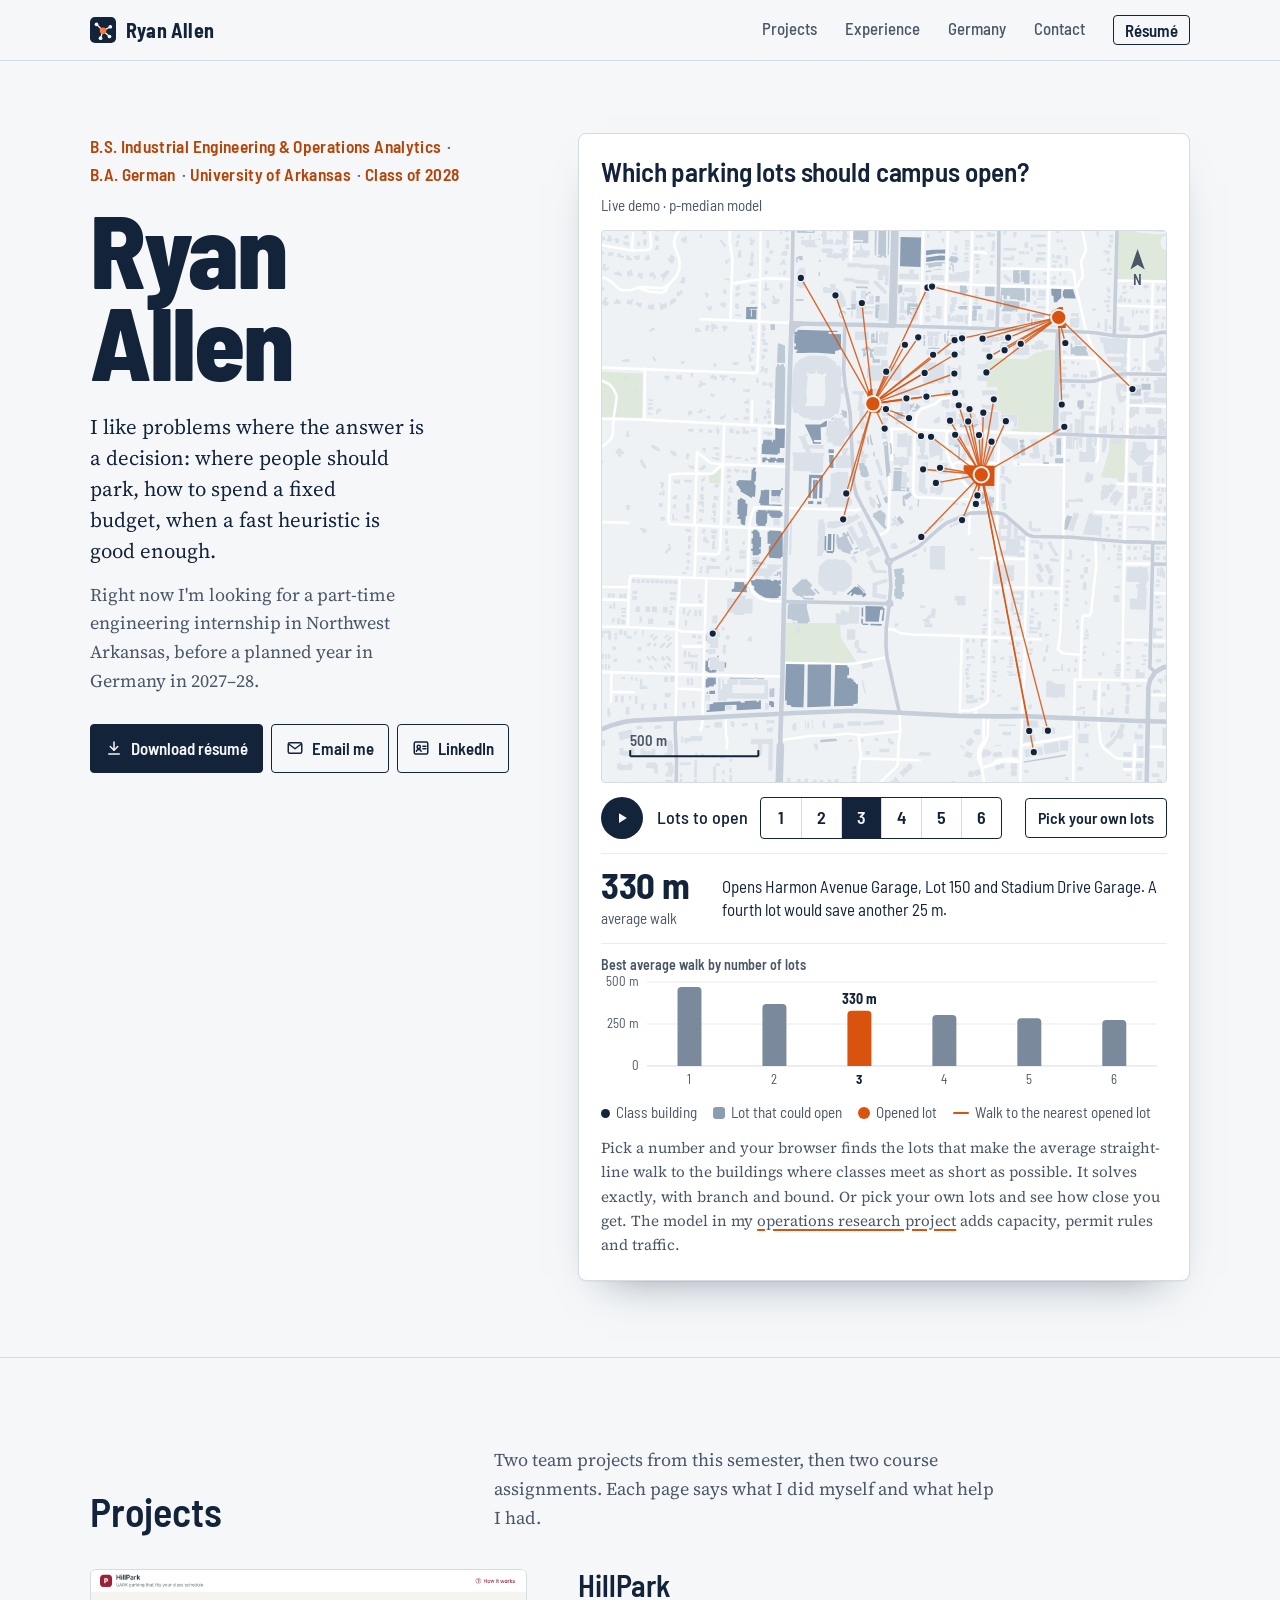
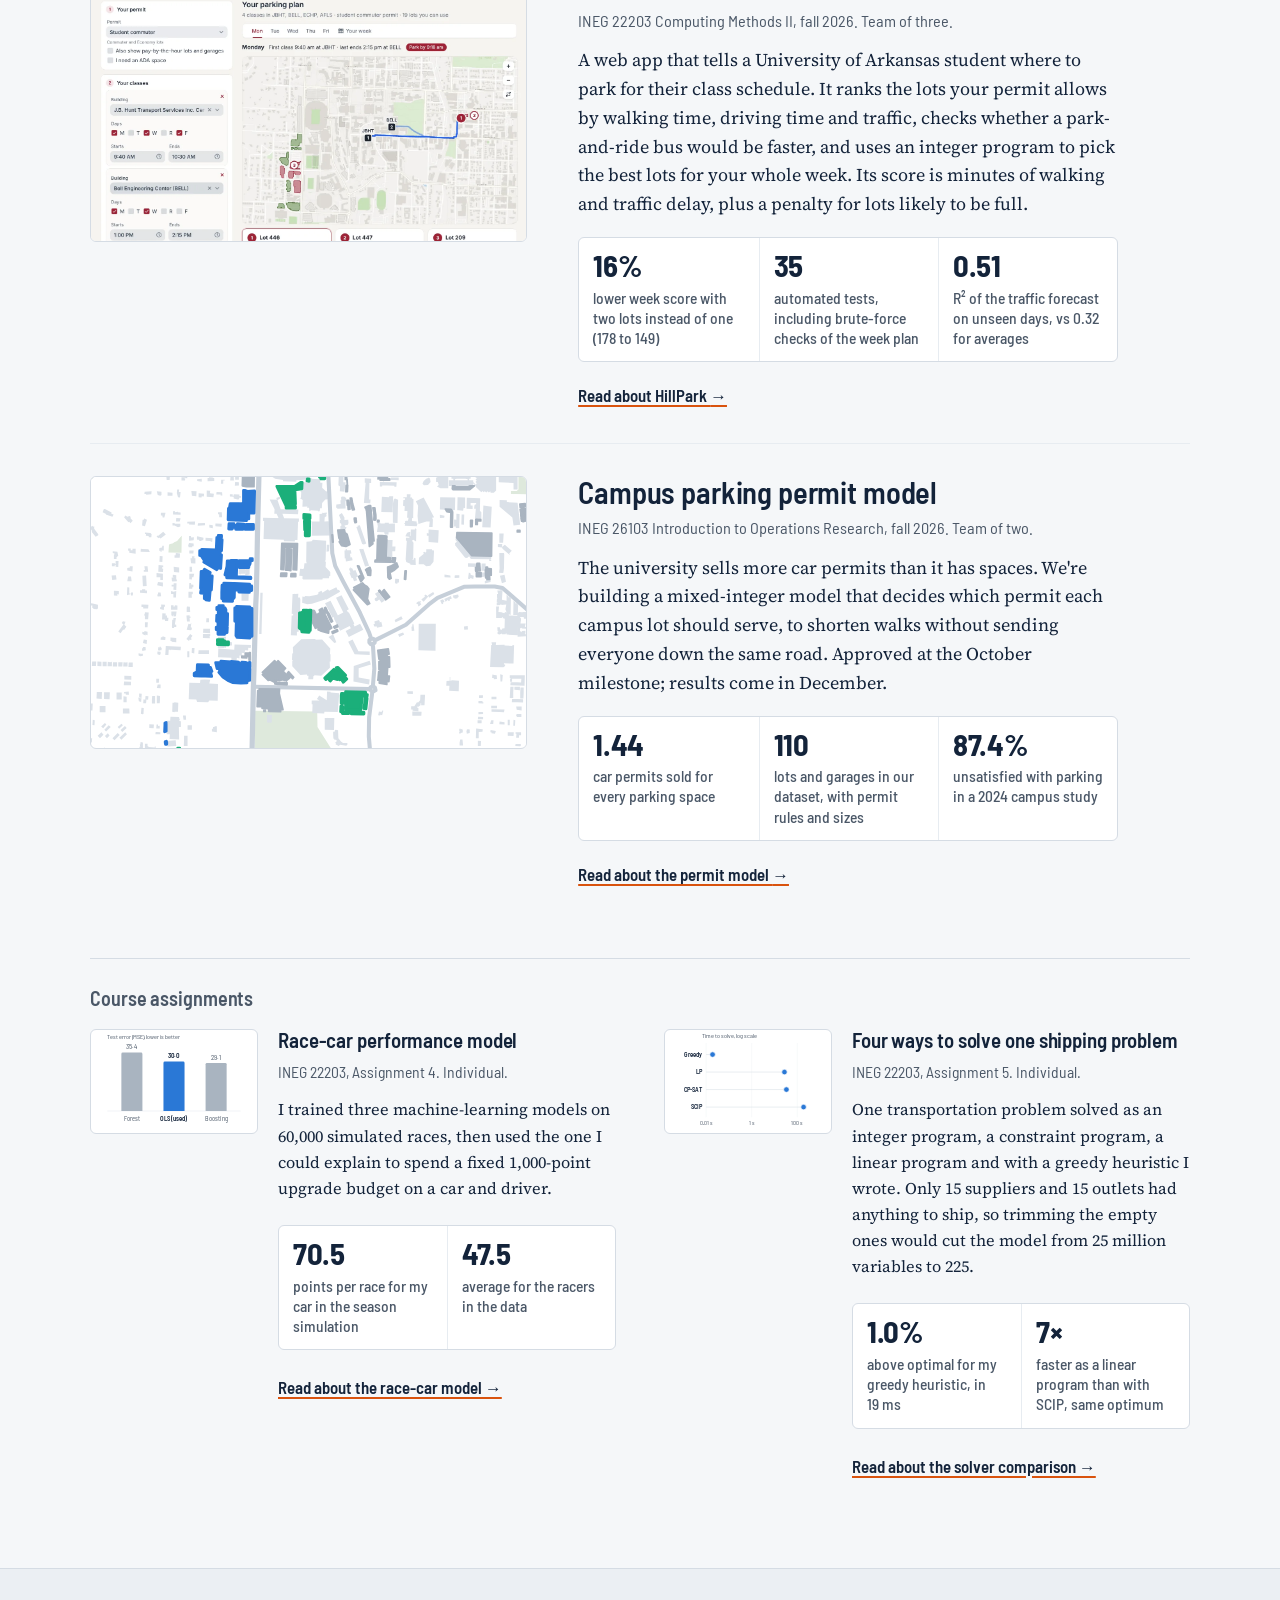
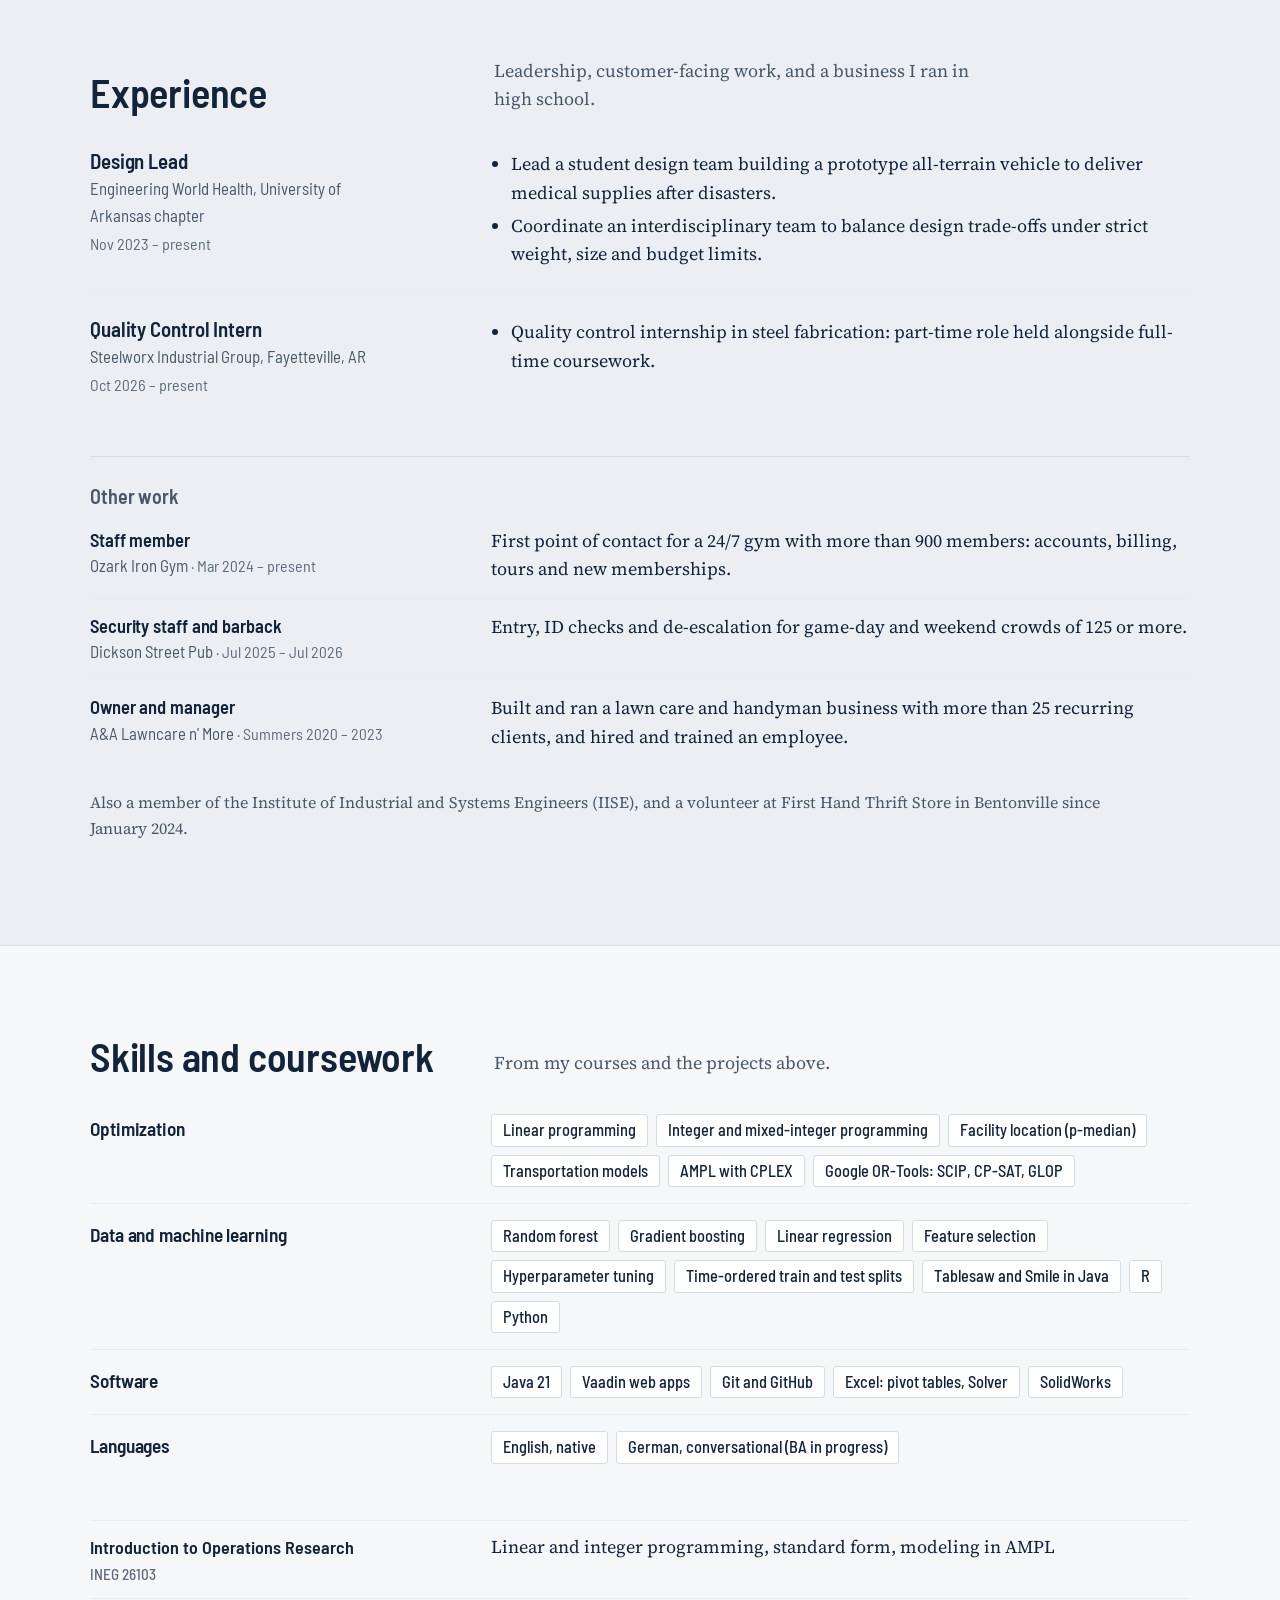
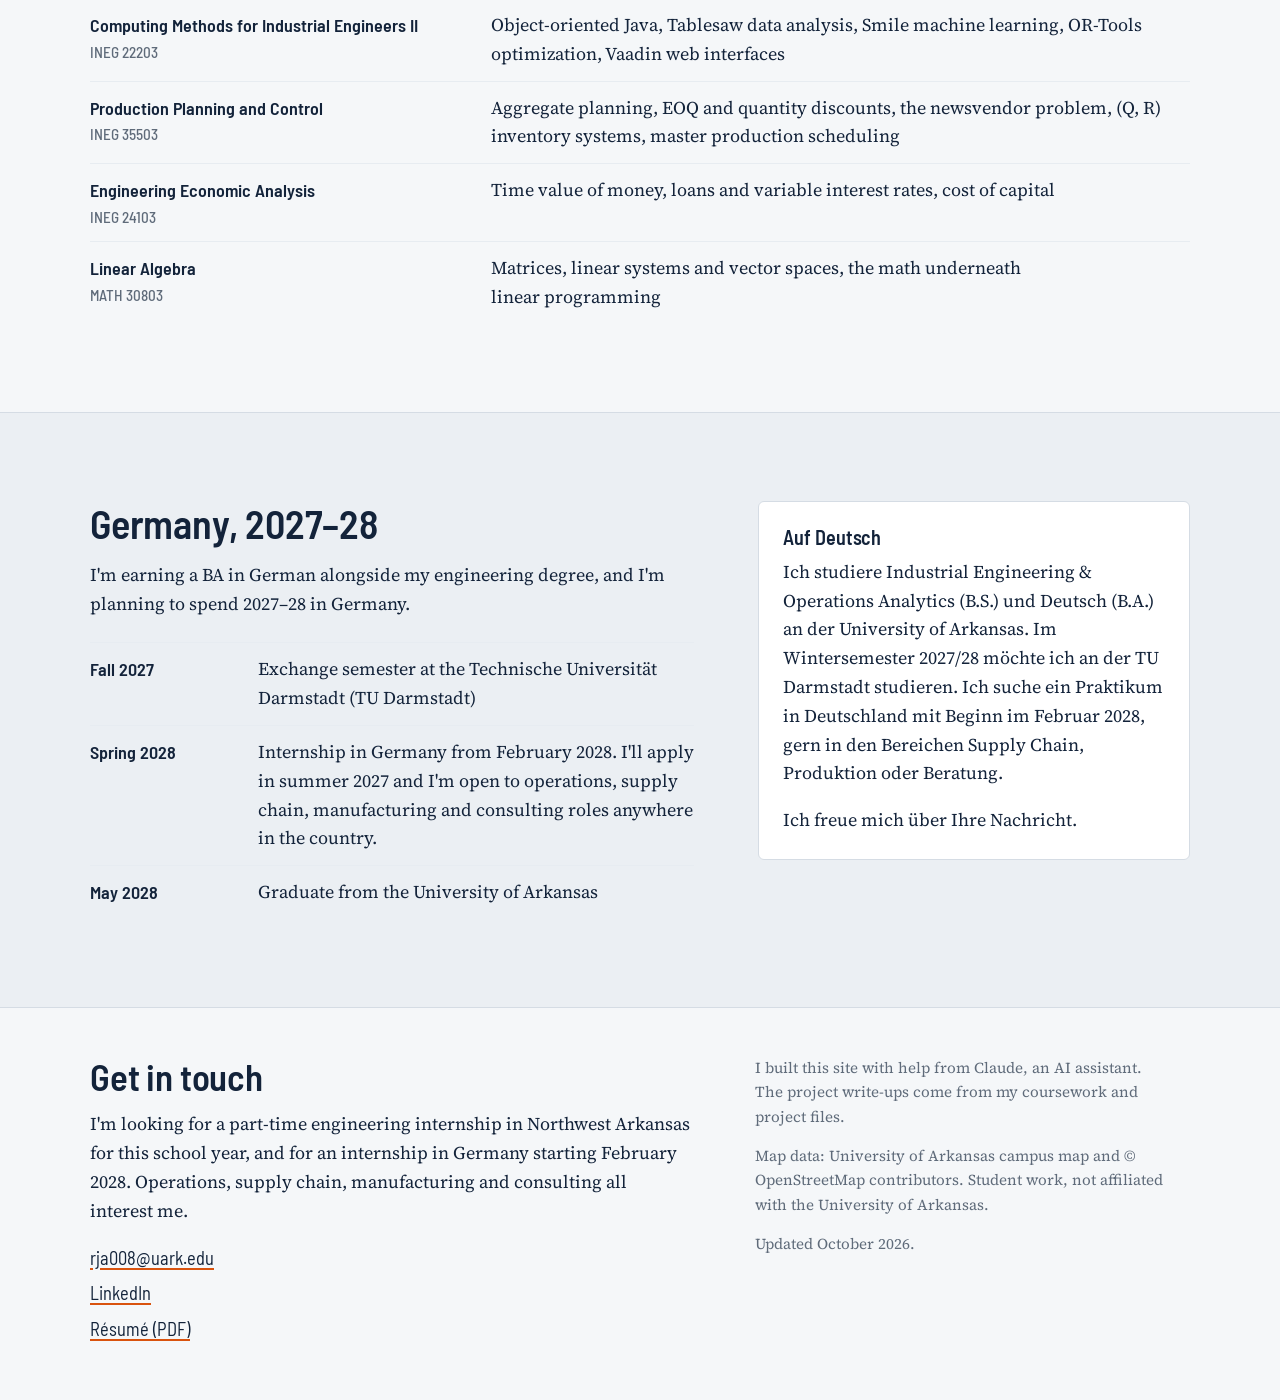
<file: index.html>
<!doctype html>
<html lang="en">
<head>
<meta charset="utf-8">
<meta name="viewport" content="width=device-width, initial-scale=1">
<title>Ryan Allen | Industrial Engineering Portfolio</title>
<meta name="description" content="Industrial engineering and operations analytics student at the University of Arkansas: optimization, machine learning and decision tools. Class of 2028, heading to Germany in 2027–28.">
<link rel="canonical" href="https://ryanallen2004.github.io/">
<meta property="og:type" content="website">
<meta property="og:title" content="Ryan Allen | Industrial Engineering Portfolio">
<meta property="og:description" content="Industrial engineering and operations analytics student at the University of Arkansas: optimization, machine learning and decision tools. Class of 2028, heading to Germany in 2027–28.">
<meta property="og:url" content="https://ryanallen2004.github.io/">
<meta property="og:image" content="https://ryanallen2004.github.io/og.png">
<meta property="og:image:width" content="1200">
<meta property="og:image:height" content="630">
<meta name="twitter:card" content="summary_large_image">
<meta name="theme-color" content="#F5F7F9">
<link rel="icon" href="favicon.svg" type="image/svg+xml">
<link rel="preconnect" href="https://fonts.googleapis.com">
<link rel="preconnect" href="https://fonts.gstatic.com" crossorigin>
<link rel="stylesheet" href="https://fonts.googleapis.com/css2?family=Barlow+Semi+Condensed:wght@500;600;700;800&family=Source+Serif+4:ital,opsz,wght@0,8..60,400;0,8..60,600;1,8..60,400&display=swap">
<link rel="stylesheet" href="assets/site.css">
</head>
<body>
<a class="skip" href="#main">Skip to content</a>
<header class="top">
  <div class="wrap">
    <a class="brand" href="./"><svg viewBox="0 0 32 32" aria-hidden="true"><rect width="32" height="32" rx="6" fill="#13233A"/><g stroke="#F5F7F9" stroke-width="1.6" stroke-linecap="round"><path d="M16 17 8 9M16 17l9-5M16 17l-3 9M16 17l8 7"/></g><g fill="#F5F7F9"><circle cx="8" cy="9" r="2.3"/><circle cx="25" cy="12" r="2.3"/><circle cx="13" cy="26" r="2.3"/><circle cx="24" cy="24" r="2.3"/></g><circle cx="16" cy="17" r="4" fill="#FF7A33"/></svg>Ryan Allen</a>
    <nav aria-label="Main"><ul><li class=""><a href="#projects">Projects</a></li><li class="opt"><a href="#experience">Experience</a></li><li class="opt"><a href="#germany">Germany</a></li><li class=""><a href="#contact">Contact</a></li><li class="cta"><a href="assets/Ryan_Allen_Resume.pdf">Résumé</a></li></ul></nav>
  </div>
</header>
<main id="main">

<section class="hero" aria-labelledby="name">
  <div class="wrap">
    <div class="intro">
      <p class="eyebrow"><span>B.S. Industrial Engineering &amp; Operations Analytics<i aria-hidden="true">·</i></span> <span>B.A. German<i aria-hidden="true">·</i></span> <span>University of Arkansas<i aria-hidden="true">·</i></span> <span>Class of 2028</span></p>
      <h1 id="name"><span>Ryan</span><span>Allen</span></h1>
      <p class="lead">I like problems where the answer is a decision: where people should park, how to spend a fixed budget, when a fast heuristic is good enough.</p>
      <p class="sub">Right now I'm looking for a part-time engineering internship in Northwest Arkansas, before a planned year in Germany in 2027–28.</p>
      <div class="actions">
        <a class="btn primary" href="assets/Ryan_Allen_Resume.pdf"><svg viewBox="0 0 24 24" fill="none" stroke="currentColor" stroke-width="2" stroke-linecap="round" stroke-linejoin="round" aria-hidden="true"><path d="M12 4v11"/><path d="m7 10 5 5 5-5"/><path d="M5 20h14"/></svg>Download résumé</a>
        <a class="btn" href="mailto:rja008@uark.edu"><svg viewBox="0 0 24 24" fill="none" stroke="currentColor" stroke-width="2" stroke-linecap="round" stroke-linejoin="round" aria-hidden="true"><rect x="3" y="5" width="18" height="14" rx="2"/><path d="m4 7 8 6 8-6"/></svg>Email me</a>
        <a class="btn" href="https://www.linkedin.com/in/ryan-allen-693738390"><svg viewBox="0 0 24 24" fill="none" stroke="currentColor" stroke-width="2" stroke-linecap="round" stroke-linejoin="round" aria-hidden="true"><rect x="3" y="4" width="18" height="16" rx="2"/><circle cx="9" cy="10.5" r="2.2"/><path d="M5.8 16.4c.6-1.7 1.7-2.5 3.2-2.5s2.6.8 3.2 2.5"/><path d="M14.5 9.5h4M14.5 13h4"/></svg>LinkedIn</a>
      </div>
    </div>
    <figure class="solver panel" id="solver" data-src="assets/hero-data.json" data-view="1000 230 2200 2150">
      <div class="solver-head"><h2 class="solver-title">Which parking lots should campus open?</h2><p class="solver-tag">Live demo · p-median model</p></div>
      <div class="solver-frame"></div>
      <div class="solver-controls">
        <button type="button" class="play" id="solver-play" aria-label="Play: open one lot at a time"><svg viewBox="0 0 24 24" aria-hidden="true"><path class="i-play" d="M8 5.5v13l10.5-6.5z" fill="currentColor"/><path class="i-pause" d="M7 5h3.6v14H7zM13.4 5H17v14h-3.6z" fill="currentColor"/></svg></button>
        <div class="kpick"><span id="k-label">Lots to open</span><div class="seg" role="radiogroup" aria-labelledby="k-label"><button type="button" role="radio" data-k="1" aria-checked="false" tabindex="-1">1</button><button type="button" role="radio" data-k="2" aria-checked="false" tabindex="-1">2</button><button type="button" role="radio" data-k="3" aria-checked="true" tabindex="0">3</button><button type="button" role="radio" data-k="4" aria-checked="false" tabindex="-1">4</button><button type="button" role="radio" data-k="5" aria-checked="false" tabindex="-1">5</button><button type="button" role="radio" data-k="6" aria-checked="false" tabindex="-1">6</button></div></div>
        <button type="button" class="btn small pick" id="solver-pick">Pick your own lots</button>
      </div>
      <div class="solver-result" aria-live="polite">
        <p class="avgwalk"><strong id="solver-walk">&nbsp;</strong><span>average walk</span></p>
        <p class="say" id="solver-say"></p>
      </div>
      <div class="curve" id="solver-curve"></div>
      <ul class="legend solver-key" aria-label="Map key">
        <li><span class="sw dot"></span>Class building</li>
        <li><span class="sw"></span>Lot that could open</li>
        <li><span class="sw open"></span>Opened lot</li>
        <li><span class="sw walk"></span>Walk to the nearest opened lot</li>
      </ul>
      <figcaption>Pick a number and your browser finds the lots that make the average straight-line walk to the buildings where classes meet as short as possible. It solves exactly, with branch and bound. Or pick your own lots and see how close you get. The model in my <a href="parking-model/">operations research project</a> adds capacity, permit rules and traffic.</figcaption>
    </figure>
  </div>
</section>

<section class="section" id="projects" aria-labelledby="projects-h">
  <div class="wrap">
    <div class="section-head">
      <h2 id="projects-h">Projects</h2>
      <p>Two team projects from this semester, then two course assignments. Each page says what I did myself and what help I had.</p>
    </div>
    <ul class="work">
      <li>
        <a class="thumb" href="hillpark/" tabindex="-1" aria-hidden="true"><img src="assets/img/hillpark-plan.webp" alt="" width="1360" height="900" loading="lazy" decoding="async"></a>
        <div>
          <h3><a href="hillpark/">HillPark</a></h3>
          <p class="meta">INEG 22203 Computing Methods II, fall 2026. Team of three.</p>
          <p>A web app that tells a University of Arkansas student where to park for their class schedule. It ranks the lots your permit allows by walking time, driving time and traffic, checks whether a park-and-ride bus would be faster, and uses an integer program to pick the best lots for your whole week. Its score is minutes of walking and traffic delay, plus a penalty for lots likely to be full.</p>
          <ul class="stats">
            <li><b>16%</b><span>lower week score with two lots instead of one (178 to 149)</span></li>
            <li><b>35</b><span>automated tests, including brute-force checks of the week plan</span></li>
            <li><b>0.51</b><span>R² of the traffic forecast on unseen days, vs 0.32 for averages</span></li>
          </ul>
          <a class="more" href="hillpark/">Read about HillPark <span aria-hidden="true">→</span></a>
        </div>
      </li>
      <li>
        <a class="thumb mapbox" href="parking-model/" tabindex="-1" aria-hidden="true" data-lotmap="assets/hero-data.json" data-view="1150 950 1500 940" data-thumb></a>
        <div>
          <h3><a href="parking-model/">Campus parking permit model</a></h3>
          <p class="meta">INEG 26103 Introduction to Operations Research, fall 2026. Team of two.</p>
          <p>The university sells more car permits than it has spaces. We're building a mixed-integer model that decides which permit each campus lot should serve, to shorten walks without sending everyone down the same road. Approved at the October milestone; results come in December.</p>
          <ul class="stats">
            <li><b>1.44</b><span>car permits sold for every parking space</span></li>
            <li><b>110</b><span>lots and garages in our dataset, with permit rules and sizes</span></li>
            <li><b>87.4%</b><span>unsatisfied with parking in a 2024 campus study</span></li>
          </ul>
          <a class="more" href="parking-model/">Read about the permit model <span aria-hidden="true">→</span></a>
        </div>
      </li>
    </ul>
    <h3 class="subhead">Course assignments</h3>
    <ul class="work-small">
      <li>
        <a class="thumb" href="race-car/" tabindex="-1" aria-hidden="true"><svg class="chart" viewBox="0 0 480 300" aria-hidden="true" focusable="false"><line class="axis" x1="46" y1="236" x2="434" y2="236"/><path class="bar muted" d="M86.7,236 V69.6 Q86.7,65.6 90.7,65.6 H144.0 Q148.0,65.6 148.0,69.6 V236 Z"/><text x="117.3" y="55.6" text-anchor="middle" style="font-size:20px">35.4</text><text x="117.3" y="266" text-anchor="middle" style="font-size:19px">Forest</text><path class="bar" d="M209.3,236 V95.8 Q209.3,91.8 213.3,91.8 H266.7 Q270.7,91.8 270.7,95.8 V236 Z"/><text class="lbl" x="240.0" y="81.8" text-anchor="middle" style="font-size:20px">30.0</text><text class="lbl" x="240.0" y="266" text-anchor="middle" style="font-size:19px">OLS (used)</text><path class="bar muted" d="M332.0,236 V100.1 Q332.0,96.1 336.0,96.1 H389.3 Q393.3,96.1 393.3,100.1 V236 Z"/><text x="362.7" y="86.1" text-anchor="middle" style="font-size:20px">29.1</text><text x="362.7" y="266" text-anchor="middle" style="font-size:19px">Boosting</text><text x="46" y="26" style="font-size:18px">Test error (MSE), lower is better</text></svg></a>
        <h4><a href="race-car/">Race-car performance model</a></h4>
        <p class="meta">INEG 22203, Assignment 4. Individual.</p>
        <p>I trained three machine-learning models on 60,000 simulated races, then used the one I could explain to spend a fixed 1,000-point upgrade budget on a car and driver.</p>
        <ul class="stats">
          <li><b>70.5</b><span>points per race for my car in the season simulation</span></li>
          <li><b>47.5</b><span>average for the racers in the data</span></li>
        </ul>
        <a class="more" href="race-car/">Read about the race-car model <span aria-hidden="true">→</span></a>
      </li>
      <li>
        <a class="thumb" href="transportation/" tabindex="-1" aria-hidden="true"><svg class="chart" viewBox="0 0 480 300" aria-hidden="true" focusable="false"><line class="grid" x1="118.0" y1="38" x2="118.0" y2="254"/><text x="118.0" y="278" text-anchor="middle" style="font-size:17px">0.01 s</text><line class="grid" x1="250.8" y1="38" x2="250.8" y2="254"/><text x="250.8" y="278" text-anchor="middle" style="font-size:17px">1 s</text><line class="grid" x1="383.6" y1="38" x2="383.6" y2="254"/><text x="383.6" y="278" text-anchor="middle" style="font-size:17px">100 s</text><line x1="118" y1="71.5" x2="136.8" y2="71.5" style="stroke:var(--rule);stroke-width:1.5"/><text class="lbl" x="106" y="77.5" text-anchor="end" style="font-size:19px">Greedy</text><circle class="dot" cx="136.8" cy="71.5" r="8"/><line x1="118" y1="122.5" x2="346.2" y2="122.5" style="stroke:var(--rule);stroke-width:1.5"/><text class="lbl" x="106" y="128.5" text-anchor="end" style="font-size:19px">LP</text><circle class="dot" cx="346.2" cy="122.5" r="8"/><line x1="118" y1="173.5" x2="351.9" y2="173.5" style="stroke:var(--rule);stroke-width:1.5"/><text class="lbl" x="106" y="179.5" text-anchor="end" style="font-size:19px">CP-SAT</text><circle class="dot" cx="351.9" cy="173.5" r="8"/><line x1="118" y1="224.5" x2="401.9" y2="224.5" style="stroke:var(--rule);stroke-width:1.5"/><text class="lbl" x="106" y="230.5" text-anchor="end" style="font-size:19px">SCIP</text><circle class="dot" cx="401.9" cy="224.5" r="8"/><text x="106" y="24" style="font-size:18px">Time to solve, log scale</text></svg></a>
        <h4><a href="transportation/">Four ways to solve one shipping problem</a></h4>
        <p class="meta">INEG 22203, Assignment 5. Individual.</p>
        <p>One transportation problem solved as an integer program, a constraint program, a linear program and with a greedy heuristic I wrote. Only 15 suppliers and 15 outlets had anything to ship, so trimming the empty ones would cut the model from 25 million variables to 225.</p>
        <ul class="stats">
          <li><b>1.0%</b><span>above optimal for my greedy heuristic, in 19 ms</span></li>
          <li><b>7×</b><span>faster as a linear program than with SCIP, same optimum</span></li>
        </ul>
        <a class="more" href="transportation/">Read about the solver comparison <span aria-hidden="true">→</span></a>
      </li>
    </ul>
  </div>
</section>

<section class="section shade" id="experience" aria-labelledby="experience-h">
  <div class="wrap">
    <div class="section-head">
      <h2 id="experience-h">Experience</h2>
      <p>Leadership, customer-facing work, and a business I ran in high school.</p>
    </div>
    <ul class="jobs">
      <li>
        <div><h3>Design Lead</h3><p class="org">Engineering World Health, University of Arkansas chapter</p><p class="when">Nov 2023 – present</p></div>
        <ul>
          <li>Lead a student design team building a prototype all-terrain vehicle to deliver medical supplies after disasters.</li>
          <li>Coordinate an interdisciplinary team to balance design trade-offs under strict weight, size and budget limits.</li>
        </ul>
      </li>
      <li>
        <div><h3>Quality Control Intern</h3><p class="org">Steelworx Industrial Group, Fayetteville, AR</p><p class="when">Oct 2026 – present</p></div>
        <ul>
          <li>Quality control internship in steel fabrication: part-time role held alongside full-time coursework.</li>
        </ul>
      </li>
    </ul>
    <h3 class="subhead">Other work</h3>
    <ul class="jobs brief">
      <li><div><h4>Staff member</h4><p class="org">Ozark Iron Gym <span class="when">· Mar 2024 – present</span></p></div><p>First point of contact for a 24/7 gym with more than 900 members: accounts, billing, tours and new memberships.</p></li>
      <li><div><h4>Security staff and barback</h4><p class="org">Dickson Street Pub <span class="when">· Jul 2025 – Jul 2026</span></p></div><p>Entry, ID checks and de-escalation for game-day and weekend crowds of 125 or more.</p></li>
      <li><div><h4>Owner and manager</h4><p class="org">A&amp;A Lawncare n' More <span class="when">· Summers 2020 – 2023</span></p></div><p>Built and ran a lawn care and handyman business with more than 25 recurring clients, and hired and trained an employee.</p></li>
    </ul>
    <p class="note" style="margin-top:24px">Also a member of the Institute of Industrial and Systems Engineers (IISE), and a volunteer at First Hand Thrift Store in Bentonville since January 2024.</p>
  </div>
</section>

<section class="section" id="skills" aria-labelledby="skills-h">
  <div class="wrap">
    <div class="section-head">
      <h2 id="skills-h">Skills and coursework</h2>
      <p>From my courses and the projects above.</p>
    </div>
    <div class="skillrows">
      <div><h3>Optimization</h3><ul class="tags">
        <li>Linear programming</li><li>Integer and mixed-integer programming</li><li>Facility location (p-median)</li><li>Transportation models</li><li>AMPL with CPLEX</li><li>Google OR-Tools: SCIP, CP-SAT, GLOP</li></ul></div>
      <div><h3>Data and machine learning</h3><ul class="tags">
        <li>Random forest</li><li>Gradient boosting</li><li>Linear regression</li><li>Feature selection</li><li>Hyperparameter tuning</li><li>Time-ordered train and test splits</li><li>Tablesaw and Smile in Java</li><li>R</li><li>Python</li></ul></div>
      <div><h3>Software</h3><ul class="tags">
        <li>Java 21</li><li>Vaadin web apps</li><li>Git and GitHub</li><li>Excel: pivot tables, Solver</li><li>SolidWorks</li></ul></div>
      <div><h3>Languages</h3><ul class="tags">
        <li>English, native</li><li>German, conversational (BA in progress)</li></ul></div>
    </div>
    <ul class="courses" aria-label="Relevant courses">
      <li><span class="c">Introduction to Operations Research<small>INEG 26103</small></span><span>Linear and integer programming, standard form, modeling in AMPL</span></li>
      <li><span class="c">Computing Methods for Industrial Engineers II<small>INEG 22203</small></span><span>Object-oriented Java, Tablesaw data analysis, Smile machine learning, OR-Tools optimization, Vaadin web interfaces</span></li>
      <li><span class="c">Production Planning and Control<small>INEG 35503</small></span><span>Aggregate planning, EOQ and quantity discounts, the newsvendor problem, (Q, R) inventory systems, master production scheduling</span></li>
      <li><span class="c">Engineering Economic Analysis<small>INEG 24103</small></span><span>Time value of money, loans and variable interest rates, cost of capital</span></li>
      <li><span class="c">Linear Algebra<small>MATH 30803</small></span><span>Matrices, linear systems and vector spaces, the math underneath linear programming</span></li>
    </ul>
  </div>
</section>

<section class="section shade" id="germany" aria-labelledby="germany-h">
  <div class="wrap de">
    <div>
      <h2 id="germany-h">Germany, 2027–28</h2>
      <p style="margin-top:16px">I'm earning a BA in German alongside my engineering degree, and I'm planning to spend 2027–28 in Germany.</p>
      <ul class="plan">
        <li><span class="when">Fall 2027</span><span>Exchange semester at the Technische Universität Darmstadt (TU Darmstadt)</span></li>
        <li><span class="when">Spring 2028</span><span>Internship in Germany from February 2028. I'll apply in summer 2027 and I'm open to operations, supply chain, manufacturing and consulting roles anywhere in the country.</span></li>
        <li><span class="when">May 2028</span><span>Graduate from the University of Arkansas</span></li>
      </ul>
    </div>
    <div class="deutsch" lang="de">
      <h3>Auf Deutsch</h3>
      <p>Ich studiere Industrial Engineering &amp; Operations Analytics (B.S.) und Deutsch (B.A.) an der University of Arkansas. Im Wintersemester 2027/28 möchte ich an der TU Darmstadt studieren. Ich suche ein Praktikum in Deutschland mit Beginn im Februar 2028, gern in den Bereichen Supply Chain, Produktion oder Beratung.</p>
      <p>Ich freue mich über Ihre Nachricht.</p>
    </div>
  </div>
</section>

</main>
<footer class="foot" id="contact">
  <div class="wrap">
    <div>
      <h2>Get in touch</h2>
      <p>I'm looking for a part-time engineering internship in Northwest Arkansas for this school year, and for an internship in Germany starting February 2028. Operations, supply chain, manufacturing and consulting all interest me.</p>
      <ul class="contact">
        <li><a href="mailto:rja008@uark.edu">rja008@uark.edu</a></li>
        <li><a href="https://www.linkedin.com/in/ryan-allen-693738390">LinkedIn</a></li>
        <li><a href="assets/Ryan_Allen_Resume.pdf">Résumé (PDF)</a></li>
      </ul>
    </div>
    <div class="fine">
      <p>I built this site with help from Claude, an AI assistant. The project write-ups come from my coursework and project files.</p>
      <p>Map data: University of Arkansas campus map and © OpenStreetMap contributors. Student work, not affiliated with the University of Arkansas.</p>
      <p>Updated October 2026.</p>
    </div>
  </div>
</footer>
<script src="assets/site.js" defer></script>
</body>
</html>
</file>
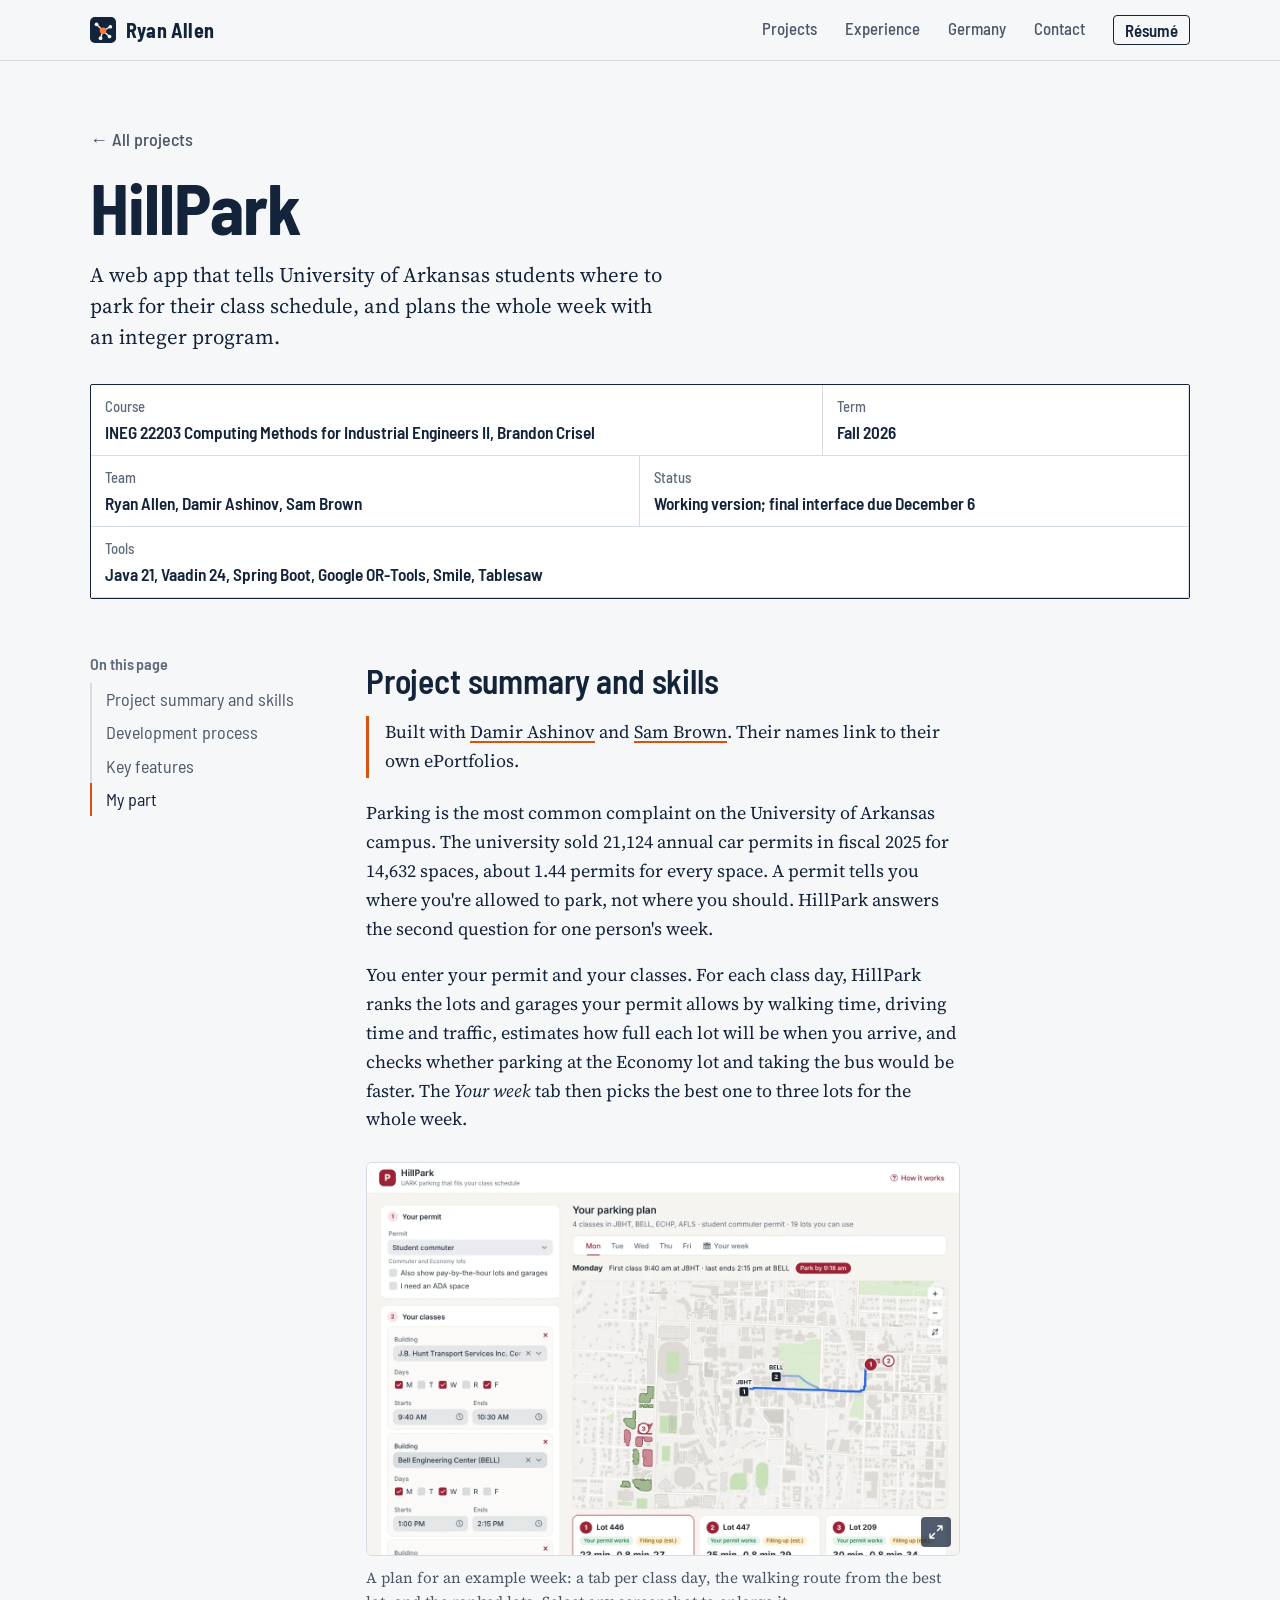
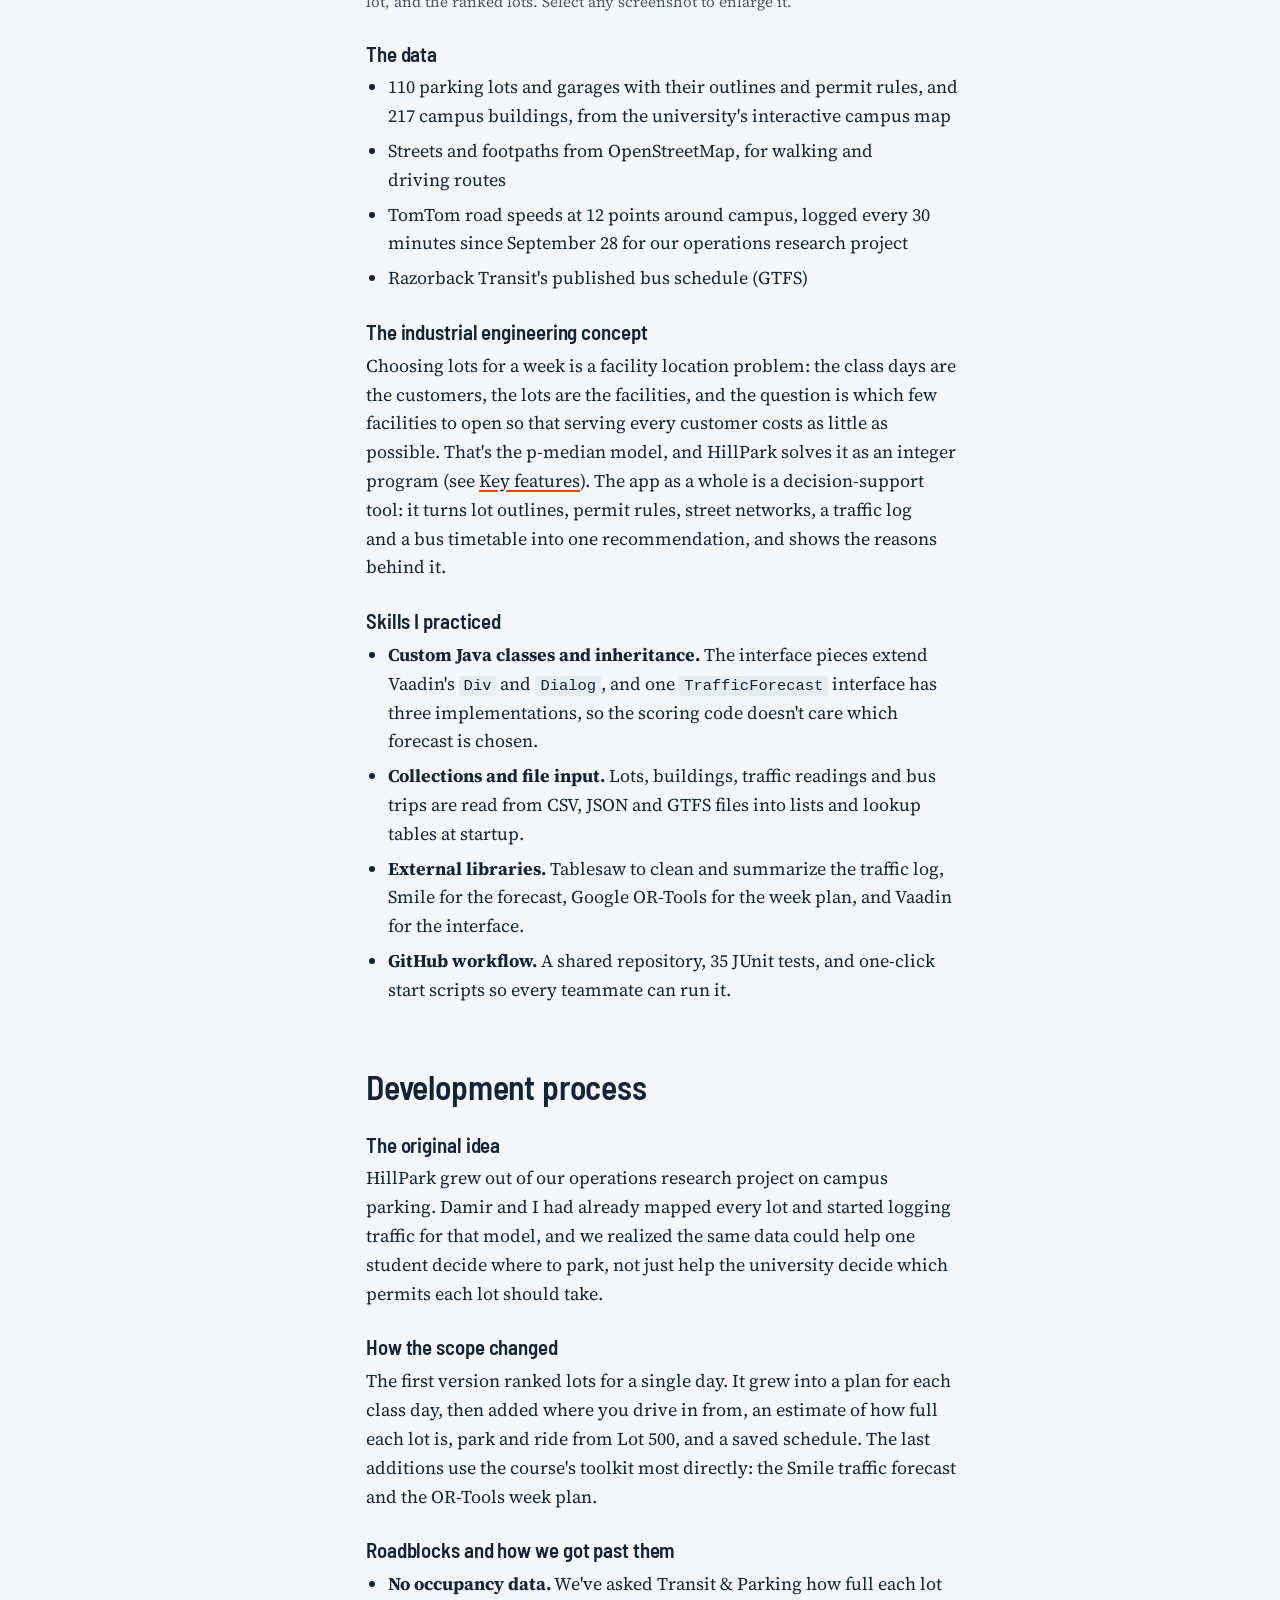
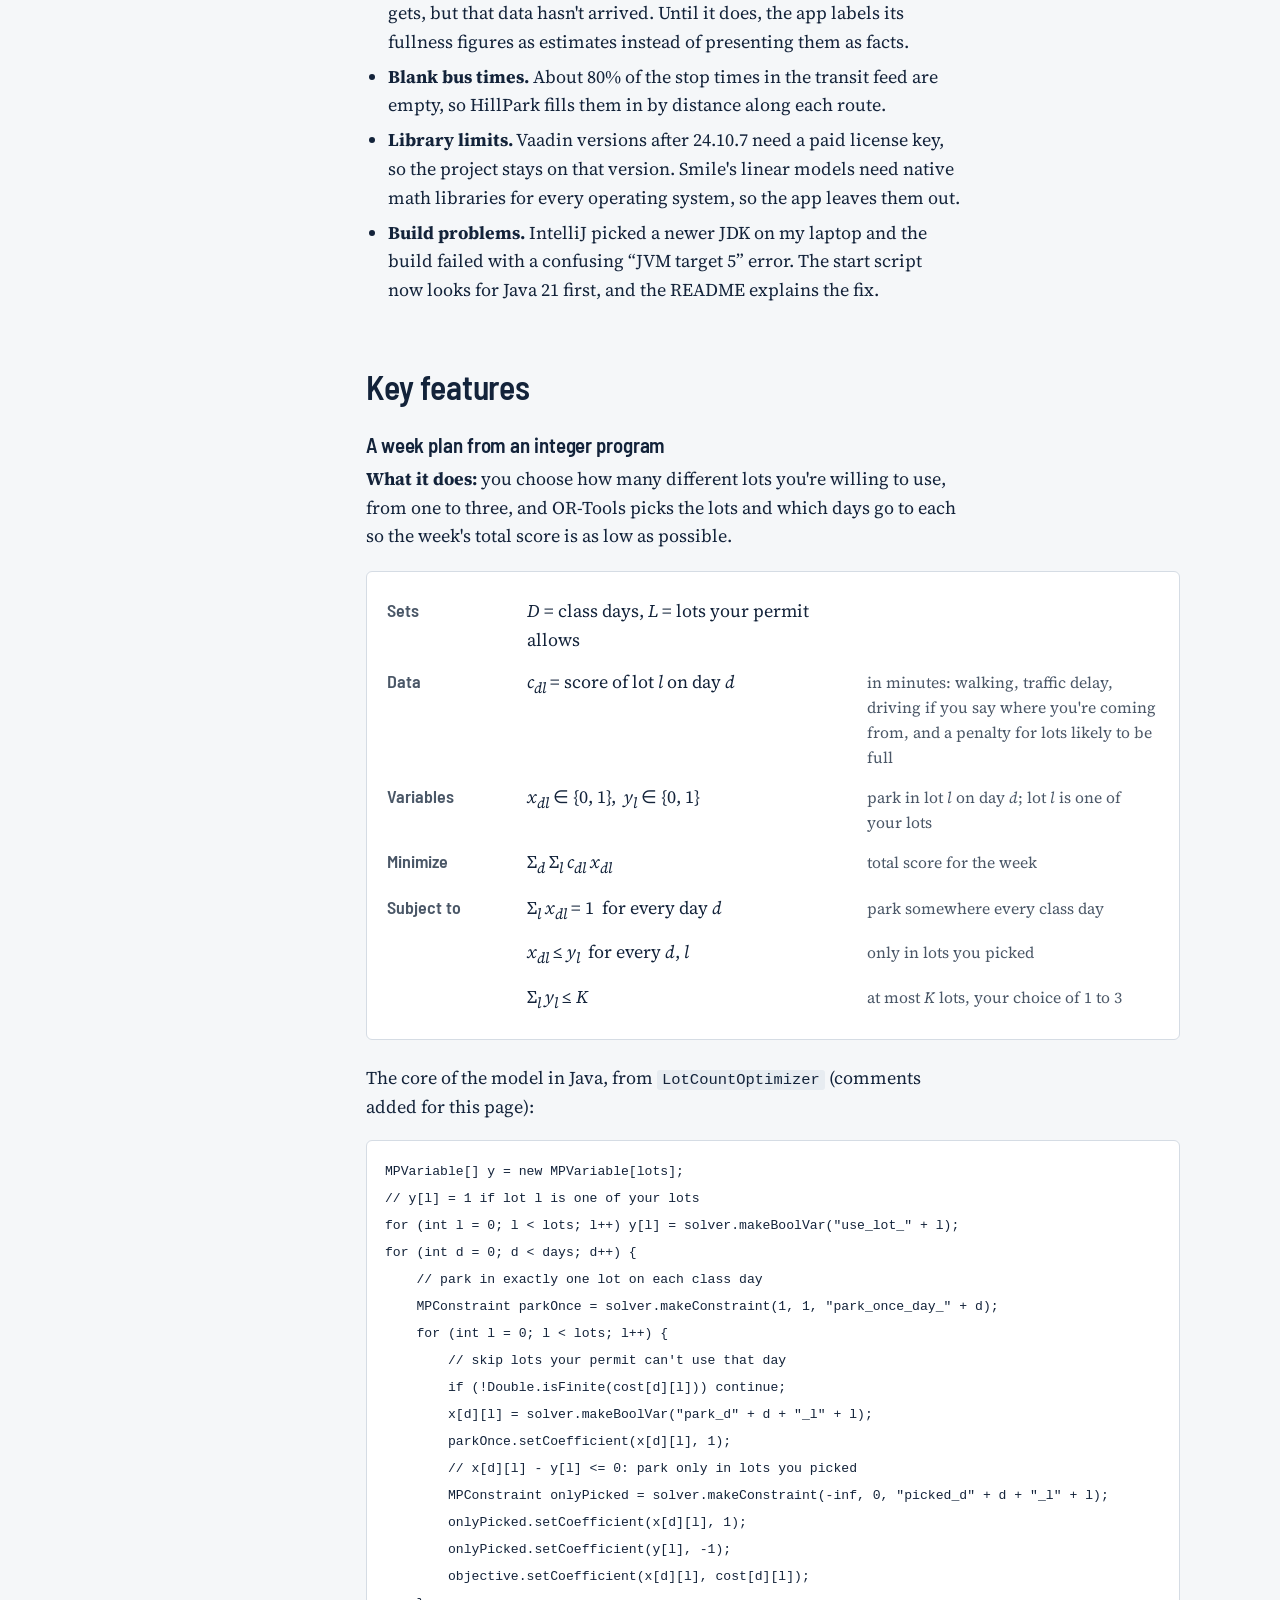
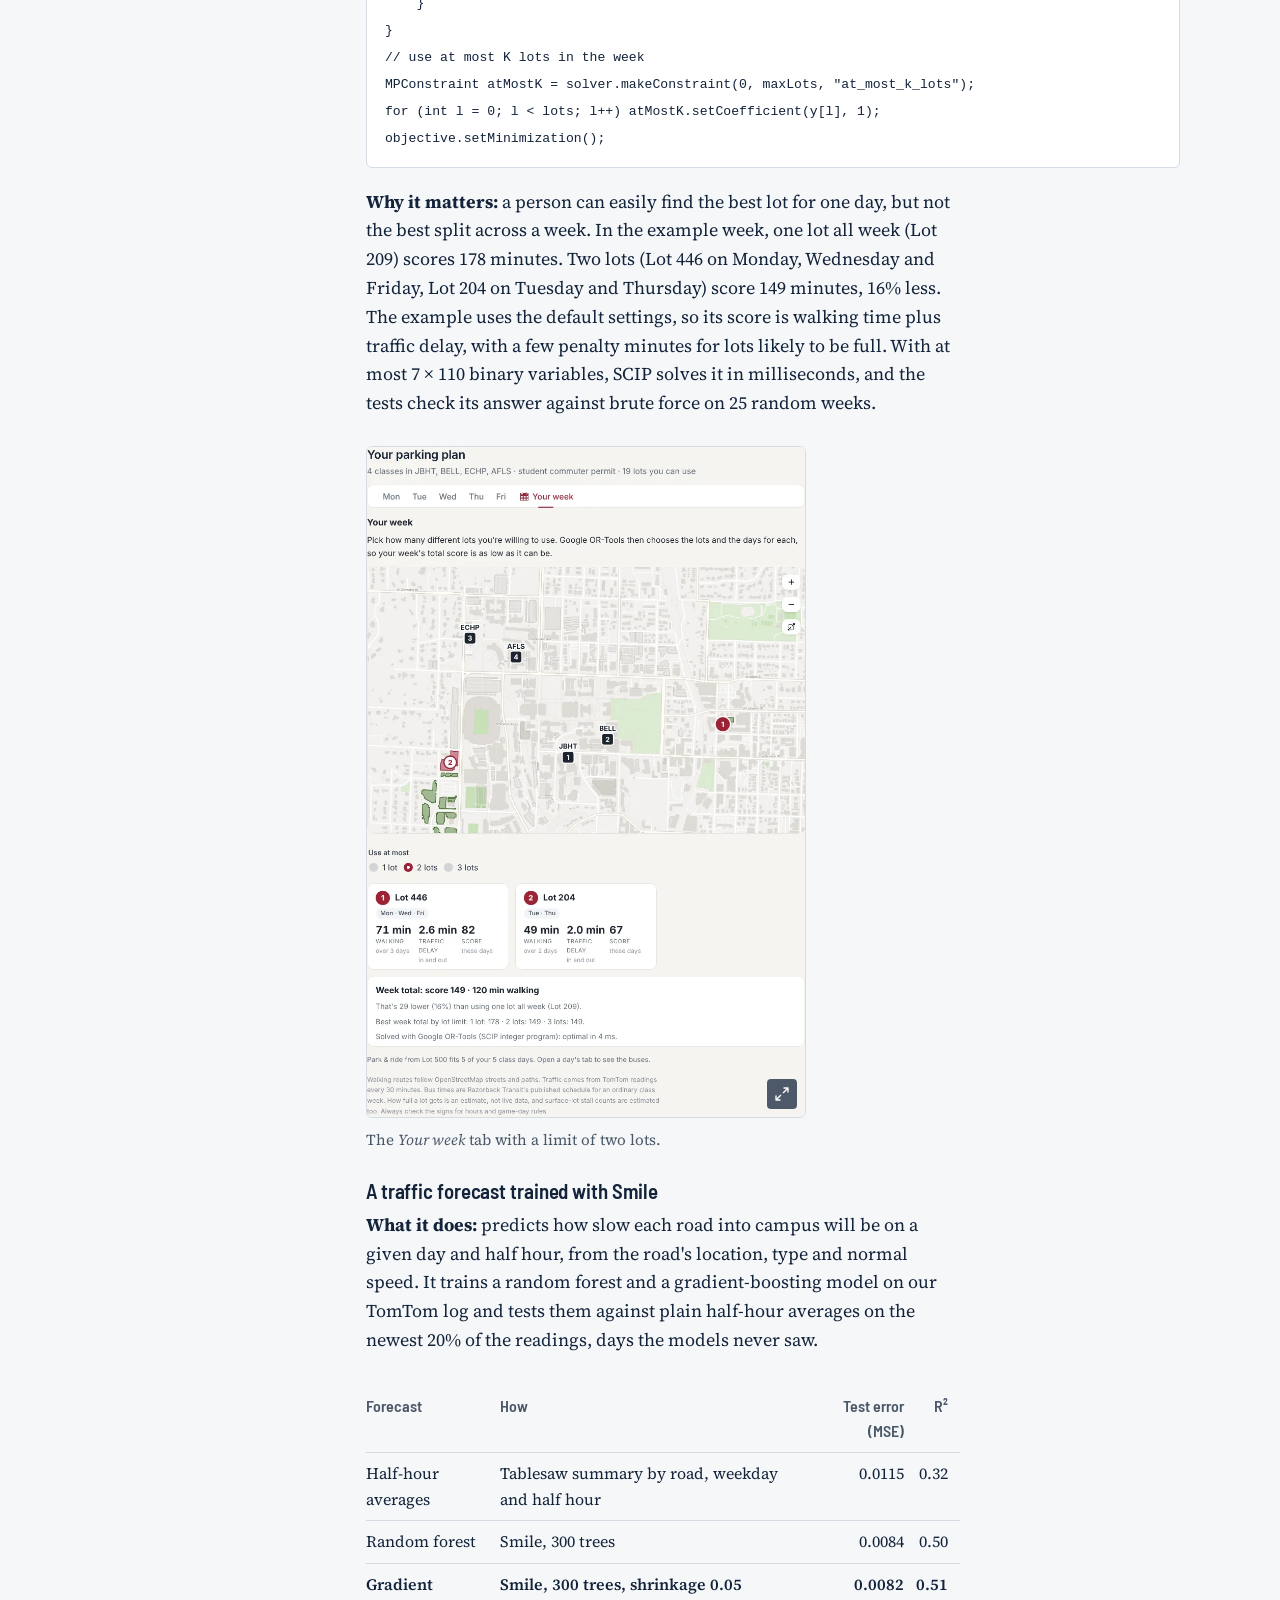
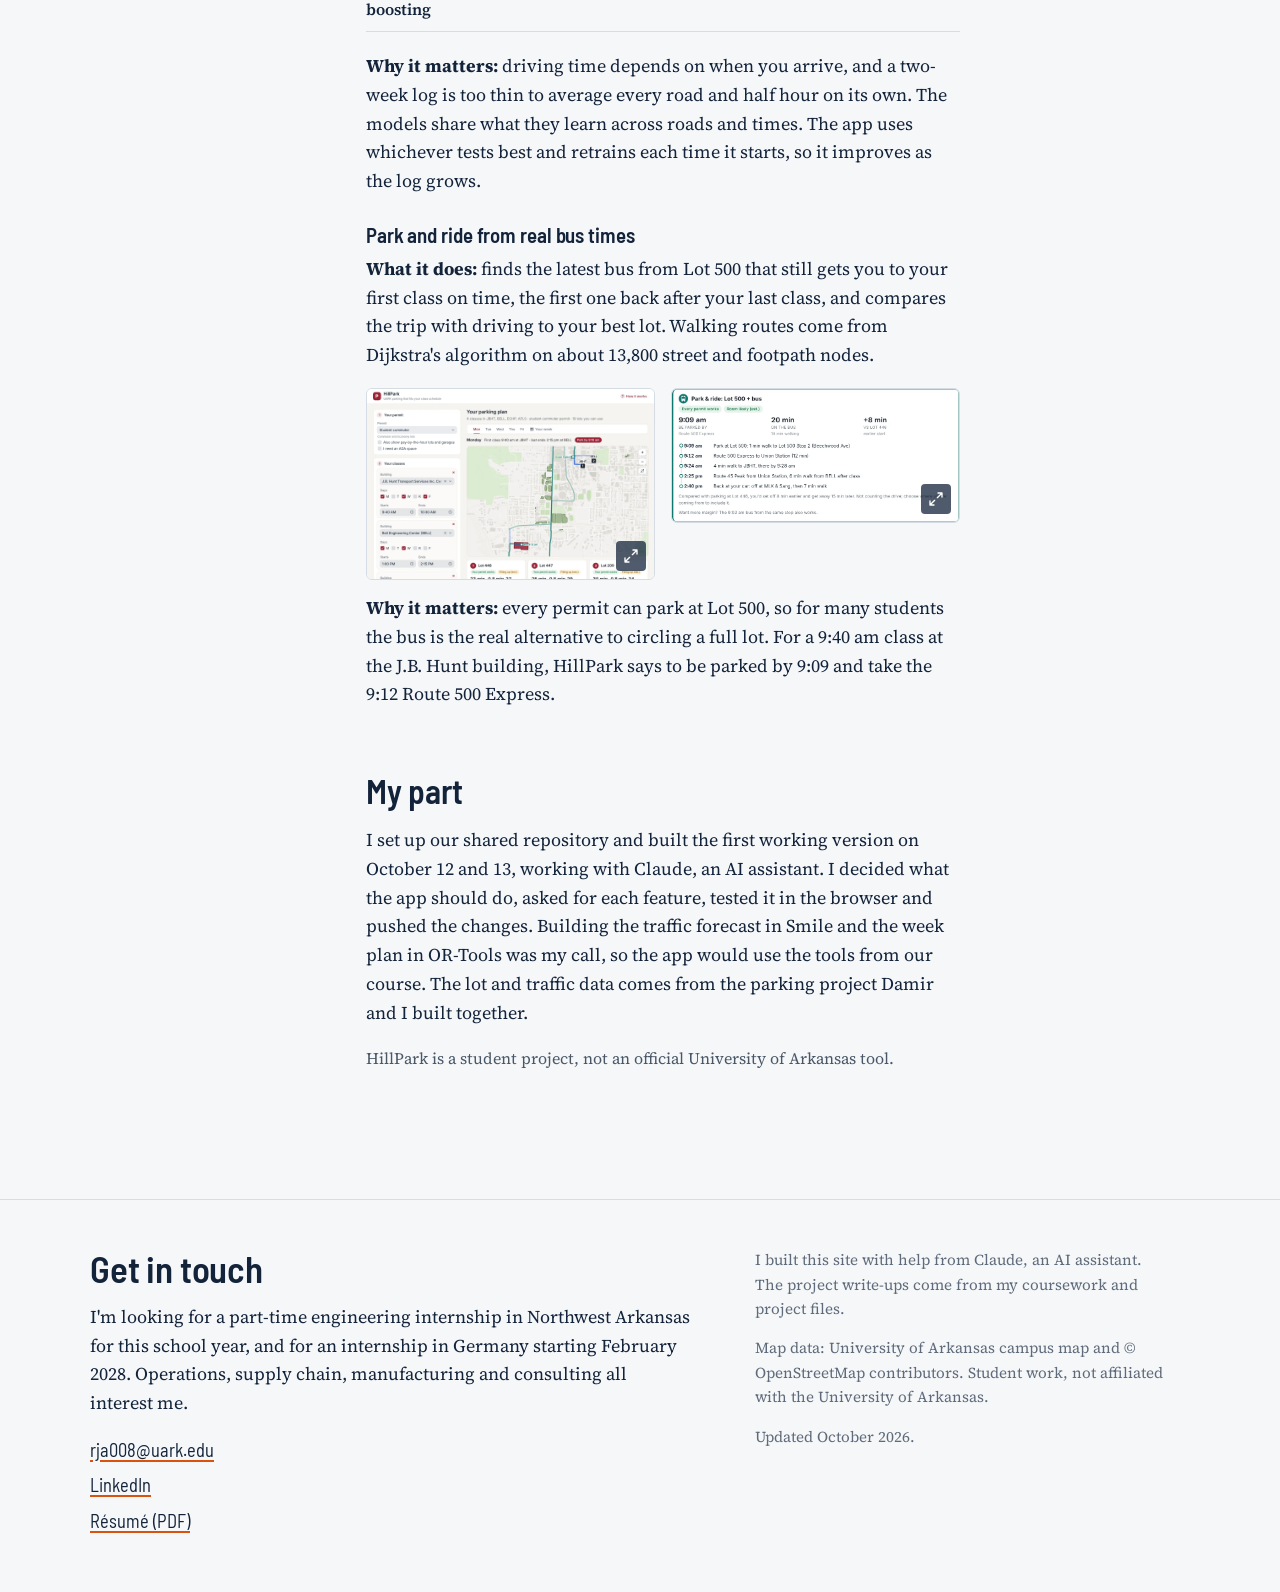
<file: hillpark/index.html>
<!doctype html>
<html lang="en">
<head>
<meta charset="utf-8">
<meta name="viewport" content="width=device-width, initial-scale=1">
<title>HillPark | Ryan Allen</title>
<meta name="description" content="A Java web app that recommends University of Arkansas parking for a class schedule, with an OR-Tools week plan and a Smile traffic forecast.">
<link rel="canonical" href="https://ryanallen2004.github.io/hillpark/">
<meta property="og:type" content="website">
<meta property="og:title" content="HillPark | Ryan Allen">
<meta property="og:description" content="A Java web app that recommends University of Arkansas parking for a class schedule, with an OR-Tools week plan and a Smile traffic forecast.">
<meta property="og:url" content="https://ryanallen2004.github.io/hillpark/">
<meta property="og:image" content="https://ryanallen2004.github.io/og.png">
<meta property="og:image:width" content="1200">
<meta property="og:image:height" content="630">
<meta name="twitter:card" content="summary_large_image">
<meta name="theme-color" content="#F5F7F9">
<link rel="icon" href="../favicon.svg" type="image/svg+xml">
<link rel="preconnect" href="https://fonts.googleapis.com">
<link rel="preconnect" href="https://fonts.gstatic.com" crossorigin>
<link rel="stylesheet" href="https://fonts.googleapis.com/css2?family=Barlow+Semi+Condensed:wght@500;600;700;800&family=Source+Serif+4:ital,opsz,wght@0,8..60,400;0,8..60,600;1,8..60,400&display=swap">
<link rel="stylesheet" href="../assets/site.css">
</head>
<body>
<a class="skip" href="#main">Skip to content</a>
<header class="top">
  <div class="wrap">
    <a class="brand" href="../"><svg viewBox="0 0 32 32" aria-hidden="true"><rect width="32" height="32" rx="6" fill="#13233A"/><g stroke="#F5F7F9" stroke-width="1.6" stroke-linecap="round"><path d="M16 17 8 9M16 17l9-5M16 17l-3 9M16 17l8 7"/></g><g fill="#F5F7F9"><circle cx="8" cy="9" r="2.3"/><circle cx="25" cy="12" r="2.3"/><circle cx="13" cy="26" r="2.3"/><circle cx="24" cy="24" r="2.3"/></g><circle cx="16" cy="17" r="4" fill="#FF7A33"/></svg>Ryan Allen</a>
    <nav aria-label="Main"><ul><li class=""><a href="../#projects">Projects</a></li><li class="opt"><a href="../#experience">Experience</a></li><li class="opt"><a href="../#germany">Germany</a></li><li class=""><a href="#contact">Contact</a></li><li class="cta"><a href="../assets/Ryan_Allen_Resume.pdf">Résumé</a></li></ul></nav>
  </div>
</header>
<main id="main">
<div class="case-head"><div class="wrap">
  <a class="back" href="../#projects"><span aria-hidden="true">←</span> All projects</a>
  <h1>HillPark</h1>
  <p class="standfirst">A web app that tells University of Arkansas students where to park for their class schedule, and plans the whole week with an integer program.</p>
  <dl class="titleblock"><div class="w4"><dt>Course</dt><dd>INEG 22203 Computing Methods for Industrial Engineers II, Brandon Crisel</dd></div><div class="w2"><dt>Term</dt><dd>Fall 2026</dd></div><div class="w3"><dt>Team</dt><dd>Ryan Allen, Damir Ashinov, Sam Brown</dd></div><div class="w3"><dt>Status</dt><dd>Working version; final interface due December 6</dd></div><div class="w6"><dt>Tools</dt><dd>Java 21, Vaadin 24, Spring Boot, Google OR-Tools, Smile, Tablesaw</dd></div></dl>
</div></div>
<div class="wrap case">
  <nav class="toc" aria-label="On this page"><h2>On this page</h2><ol><li><a href="#summary">Project summary and skills</a></li><li><a href="#process">Development process</a></li><li><a href="#features">Key features</a></li><li><a href="#part">My part</a></li></ol></nav>
  <div class="prose"><section id="summary" aria-labelledby="summary-h"><h2 id="summary-h">Project summary and skills</h2>
<p class="callout">Built with <a href="https://damir657.github.io/">Damir Ashinov</a> and <a href="https://sambrown1244.github.io/">Sam Brown</a>. Their names link to their own ePortfolios.</p>
<p>Parking is the most common complaint on the University of Arkansas campus. The university sold 21,124 annual car permits in fiscal 2025 for 14,632 spaces, about 1.44 permits for every space. A permit tells you where you're allowed to park, not where you should. HillPark answers the second question for one person's week.</p>
<p>You enter your permit and your classes. For each class day, HillPark ranks the lots and garages your permit allows by walking time, driving time and traffic, estimates how full each lot will be when you arrive, and checks whether parking at the Economy lot and taking the bus would be faster. The <em>Your week</em> tab then picks the best one to three lots for the whole week.</p>
<figure class="fig"><div class="frame"><a class="zoom" href="../assets/img/hillpark-plan.webp" data-w="1360" data-h="900" aria-label="Enlarge: HillPark showing a plan for an example week: a tab per class day, a campus map with the walking route from the best lot, and ranked lot cards."><img src="../assets/img/hillpark-plan.webp" alt="HillPark showing a plan for an example week: a tab per class day, a campus map with the walking route from the best lot, and ranked lot cards." width="1360" height="900" loading="lazy" decoding="async"></a></div>
<figcaption>A plan for an example week: a tab per class day, the walking route from the best lot, and the ranked lots. Select any screenshot to enlarge it.</figcaption></figure>
<h3>The data</h3>
<ul>
<li>110 parking lots and garages with their outlines and permit rules, and 217 campus buildings, from the university's interactive campus map</li>
<li>Streets and footpaths from OpenStreetMap, for walking and driving routes</li>
<li>TomTom road speeds at 12 points around campus, logged every 30 minutes since September 28 for our operations research project</li>
<li>Razorback Transit's published bus schedule (GTFS)</li>
</ul>
<h3>The industrial engineering concept</h3>
<p>Choosing lots for a week is a facility location problem: the class days are the customers, the lots are the facilities, and the question is which few facilities to open so that serving every customer costs as little as possible. That's the p-median model, and HillPark solves it as an integer program (see <a href="#features">Key features</a>). The app as a whole is a decision-support tool: it turns lot outlines, permit rules, street networks, a traffic log and a bus timetable into one recommendation, and shows the reasons behind it.</p>
<h3>Skills I practiced</h3>
<ul>
<li><strong>Custom Java classes and inheritance.</strong> The interface pieces extend Vaadin's <code>Div</code> and <code>Dialog</code>, and one <code>TrafficForecast</code> interface has three implementations, so the scoring code doesn't care which forecast is chosen.</li>
<li><strong>Collections and file input.</strong> Lots, buildings, traffic readings and bus trips are read from CSV, JSON and GTFS files into lists and lookup tables at startup.</li>
<li><strong>External libraries.</strong> Tablesaw to clean and summarize the traffic log, Smile for the forecast, Google OR-Tools for the week plan, and Vaadin for the interface.</li>
<li><strong>GitHub workflow.</strong> A shared repository, 35 JUnit tests, and one-click start scripts so every teammate can run it.</li>
</ul></section><section id="process" aria-labelledby="process-h"><h2 id="process-h">Development process</h2>
<h3>The original idea</h3>
<p>HillPark grew out of our operations research project on campus parking. Damir and I had already mapped every lot and started logging traffic for that model, and we realized the same data could help one student decide where to park, not just help the university decide which permits each lot should take.</p>
<h3>How the scope changed</h3>
<p>The first version ranked lots for a single day. It grew into a plan for each class day, then added where you drive in from, an estimate of how full each lot is, park and ride from Lot 500, and a saved schedule. The last additions use the course's toolkit most directly: the Smile traffic forecast and the OR-Tools week plan.</p>
<h3>Roadblocks and how we got past them</h3>
<ul>
<li><strong>No occupancy data.</strong> We've asked Transit &amp; Parking how full each lot gets, but that data hasn't arrived. Until it does, the app labels its fullness figures as estimates instead of presenting them as facts.</li>
<li><strong>Blank bus times.</strong> About 80% of the stop times in the transit feed are empty, so HillPark fills them in by distance along each route.</li>
<li><strong>Library limits.</strong> Vaadin versions after 24.10.7 need a paid license key, so the project stays on that version. Smile's linear models need native math libraries for every operating system, so the app leaves them out.</li>
<li><strong>Build problems.</strong> IntelliJ picked a newer JDK on my laptop and the build failed with a confusing “JVM target 5” error. The start script now looks for Java 21 first, and the README explains the fix.</li>
</ul></section><section id="features" aria-labelledby="features-h"><h2 id="features-h">Key features</h2>
<h3>A week plan from an integer program</h3>
<p><strong>What it does:</strong> you choose how many different lots you're willing to use, from one to three, and OR-Tools picks the lots and which days go to each so the week's total score is as low as possible.</p>
<div class="model" role="group" aria-label="The week-plan integer program">
<div class="row"><span class="k">Sets</span><span class="e"><var>D</var> = class days, <var>L</var> = lots your permit allows</span><span class="c"></span></div>
<div class="row"><span class="k">Data</span><span class="e"><var>c<sub>dl</sub></var> = score of lot <var>l</var> on day <var>d</var></span><span class="c">in minutes: walking, traffic delay, driving if you say where you're coming from, and a penalty for lots likely to be full</span></div>
<div class="row"><span class="k">Variables</span><span class="e"><var>x<sub>dl</sub></var> ∈ {0, 1}, &nbsp;<var>y<sub>l</sub></var> ∈ {0, 1}</span><span class="c">park in lot <var>l</var> on day <var>d</var>; lot <var>l</var> is one of your lots</span></div>
<div class="row"><span class="k">Minimize</span><span class="e">Σ<sub><var>d</var></sub> Σ<sub><var>l</var></sub> <var>c<sub>dl</sub></var> <var>x<sub>dl</sub></var></span><span class="c">total score for the week</span></div>
<div class="row"><span class="k">Subject to</span><span class="e">Σ<sub><var>l</var></sub> <var>x<sub>dl</sub></var> = 1 &nbsp;for every day <var>d</var></span><span class="c">park somewhere every class day</span></div>
<div class="row"><span class="k"></span><span class="e"><var>x<sub>dl</sub></var> ≤ <var>y<sub>l</sub></var> &nbsp;for every <var>d</var>, <var>l</var></span><span class="c">only in lots you picked</span></div>
<div class="row"><span class="k"></span><span class="e">Σ<sub><var>l</var></sub> <var>y<sub>l</sub></var> ≤ <var>K</var></span><span class="c">at most <var>K</var> lots, your choice of 1 to 3</span></div>
</div>
<p>The core of the model in Java, from <code>LotCountOptimizer</code> (comments added for this page):</p>
<pre class="code"><code>MPVariable[] y = new MPVariable[lots];
// y[l] = 1 if lot l is one of your lots
for (int l = 0; l &lt; lots; l++) y[l] = solver.makeBoolVar("use_lot_" + l);
for (int d = 0; d &lt; days; d++) {
    // park in exactly one lot on each class day
    MPConstraint parkOnce = solver.makeConstraint(1, 1, "park_once_day_" + d);
    for (int l = 0; l &lt; lots; l++) {
        // skip lots your permit can't use that day
        if (!Double.isFinite(cost[d][l])) continue;
        x[d][l] = solver.makeBoolVar("park_d" + d + "_l" + l);
        parkOnce.setCoefficient(x[d][l], 1);
        // x[d][l] - y[l] &lt;= 0: park only in lots you picked
        MPConstraint onlyPicked = solver.makeConstraint(-inf, 0, "picked_d" + d + "_l" + l);
        onlyPicked.setCoefficient(x[d][l], 1);
        onlyPicked.setCoefficient(y[l], -1);
        objective.setCoefficient(x[d][l], cost[d][l]);
    }
}
// use at most K lots in the week
MPConstraint atMostK = solver.makeConstraint(0, maxLots, "at_most_k_lots");
for (int l = 0; l &lt; lots; l++) atMostK.setCoefficient(y[l], 1);
objective.setMinimization();</code></pre>
<p><strong>Why it matters:</strong> a person can easily find the best lot for one day, but not the best split across a week. In the example week, one lot all week (Lot 209) scores 178 minutes. Two lots (Lot 446 on Monday, Wednesday and Friday, Lot 204 on Tuesday and Thursday) score 149 minutes, 16% less. The example uses the default settings, so its score is walking time plus traffic delay, with a few penalty minutes for lots likely to be full. With at most 7 × 110 binary variables, SCIP solves it in milliseconds, and the tests check its answer against brute force on 25 random weeks.</p>
<figure class="fig" style="max-width:440px"><div class="frame"><a class="zoom" href="../assets/img/hillpark-week.webp" data-w="860" data-h="1315" aria-label="Enlarge: The Your week tab: two lots chosen, Lot 446 for Monday, Wednesday and Friday and Lot 204 for Tuesday and Thursday, with a week total 16% lower than using one lot."><img src="../assets/img/hillpark-week.webp" alt="The Your week tab: two lots chosen, Lot 446 for Monday, Wednesday and Friday and Lot 204 for Tuesday and Thursday, with a week total 16% lower than using one lot." width="860" height="1315" loading="lazy" decoding="async"></a></div>
<figcaption>The <em>Your week</em> tab with a limit of two lots.</figcaption></figure>

<h3>A traffic forecast trained with Smile</h3>
<p><strong>What it does:</strong> predicts how slow each road into campus will be on a given day and half hour, from the road's location, type and normal speed. It trains a random forest and a gradient-boosting model on our TomTom log and tests them against plain half-hour averages on the newest 20% of the readings, days the models never saw.</p>
<div class="tablewrap"><table class="data">
<thead><tr><th>Forecast</th><th>How</th><th class="n">Test error (MSE)</th><th class="n">R²</th></tr></thead>
<tbody>
<tr><td>Half-hour averages</td><td>Tablesaw summary by road, weekday and half hour</td><td class="n">0.0115</td><td class="n">0.32</td></tr>
<tr><td>Random forest</td><td>Smile, 300 trees</td><td class="n">0.0084</td><td class="n">0.50</td></tr>
<tr class="hl"><td>Gradient boosting</td><td>Smile, 300 trees, shrinkage 0.05</td><td class="n">0.0082</td><td class="n">0.51</td></tr>
</tbody></table></div>
<p><strong>Why it matters:</strong> driving time depends on when you arrive, and a two-week log is too thin to average every road and half hour on its own. The models share what they learn across roads and times. The app uses whichever tests best and retrains each time it starts, so it improves as the log grows.</p>

<h3>Park and ride from real bus times</h3>
<p><strong>What it does:</strong> finds the latest bus from Lot 500 that still gets you to your first class on time, the first one back after your last class, and compares the trip with driving to your best lot. Walking routes come from Dijkstra's algorithm on about 13,800 street and footpath nodes.</p>
<div class="pair">
<figure class="fig" style="margin:0"><div class="frame"><a class="zoom" href="../assets/img/hillpark-ride-map.webp" data-w="1360" data-h="900" aria-label="Enlarge: Map of a park-and-ride trip: Lot 500, the Route 500 Express along Razorback Road, and the walk to class."><img src="../assets/img/hillpark-ride-map.webp" alt="Map of a park-and-ride trip: Lot 500, the Route 500 Express along Razorback Road, and the walk to class." width="1360" height="900" loading="lazy" decoding="async"></a></div></figure>
<figure class="fig" style="margin:0"><div class="frame"><a class="zoom" href="../assets/img/hillpark-ride-card.webp" data-w="860" data-h="399" aria-label="Enlarge: The park-and-ride card: be parked at Lot 500 by 9:09 am, 20 minutes on the bus, with each step of the trip."><img src="../assets/img/hillpark-ride-card.webp" alt="The park-and-ride card: be parked at Lot 500 by 9:09 am, 20 minutes on the bus, with each step of the trip." width="860" height="399" loading="lazy" decoding="async"></a></div></figure>
</div>
<p style="margin-top:14px"><strong>Why it matters:</strong> every permit can park at Lot 500, so for many students the bus is the real alternative to circling a full lot. For a 9:40 am class at the J.B. Hunt building, HillPark says to be parked by 9:09 and take the 9:12 Route 500 Express.</p></section><section id="part" aria-labelledby="part-h"><h2 id="part-h">My part</h2>
<p>I set up our shared repository and built the first working version on October 12 and 13, working with Claude, an AI assistant. I decided what the app should do, asked for each feature, tested it in the browser and pushed the changes. Building the traffic forecast in Smile and the week plan in OR-Tools was my call, so the app would use the tools from our course. The lot and traffic data comes from the parking project Damir and I built together.</p>
<p class="note">HillPark is a student project, not an official University of Arkansas tool.</p></section></div>
</div>
</main>
<footer class="foot" id="contact">
  <div class="wrap">
    <div>
      <h2>Get in touch</h2>
      <p>I'm looking for a part-time engineering internship in Northwest Arkansas for this school year, and for an internship in Germany starting February 2028. Operations, supply chain, manufacturing and consulting all interest me.</p>
      <ul class="contact">
        <li><a href="mailto:rja008@uark.edu">rja008@uark.edu</a></li>
        <li><a href="https://www.linkedin.com/in/ryan-allen-693738390">LinkedIn</a></li>
        <li><a href="../assets/Ryan_Allen_Resume.pdf">Résumé (PDF)</a></li>
      </ul>
    </div>
    <div class="fine">
      <p>I built this site with help from Claude, an AI assistant. The project write-ups come from my coursework and project files.</p>
      <p>Map data: University of Arkansas campus map and © OpenStreetMap contributors. Student work, not affiliated with the University of Arkansas.</p>
      <p>Updated October 2026.</p>
    </div>
  </div>
</footer>
<script src="../assets/site.js" defer></script>
</body>
</html>
</file>
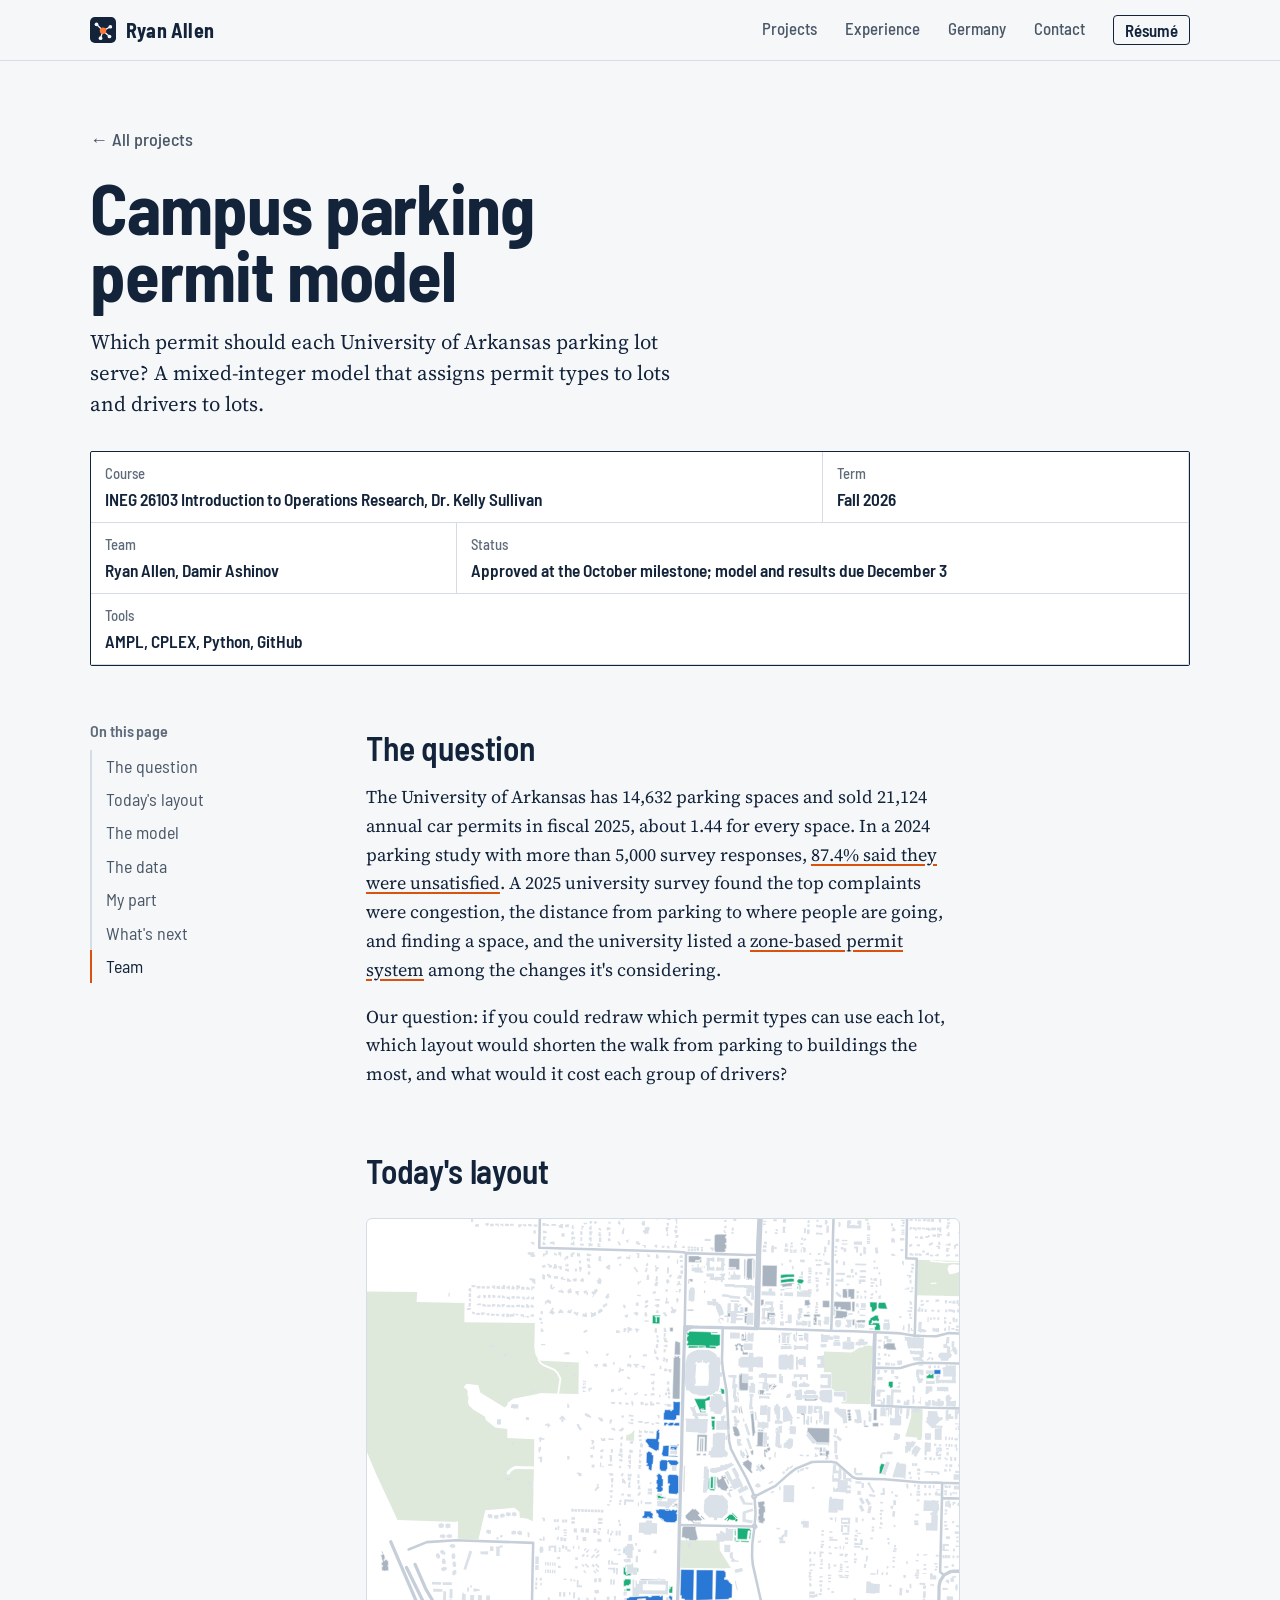
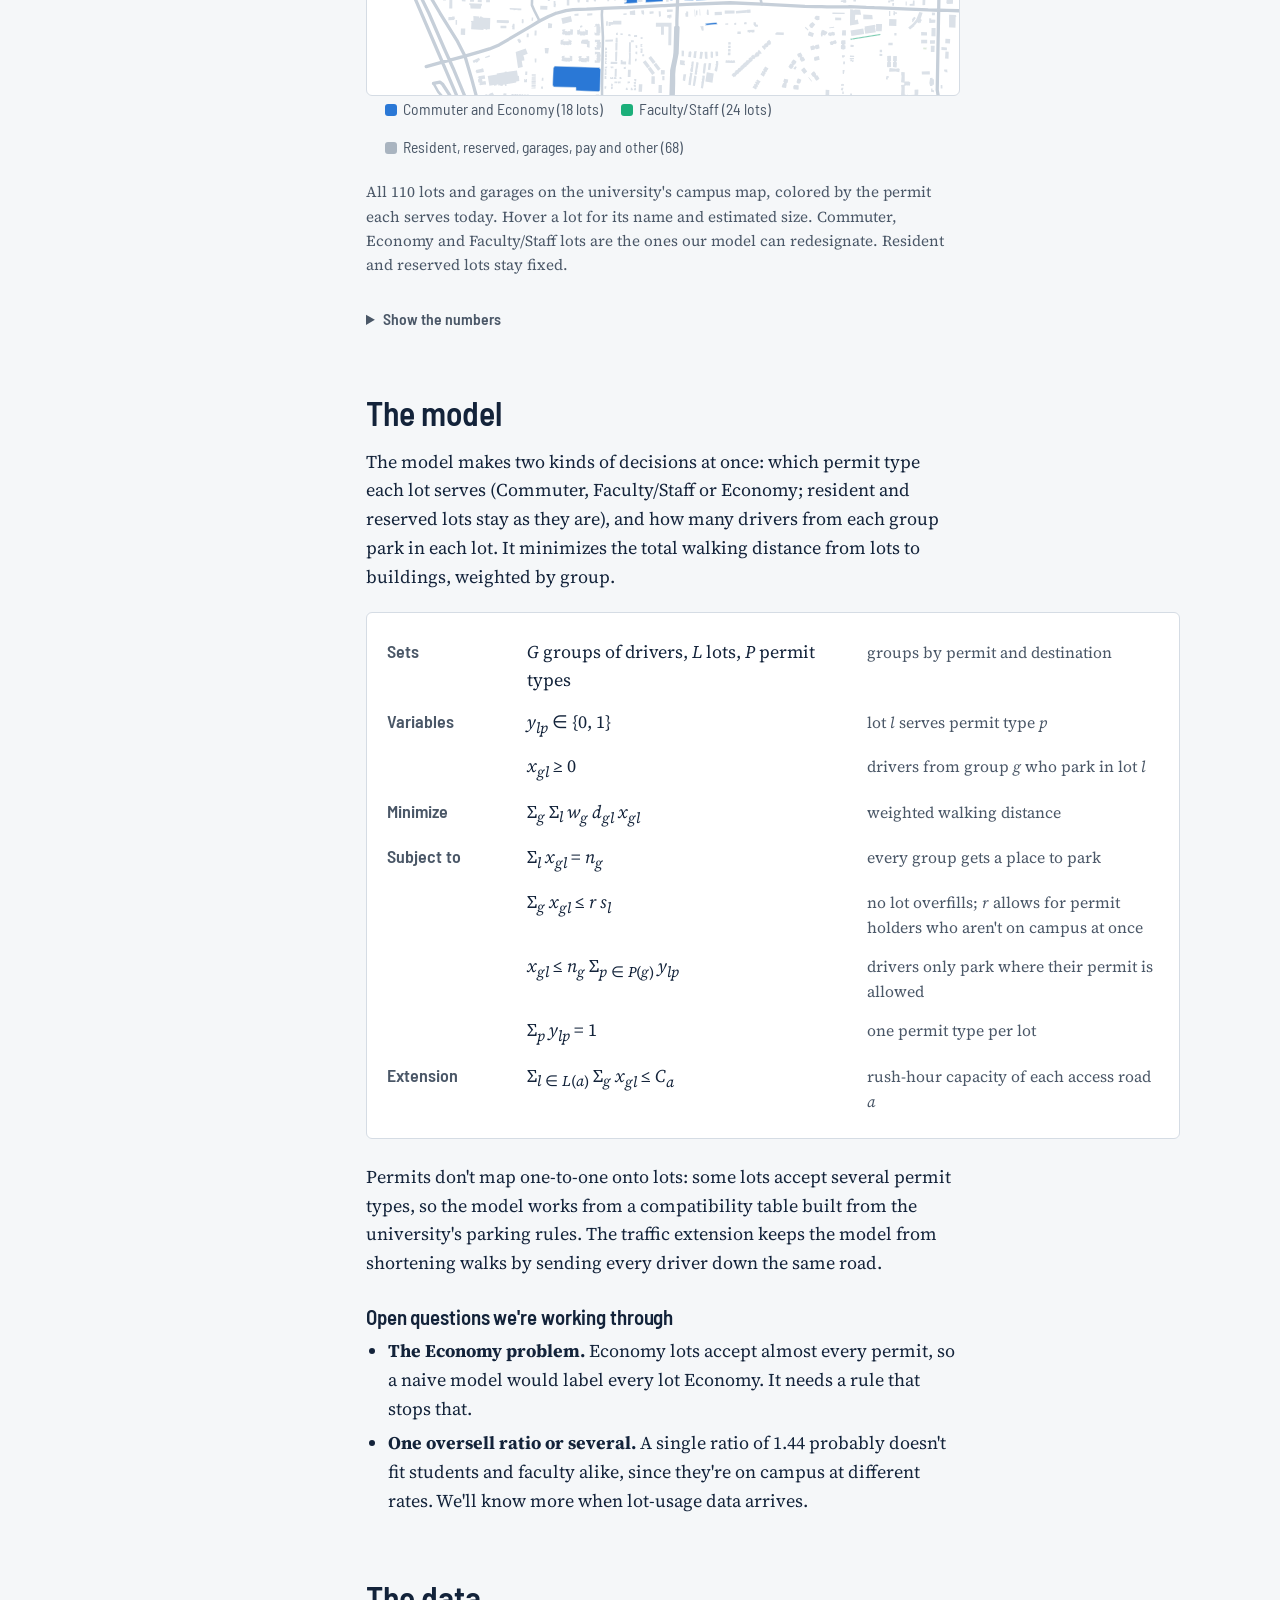
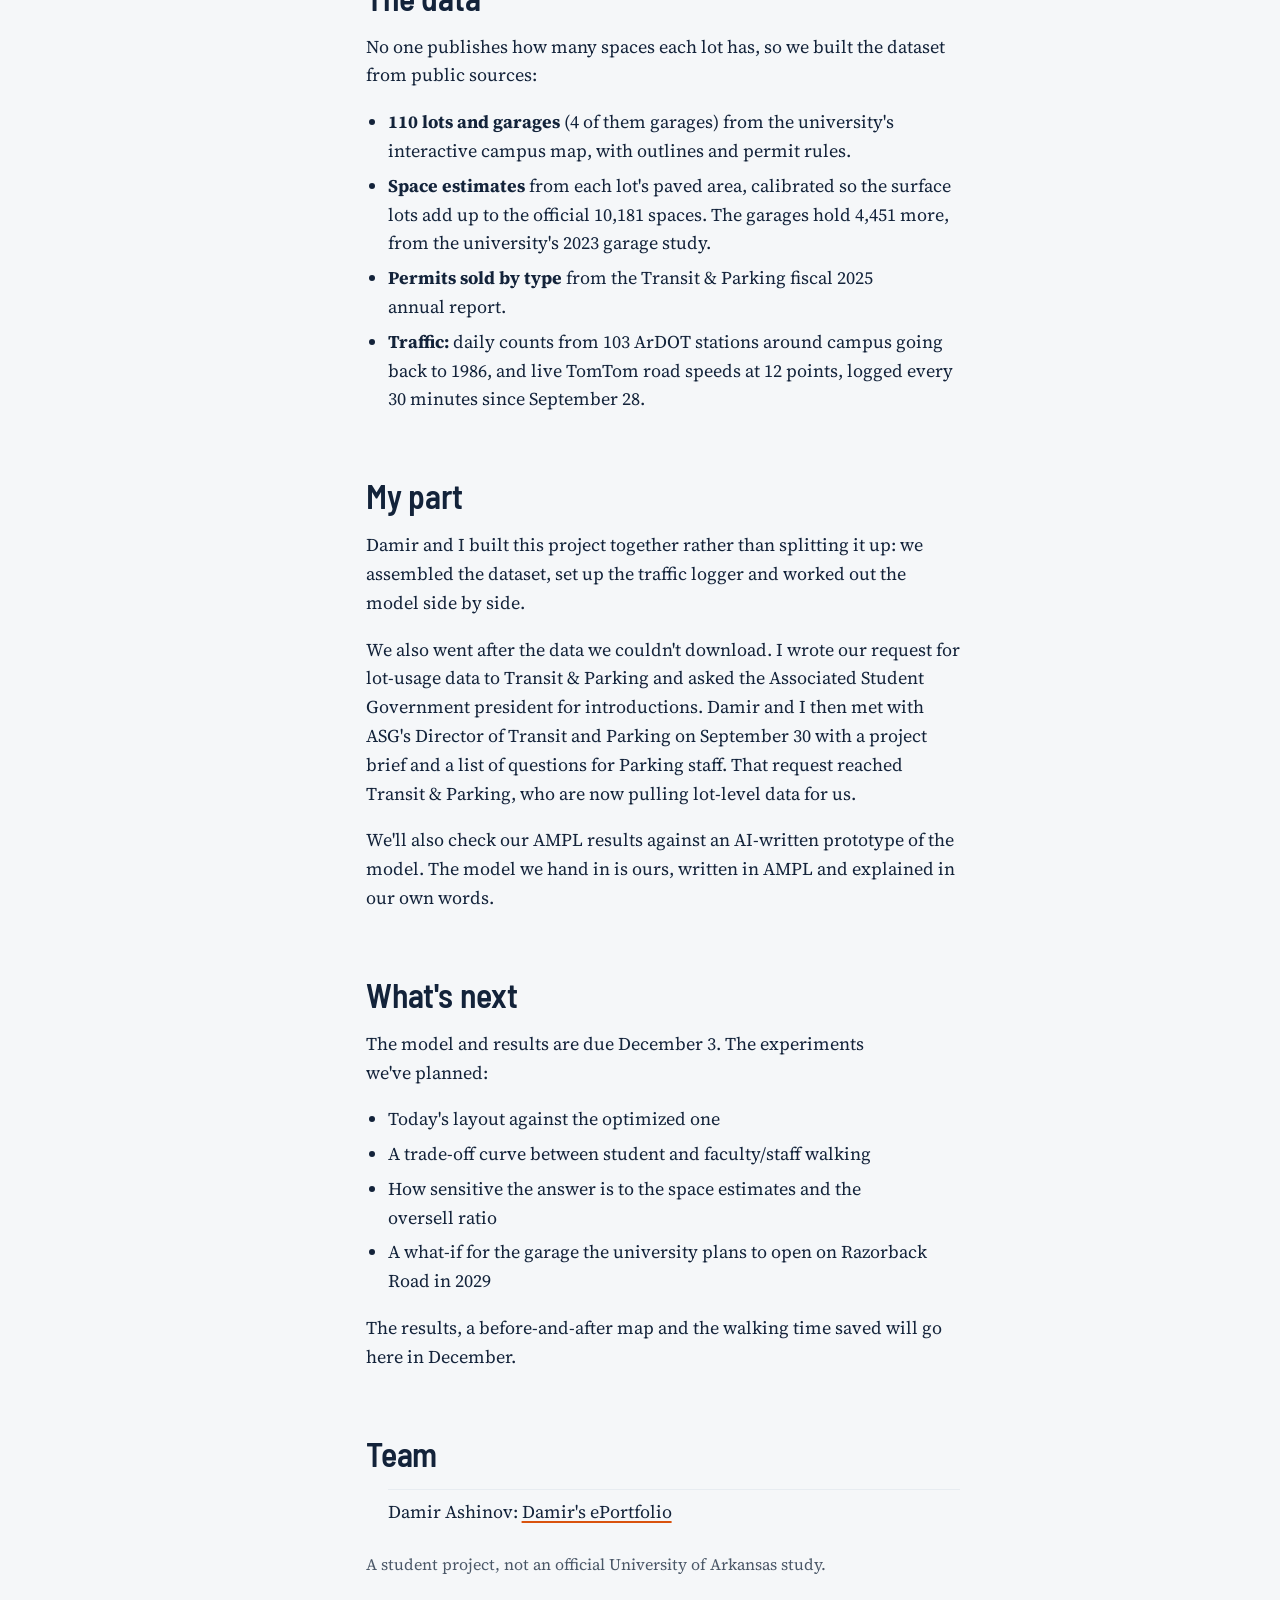
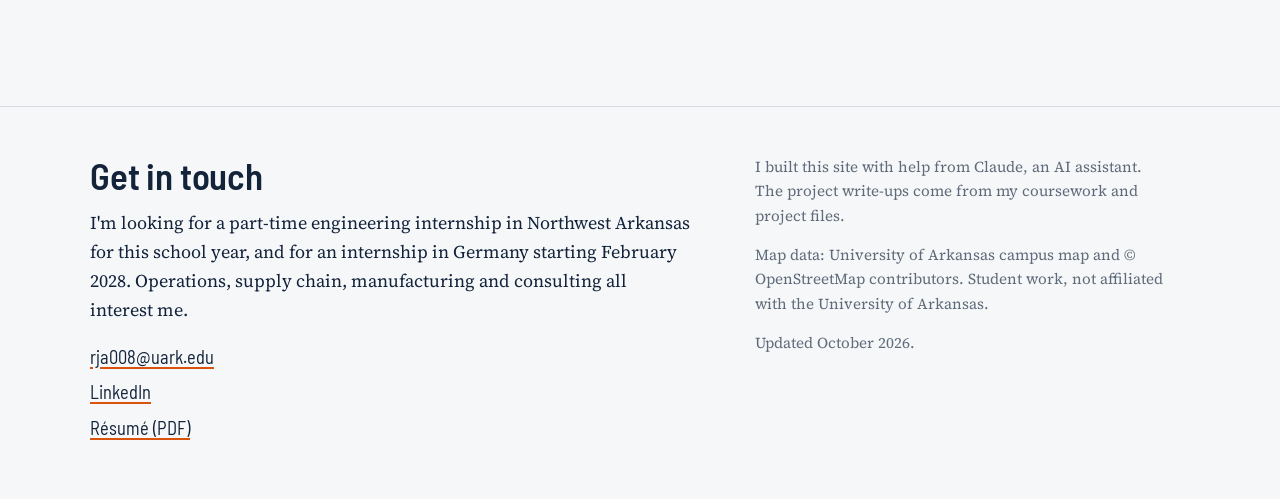
<file: parking-model/index.html>
<!doctype html>
<html lang="en">
<head>
<meta charset="utf-8">
<meta name="viewport" content="width=device-width, initial-scale=1">
<title>Campus Parking Permit Model | Ryan Allen</title>
<meta name="description" content="A mixed-integer model that decides which permit type each University of Arkansas parking lot should serve, to shorten walks without overloading roads.">
<link rel="canonical" href="https://ryanallen2004.github.io/parking-model/">
<meta property="og:type" content="website">
<meta property="og:title" content="Campus Parking Permit Model | Ryan Allen">
<meta property="og:description" content="A mixed-integer model that decides which permit type each University of Arkansas parking lot should serve, to shorten walks without overloading roads.">
<meta property="og:url" content="https://ryanallen2004.github.io/parking-model/">
<meta property="og:image" content="https://ryanallen2004.github.io/og.png">
<meta property="og:image:width" content="1200">
<meta property="og:image:height" content="630">
<meta name="twitter:card" content="summary_large_image">
<meta name="theme-color" content="#F5F7F9">
<link rel="icon" href="../favicon.svg" type="image/svg+xml">
<link rel="preconnect" href="https://fonts.googleapis.com">
<link rel="preconnect" href="https://fonts.gstatic.com" crossorigin>
<link rel="stylesheet" href="https://fonts.googleapis.com/css2?family=Barlow+Semi+Condensed:wght@500;600;700;800&family=Source+Serif+4:ital,opsz,wght@0,8..60,400;0,8..60,600;1,8..60,400&display=swap">
<link rel="stylesheet" href="../assets/site.css">
</head>
<body>
<a class="skip" href="#main">Skip to content</a>
<header class="top">
  <div class="wrap">
    <a class="brand" href="../"><svg viewBox="0 0 32 32" aria-hidden="true"><rect width="32" height="32" rx="6" fill="#13233A"/><g stroke="#F5F7F9" stroke-width="1.6" stroke-linecap="round"><path d="M16 17 8 9M16 17l9-5M16 17l-3 9M16 17l8 7"/></g><g fill="#F5F7F9"><circle cx="8" cy="9" r="2.3"/><circle cx="25" cy="12" r="2.3"/><circle cx="13" cy="26" r="2.3"/><circle cx="24" cy="24" r="2.3"/></g><circle cx="16" cy="17" r="4" fill="#FF7A33"/></svg>Ryan Allen</a>
    <nav aria-label="Main"><ul><li class=""><a href="../#projects">Projects</a></li><li class="opt"><a href="../#experience">Experience</a></li><li class="opt"><a href="../#germany">Germany</a></li><li class=""><a href="#contact">Contact</a></li><li class="cta"><a href="../assets/Ryan_Allen_Resume.pdf">Résumé</a></li></ul></nav>
  </div>
</header>
<main id="main">
<div class="case-head"><div class="wrap">
  <a class="back" href="../#projects"><span aria-hidden="true">←</span> All projects</a>
  <h1>Campus parking permit model</h1>
  <p class="standfirst">Which permit should each University of Arkansas parking lot serve? A mixed-integer model that assigns permit types to lots and drivers to lots.</p>
  <dl class="titleblock"><div class="w4"><dt>Course</dt><dd>INEG 26103 Introduction to Operations Research, Dr. Kelly Sullivan</dd></div><div class="w2"><dt>Term</dt><dd>Fall 2026</dd></div><div class="w2"><dt>Team</dt><dd>Ryan Allen, Damir Ashinov</dd></div><div class="w4"><dt>Status</dt><dd>Approved at the October milestone; model and results due December 3</dd></div><div class="w6"><dt>Tools</dt><dd>AMPL, CPLEX, Python, GitHub</dd></div></dl>
</div></div>
<div class="wrap case">
  <nav class="toc" aria-label="On this page"><h2>On this page</h2><ol><li><a href="#question">The question</a></li><li><a href="#today">Today's layout</a></li><li><a href="#model">The model</a></li><li><a href="#data">The data</a></li><li><a href="#part">My part</a></li><li><a href="#next">What's next</a></li><li><a href="#team">Team</a></li></ol></nav>
  <div class="prose"><section id="question" aria-labelledby="question-h"><h2 id="question-h">The question</h2>
<p>The University of Arkansas has 14,632 parking spaces and sold 21,124 annual car permits in fiscal 2025, about 1.44 for every space. In a 2024 parking study with more than 5,000 survey responses, <a href="https://uahillmag.com/2024/10/28/parking-study-seeks-to-drive-away-transportation-issues-on-campus/">87.4% said they were unsatisfied</a>. A 2025 university survey found the top complaints were congestion, the distance from parking to where people are going, and finding a space, and the university listed a <a href="https://news.uark.edu/articles/79740/campus-feedback-guides-planned-parking-enhancements">zone-based permit system</a> among the changes it's considering.</p>
<p>Our question: if you could redraw which permit types can use each lot, which layout would shorten the walk from parking to buildings the most, and what would it cost each group of drivers?</p></section><section id="today" aria-labelledby="today-h"><h2 id="today-h">Today's layout</h2>
<figure class="fig"><div class="frame mapbox" data-lotmap="../assets/hero-data.json" data-label="Map of the University of Arkansas campus with its 110 parking lots and garages colored by the permit each serves today."></div>
<ul class="legend" aria-label="Legend">
<li><span class="sw" style="background:var(--series-1)"></span>Commuter and Economy (18 lots)</li>
<li><span class="sw" style="background:var(--series-3)"></span>Faculty/Staff (24 lots)</li>
<li><span class="sw" style="background:var(--neutral-mark)"></span>Resident, reserved, garages, pay and other (68)</li>
</ul>
<figcaption>All 110 lots and garages on the university's campus map, colored by the permit each serves today. Hover a lot for its name and estimated size. Commuter, Economy and Faculty/Staff lots are the ones our model can redesignate. Resident and reserved lots stay fixed.</figcaption></figure>
<details class="numbers"><summary>Show the numbers</summary>
<table class="data"><thead><tr><th>Designation today</th><th class="n">Lots</th></tr></thead><tbody>
<tr><td>Commuter</td><td class="n">17</td></tr><tr><td>Economy (Lot 500)</td><td class="n">1</td></tr><tr><td>Faculty/Staff</td><td class="n">24</td></tr>
<tr><td>Resident</td><td class="n">28</td></tr><tr><td>Reserved</td><td class="n">22</td></tr><tr><td>Garages</td><td class="n">4</td></tr>
<tr><td>Hourly, ADA, short-term, visitor, relocate and other</td><td class="n">14</td></tr><tr class="hl"><td>Total</td><td class="n">110</td></tr>
</tbody></table></details></section><section id="model" aria-labelledby="model-h"><h2 id="model-h">The model</h2>
<p>The model makes two kinds of decisions at once: which permit type each lot serves (Commuter, Faculty/Staff or Economy; resident and reserved lots stay as they are), and how many drivers from each group park in each lot. It minimizes the total walking distance from lots to buildings, weighted by group.</p>
<div class="model" role="group" aria-label="The permit designation model">
<div class="row"><span class="k">Sets</span><span class="e"><var>G</var> groups of drivers, <var>L</var> lots, <var>P</var> permit types</span><span class="c">groups by permit and destination</span></div>
<div class="row"><span class="k">Variables</span><span class="e"><var>y<sub>lp</sub></var> ∈ {0, 1}</span><span class="c">lot <var>l</var> serves permit type <var>p</var></span></div>
<div class="row"><span class="k"></span><span class="e"><var>x<sub>gl</sub></var> ≥ 0</span><span class="c">drivers from group <var>g</var> who park in lot <var>l</var></span></div>
<div class="row"><span class="k">Minimize</span><span class="e">Σ<sub><var>g</var></sub> Σ<sub><var>l</var></sub> <var>w<sub>g</sub></var> <var>d<sub>gl</sub></var> <var>x<sub>gl</sub></var></span><span class="c">weighted walking distance</span></div>
<div class="row"><span class="k">Subject to</span><span class="e">Σ<sub><var>l</var></sub> <var>x<sub>gl</sub></var> = <var>n<sub>g</sub></var></span><span class="c">every group gets a place to park</span></div>
<div class="row"><span class="k"></span><span class="e">Σ<sub><var>g</var></sub> <var>x<sub>gl</sub></var> ≤ <var>r</var> <var>s<sub>l</sub></var></span><span class="c">no lot overfills; <var>r</var> allows for permit holders who aren't on campus at once</span></div>
<div class="row"><span class="k"></span><span class="e"><var>x<sub>gl</sub></var> ≤ <var>n<sub>g</sub></var> Σ<sub><var>p</var> ∈ <var>P</var>(<var>g</var>)</sub> <var>y<sub>lp</sub></var></span><span class="c">drivers only park where their permit is allowed</span></div>
<div class="row"><span class="k"></span><span class="e">Σ<sub><var>p</var></sub> <var>y<sub>lp</sub></var> = 1</span><span class="c">one permit type per lot</span></div>
<div class="row"><span class="k">Extension</span><span class="e">Σ<sub><var>l</var> ∈ <var>L</var>(<var>a</var>)</sub> Σ<sub><var>g</var></sub> <var>x<sub>gl</sub></var> ≤ <var>C<sub>a</sub></var></span><span class="c">rush-hour capacity of each access road <var>a</var></span></div>
</div>
<p>Permits don't map one-to-one onto lots: some lots accept several permit types, so the model works from a compatibility table built from the university's parking rules. The traffic extension keeps the model from shortening walks by sending every driver down the same road.</p>
<h3>Open questions we're working through</h3>
<ul>
<li><strong>The Economy problem.</strong> Economy lots accept almost every permit, so a naive model would label every lot Economy. It needs a rule that stops that.</li>
<li><strong>One oversell ratio or several.</strong> A single ratio of 1.44 probably doesn't fit students and faculty alike, since they're on campus at different rates. We'll know more when lot-usage data arrives.</li>
</ul></section><section id="data" aria-labelledby="data-h"><h2 id="data-h">The data</h2>
<p>No one publishes how many spaces each lot has, so we built the dataset from public sources:</p>
<ul>
<li><strong>110 lots and garages</strong> (4 of them garages) from the university's interactive campus map, with outlines and permit rules.</li>
<li><strong>Space estimates</strong> from each lot's paved area, calibrated so the surface lots add up to the official 10,181 spaces. The garages hold 4,451 more, from the university's 2023 garage study.</li>
<li><strong>Permits sold by type</strong> from the Transit &amp; Parking fiscal 2025 annual report.</li>
<li><strong>Traffic:</strong> daily counts from 103 ArDOT stations around campus going back to 1986, and live TomTom road speeds at 12 points, logged every 30 minutes since September 28.</li>
</ul></section><section id="part" aria-labelledby="part-h"><h2 id="part-h">My part</h2>
<p>Damir and I built this project together rather than splitting it up: we assembled the dataset, set up the traffic logger and worked out the model side by side.</p>
<p>We also went after the data we couldn't download. I wrote our request for lot-usage data to Transit &amp; Parking and asked the Associated Student Government president for introductions. Damir and I then met with ASG's Director of Transit and Parking on September 30 with a project brief and a list of questions for Parking staff. That request reached Transit &amp; Parking, who are now pulling lot-level data for us.</p>
<p>We'll also check our AMPL results against an AI-written prototype of the model. The model we hand in is ours, written in AMPL and explained in our own words.</p></section><section id="next" aria-labelledby="next-h"><h2 id="next-h">What's next</h2>
<p>The model and results are due December 3. The experiments we've planned:</p>
<ul>
<li>Today's layout against the optimized one</li>
<li>A trade-off curve between student and faculty/staff walking</li>
<li>How sensitive the answer is to the space estimates and the oversell ratio</li>
<li>A what-if for the garage the university plans to open on Razorback Road in 2029</li>
</ul>
<p>The results, a before-and-after map and the walking time saved will go here in December.</p></section><section id="team" aria-labelledby="team-h"><h2 id="team-h">Team</h2><ul class="teammates"><li>Damir Ashinov: <a href="https://damir657.github.io/">Damir's ePortfolio</a></li></ul><p class="note" style="margin-top:12px">A student project, not an official University of Arkansas study.</p></section></div>
</div>
</main>
<footer class="foot" id="contact">
  <div class="wrap">
    <div>
      <h2>Get in touch</h2>
      <p>I'm looking for a part-time engineering internship in Northwest Arkansas for this school year, and for an internship in Germany starting February 2028. Operations, supply chain, manufacturing and consulting all interest me.</p>
      <ul class="contact">
        <li><a href="mailto:rja008@uark.edu">rja008@uark.edu</a></li>
        <li><a href="https://www.linkedin.com/in/ryan-allen-693738390">LinkedIn</a></li>
        <li><a href="../assets/Ryan_Allen_Resume.pdf">Résumé (PDF)</a></li>
      </ul>
    </div>
    <div class="fine">
      <p>I built this site with help from Claude, an AI assistant. The project write-ups come from my coursework and project files.</p>
      <p>Map data: University of Arkansas campus map and © OpenStreetMap contributors. Student work, not affiliated with the University of Arkansas.</p>
      <p>Updated October 2026.</p>
    </div>
  </div>
</footer>
<script src="../assets/site.js" defer></script>
</body>
</html>
</file>
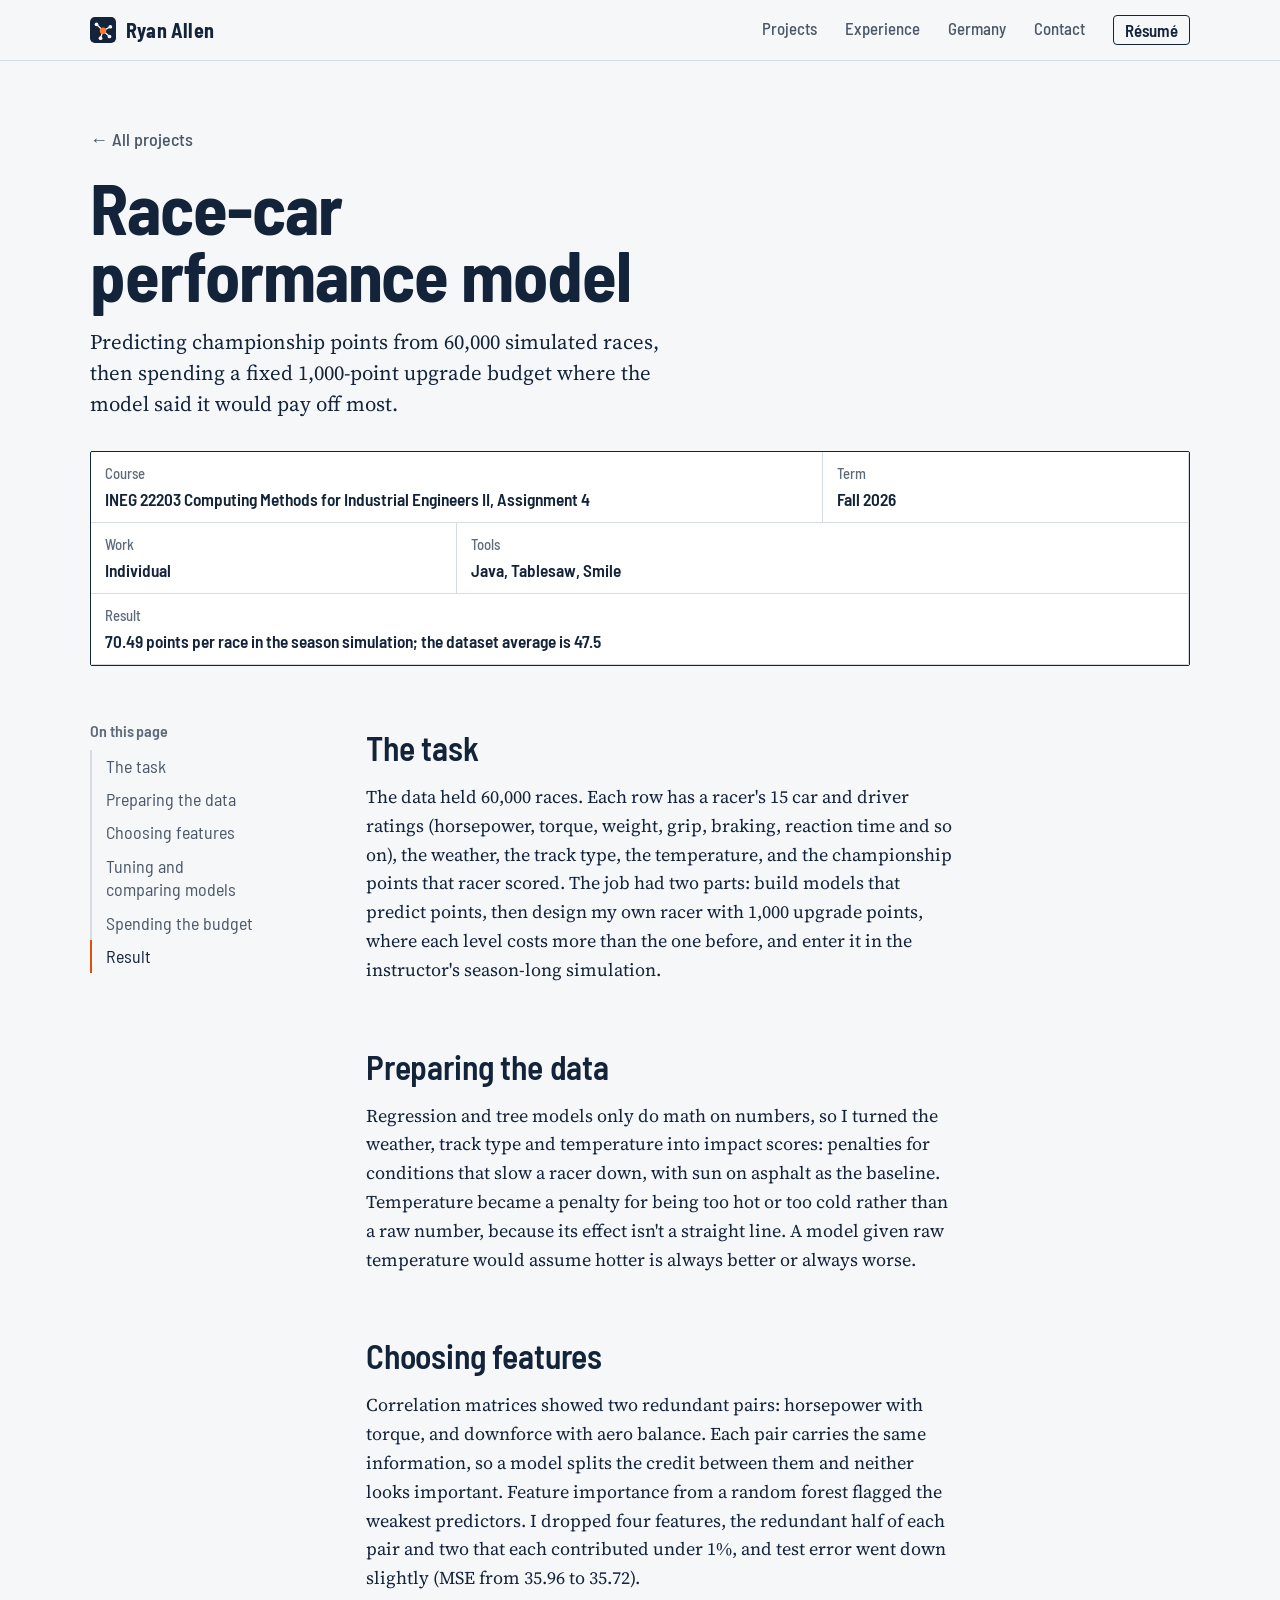
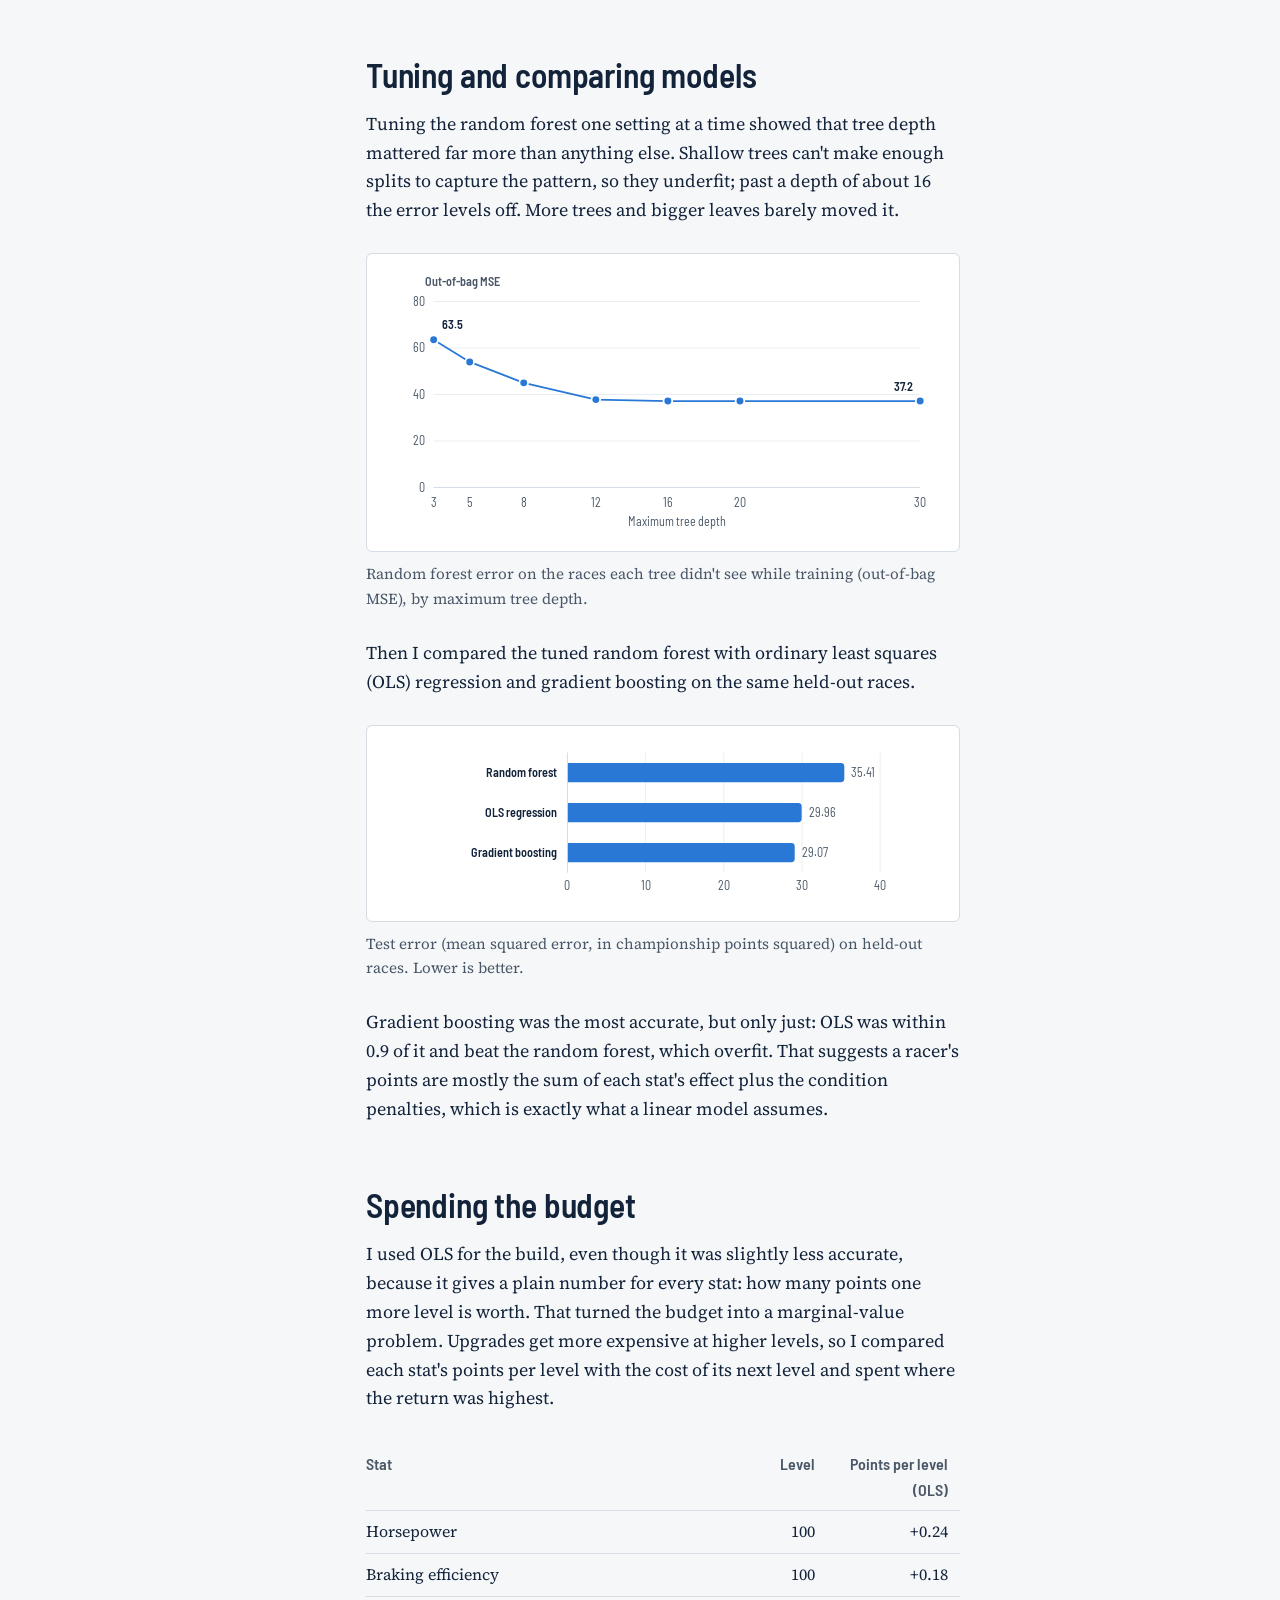
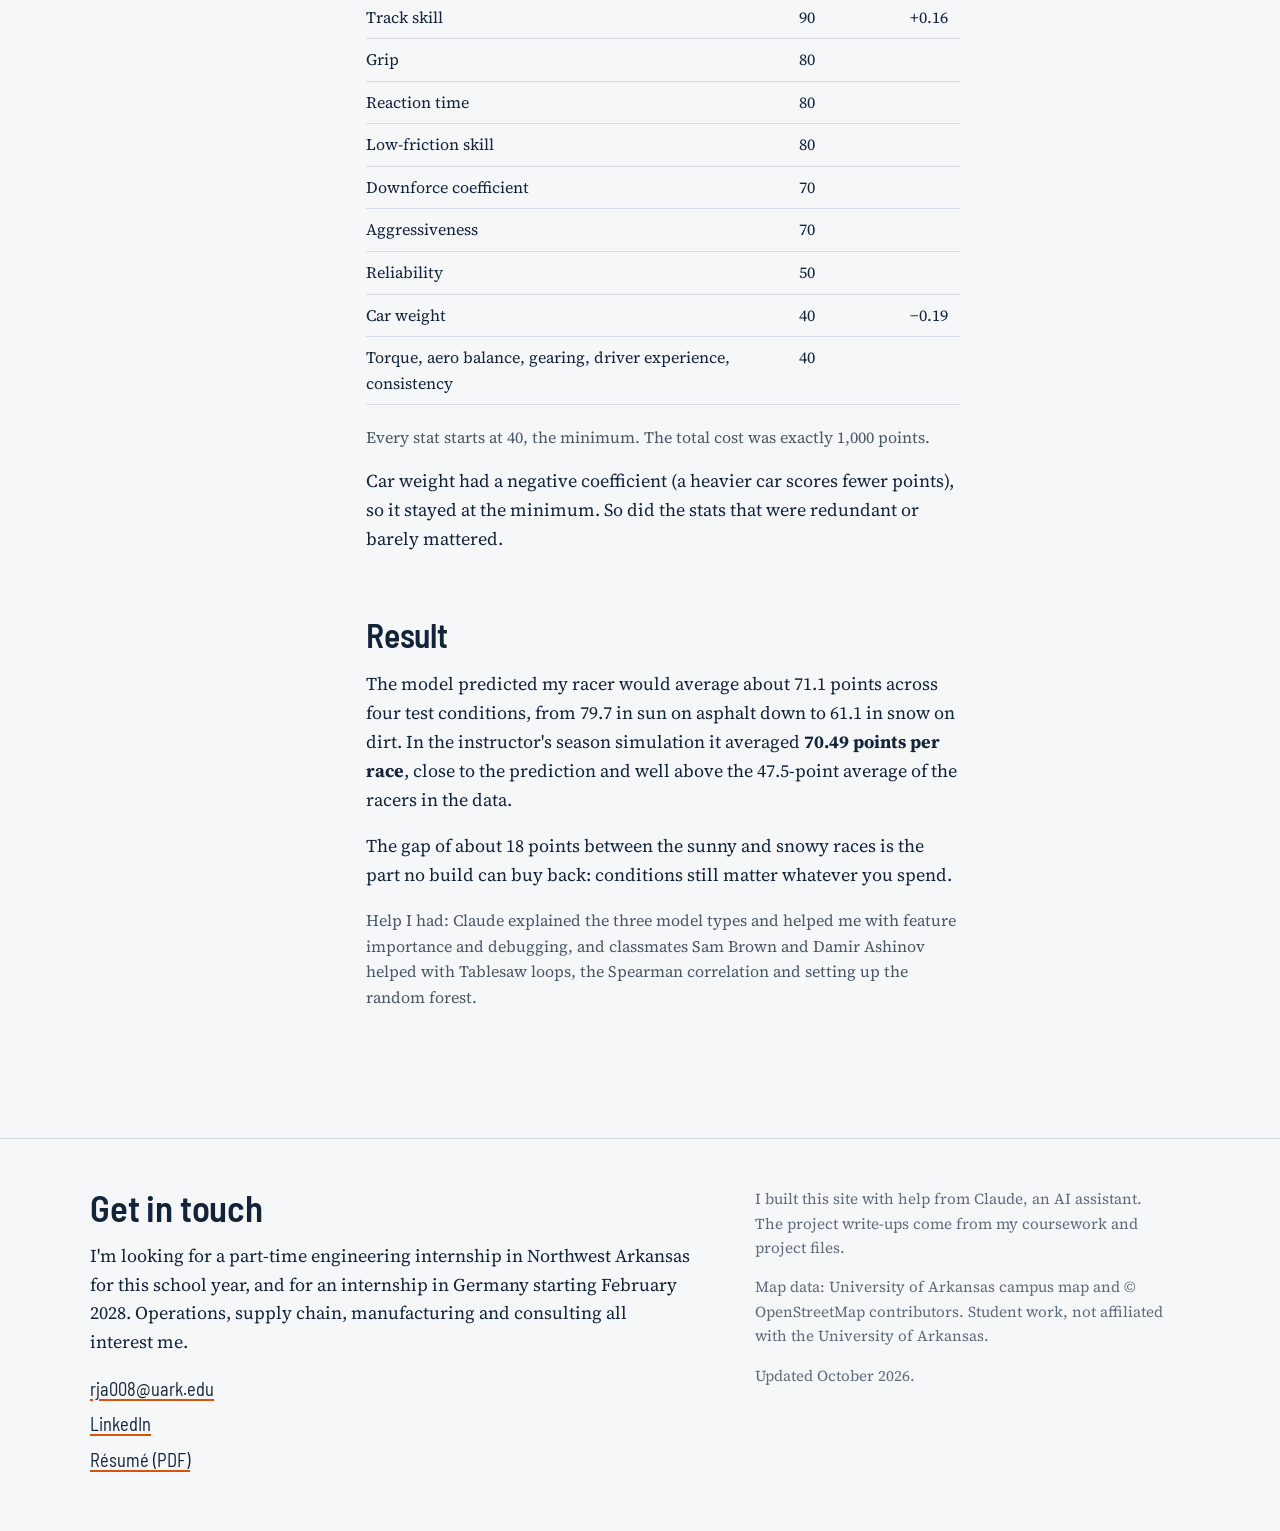
<file: race-car/index.html>
<!doctype html>
<html lang="en">
<head>
<meta charset="utf-8">
<meta name="viewport" content="width=device-width, initial-scale=1">
<title>Race-Car Performance Model | Ryan Allen</title>
<meta name="description" content="Three machine-learning models trained on 60,000 simulated races, and a 1,000-point upgrade budget spent where the model said it would pay off most.">
<link rel="canonical" href="https://ryanallen2004.github.io/race-car/">
<meta property="og:type" content="website">
<meta property="og:title" content="Race-Car Performance Model | Ryan Allen">
<meta property="og:description" content="Three machine-learning models trained on 60,000 simulated races, and a 1,000-point upgrade budget spent where the model said it would pay off most.">
<meta property="og:url" content="https://ryanallen2004.github.io/race-car/">
<meta property="og:image" content="https://ryanallen2004.github.io/og.png">
<meta property="og:image:width" content="1200">
<meta property="og:image:height" content="630">
<meta name="twitter:card" content="summary_large_image">
<meta name="theme-color" content="#F5F7F9">
<link rel="icon" href="../favicon.svg" type="image/svg+xml">
<link rel="preconnect" href="https://fonts.googleapis.com">
<link rel="preconnect" href="https://fonts.gstatic.com" crossorigin>
<link rel="stylesheet" href="https://fonts.googleapis.com/css2?family=Barlow+Semi+Condensed:wght@500;600;700;800&family=Source+Serif+4:ital,opsz,wght@0,8..60,400;0,8..60,600;1,8..60,400&display=swap">
<link rel="stylesheet" href="../assets/site.css">
</head>
<body>
<a class="skip" href="#main">Skip to content</a>
<header class="top">
  <div class="wrap">
    <a class="brand" href="../"><svg viewBox="0 0 32 32" aria-hidden="true"><rect width="32" height="32" rx="6" fill="#13233A"/><g stroke="#F5F7F9" stroke-width="1.6" stroke-linecap="round"><path d="M16 17 8 9M16 17l9-5M16 17l-3 9M16 17l8 7"/></g><g fill="#F5F7F9"><circle cx="8" cy="9" r="2.3"/><circle cx="25" cy="12" r="2.3"/><circle cx="13" cy="26" r="2.3"/><circle cx="24" cy="24" r="2.3"/></g><circle cx="16" cy="17" r="4" fill="#FF7A33"/></svg>Ryan Allen</a>
    <nav aria-label="Main"><ul><li class=""><a href="../#projects">Projects</a></li><li class="opt"><a href="../#experience">Experience</a></li><li class="opt"><a href="../#germany">Germany</a></li><li class=""><a href="#contact">Contact</a></li><li class="cta"><a href="../assets/Ryan_Allen_Resume.pdf">Résumé</a></li></ul></nav>
  </div>
</header>
<main id="main">
<div class="case-head"><div class="wrap">
  <a class="back" href="../#projects"><span aria-hidden="true">←</span> All projects</a>
  <h1>Race-car performance model</h1>
  <p class="standfirst">Predicting championship points from 60,000 simulated races, then spending a fixed 1,000-point upgrade budget where the model said it would pay off most.</p>
  <dl class="titleblock"><div class="w4"><dt>Course</dt><dd>INEG 22203 Computing Methods for Industrial Engineers II, Assignment 4</dd></div><div class="w2"><dt>Term</dt><dd>Fall 2026</dd></div><div class="w2"><dt>Work</dt><dd>Individual</dd></div><div class="w4"><dt>Tools</dt><dd>Java, Tablesaw, Smile</dd></div><div class="w6"><dt>Result</dt><dd>70.49 points per race in the season simulation; the dataset average is 47.5</dd></div></dl>
</div></div>
<div class="wrap case">
  <nav class="toc" aria-label="On this page"><h2>On this page</h2><ol><li><a href="#task">The task</a></li><li><a href="#prep">Preparing the data</a></li><li><a href="#features">Choosing features</a></li><li><a href="#models">Tuning and comparing models</a></li><li><a href="#budget">Spending the budget</a></li><li><a href="#result">Result</a></li></ol></nav>
  <div class="prose"><section id="task" aria-labelledby="task-h"><h2 id="task-h">The task</h2>
<p>The data held 60,000 races. Each row has a racer's 15 car and driver ratings (horsepower, torque, weight, grip, braking, reaction time and so on), the weather, the track type, the temperature, and the championship points that racer scored. The job had two parts: build models that predict points, then design my own racer with 1,000 upgrade points, where each level costs more than the one before, and enter it in the instructor's season-long simulation.</p></section><section id="prep" aria-labelledby="prep-h"><h2 id="prep-h">Preparing the data</h2>
<p>Regression and tree models only do math on numbers, so I turned the weather, track type and temperature into impact scores: penalties for conditions that slow a racer down, with sun on asphalt as the baseline. Temperature became a penalty for being too hot or too cold rather than a raw number, because its effect isn't a straight line. A model given raw temperature would assume hotter is always better or always worse.</p></section><section id="features" aria-labelledby="features-h"><h2 id="features-h">Choosing features</h2>
<p>Correlation matrices showed two redundant pairs: horsepower with torque, and downforce with aero balance. Each pair carries the same information, so a model splits the credit between them and neither looks important. Feature importance from a random forest flagged the weakest predictors. I dropped four features, the redundant half of each pair and two that each contributed under 1%, and test error went down slightly (MSE from 35.96 to 35.72).</p></section><section id="models" aria-labelledby="models-h"><h2 id="models-h">Tuning and comparing models</h2>
<p>Tuning the random forest one setting at a time showed that tree depth mattered far more than anything else. Shallow trees can't make enough splits to capture the pattern, so they underfit; past a depth of about 16 the error levels off. More trees and bigger leaves barely moved it.</p>
<figure class="fig"><div class="frame pad"><svg class="chart" viewBox="0 0 640 300" role="img" aria-labelledby="rc-depth"><title id="rc-depth">Random forest out-of-bag error by maximum tree depth: 63.5 at depth 3, 54.0 at 5, 45.0 at 8, 37.8 at 12, then about 37.2 from depth 16 on.</title><line class="grid" x1="56" y1="248.0" x2="616" y2="248.0"/><text x="46" y="253.0" text-anchor="end">0</text><line class="grid" x1="56" y1="194.5" x2="616" y2="194.5"/><text x="46" y="199.5" text-anchor="end">20</text><line class="grid" x1="56" y1="141.0" x2="616" y2="141.0"/><text x="46" y="146.0" text-anchor="end">40</text><line class="grid" x1="56" y1="87.5" x2="616" y2="87.5"/><text x="46" y="92.5" text-anchor="end">60</text><line class="grid" x1="56" y1="34.0" x2="616" y2="34.0"/><text x="46" y="39.0" text-anchor="end">80</text><text x="56.0" y="270" text-anchor="middle">3</text><text x="97.5" y="270" text-anchor="middle">5</text><text x="159.7" y="270" text-anchor="middle">8</text><text x="242.7" y="270" text-anchor="middle">12</text><text x="325.6" y="270" text-anchor="middle">16</text><text x="408.6" y="270" text-anchor="middle">20</text><text x="616.0" y="270" text-anchor="middle">30</text><text x="336.0" y="292" text-anchor="middle">Maximum tree depth</text><text x="46" y="16" text-anchor="start" style="font-weight:600">Out-of-bag MSE</text><path class="line" d="M56.0,78.1 L97.5,103.5 L159.7,127.6 L242.7,146.9 L325.6,148.5 L408.6,148.5 L616.0,148.5"/><circle class="dot" cx="56.0" cy="78.1" r="5"/><circle class="hit" tabindex="0" cx="56.0" cy="78.1" r="16" data-tip="Depth 3: out-of-bag MSE 63.5"/><text class="lbl" x="66.0" y="66.1" text-anchor="start">63.5</text><circle class="dot" cx="97.5" cy="103.5" r="5"/><circle class="hit" tabindex="0" cx="97.5" cy="103.5" r="16" data-tip="Depth 5: out-of-bag MSE 54.0"/><circle class="dot" cx="159.7" cy="127.6" r="5"/><circle class="hit" tabindex="0" cx="159.7" cy="127.6" r="16" data-tip="Depth 8: out-of-bag MSE 45.0"/><circle class="dot" cx="242.7" cy="146.9" r="5"/><circle class="hit" tabindex="0" cx="242.7" cy="146.9" r="16" data-tip="Depth 12: out-of-bag MSE 37.8"/><circle class="dot" cx="325.6" cy="148.5" r="5"/><circle class="hit" tabindex="0" cx="325.6" cy="148.5" r="16" data-tip="Depth 16: out-of-bag MSE 37.2"/><circle class="dot" cx="408.6" cy="148.5" r="5"/><circle class="hit" tabindex="0" cx="408.6" cy="148.5" r="16" data-tip="Depth 20: out-of-bag MSE 37.2"/><circle class="dot" cx="616.0" cy="148.5" r="5"/><circle class="hit" tabindex="0" cx="616.0" cy="148.5" r="16" data-tip="Depth 30: out-of-bag MSE 37.2"/><text class="lbl" x="608.0" y="136.5" text-anchor="end">37.2</text><line class="axis" x1="56" y1="248.0" x2="616" y2="248.0"/></svg></div>
<figcaption>Random forest error on the races each tree didn't see while training (out-of-bag MSE), by maximum tree depth.</figcaption></figure>
<p>Then I compared the tuned random forest with ordinary least squares (OLS) regression and gradient boosting on the same held-out races.</p>
<figure class="fig"><div class="frame pad"><svg class="chart" viewBox="0 0 640 182" role="img" aria-labelledby="rc-mse"><title id="rc-mse">Test error by model: random forest 35.41, OLS regression 29.96, gradient boosting 29.07. Lower is better.</title><line class="grid" x1="210.0" y1="10" x2="210.0" y2="148"/><text x="210.0" y="168" text-anchor="middle">0</text><line class="grid" x1="300.0" y1="10" x2="300.0" y2="148"/><text x="300.0" y="168" text-anchor="middle">10</text><line class="grid" x1="390.0" y1="10" x2="390.0" y2="148"/><text x="390.0" y="168" text-anchor="middle">20</text><line class="grid" x1="480.0" y1="10" x2="480.0" y2="148"/><text x="480.0" y="168" text-anchor="middle">30</text><line class="grid" x1="570.0" y1="10" x2="570.0" y2="148"/><text x="570.0" y="168" text-anchor="middle">40</text><text class="lbl" x="198" y="38.0" text-anchor="end">Random forest</text><path class="bar" d="M210.0,22.0 H524.7 Q528.7,22.0 528.7,26.0 V40.0 Q528.7,44.0 524.7,44.0 H210.0 Z"/><text x="536.7" y="38.0">35.41</text><rect class="hit" tabindex="0" x="0.0" y="10.0" width="640" height="46" data-tip="Random forest: test MSE 35.41"/><text class="lbl" x="198" y="84.0" text-anchor="end">OLS regression</text><path class="bar" d="M210.0,68.0 H475.6 Q479.6,68.0 479.6,72.0 V86.0 Q479.6,90.0 475.6,90.0 H210.0 Z"/><text x="487.6" y="84.0">29.96</text><rect class="hit" tabindex="0" x="0.0" y="56.0" width="640" height="46" data-tip="OLS regression: test MSE 29.96"/><text class="lbl" x="198" y="130.0" text-anchor="end">Gradient boosting</text><path class="bar" d="M210.0,114.0 H467.6 Q471.6,114.0 471.6,118.0 V132.0 Q471.6,136.0 467.6,136.0 H210.0 Z"/><text x="479.6" y="130.0">29.07</text><rect class="hit" tabindex="0" x="0.0" y="102.0" width="640" height="46" data-tip="Gradient boosting: test MSE 29.07"/><line class="axis" x1="210.0" y1="10" x2="210.0" y2="148"/></svg></div>
<figcaption>Test error (mean squared error, in championship points squared) on held-out races. Lower is better.</figcaption></figure>
<p>Gradient boosting was the most accurate, but only just: OLS was within 0.9 of it and beat the random forest, which overfit. That suggests a racer's points are mostly the sum of each stat's effect plus the condition penalties, which is exactly what a linear model assumes.</p></section><section id="budget" aria-labelledby="budget-h"><h2 id="budget-h">Spending the budget</h2>
<p>I used OLS for the build, even though it was slightly less accurate, because it gives a plain number for every stat: how many points one more level is worth. That turned the budget into a marginal-value problem. Upgrades get more expensive at higher levels, so I compared each stat's points per level with the cost of its next level and spent where the return was highest.</p>
<div class="tablewrap"><table class="data"><thead><tr><th>Stat</th><th class="n">Level</th><th class="n">Points per level (OLS)</th></tr></thead><tbody><tr><td>Horsepower</td><td class="n">100</td><td class="n">+0.24</td></tr><tr><td>Braking efficiency</td><td class="n">100</td><td class="n">+0.18</td></tr><tr><td>Track skill</td><td class="n">90</td><td class="n">+0.16</td></tr><tr><td>Grip</td><td class="n">80</td><td class="n"></td></tr><tr><td>Reaction time</td><td class="n">80</td><td class="n"></td></tr><tr><td>Low-friction skill</td><td class="n">80</td><td class="n"></td></tr><tr><td>Downforce coefficient</td><td class="n">70</td><td class="n"></td></tr><tr><td>Aggressiveness</td><td class="n">70</td><td class="n"></td></tr><tr><td>Reliability</td><td class="n">50</td><td class="n"></td></tr><tr><td>Car weight</td><td class="n">40</td><td class="n">−0.19</td></tr><tr><td>Torque, aero balance, gearing, driver experience, consistency</td><td class="n">40</td><td class="n"></td></tr></tbody></table></div><p class="note">Every stat starts at 40, the minimum. The total cost was exactly 1,000 points.</p>
<p>Car weight had a negative coefficient (a heavier car scores fewer points), so it stayed at the minimum. So did the stats that were redundant or barely mattered.</p></section><section id="result" aria-labelledby="result-h"><h2 id="result-h">Result</h2>
<p>The model predicted my racer would average about 71.1 points across four test conditions, from 79.7 in sun on asphalt down to 61.1 in snow on dirt. In the instructor's season simulation it averaged <strong>70.49 points per race</strong>, close to the prediction and well above the 47.5-point average of the racers in the data.</p>
<p>The gap of about 18 points between the sunny and snowy races is the part no build can buy back: conditions still matter whatever you spend.</p>
<p class="note">Help I had: Claude explained the three model types and helped me with feature importance and debugging, and classmates Sam Brown and Damir Ashinov helped with Tablesaw loops, the Spearman correlation and setting up the random forest.</p></section></div>
</div>
</main>
<footer class="foot" id="contact">
  <div class="wrap">
    <div>
      <h2>Get in touch</h2>
      <p>I'm looking for a part-time engineering internship in Northwest Arkansas for this school year, and for an internship in Germany starting February 2028. Operations, supply chain, manufacturing and consulting all interest me.</p>
      <ul class="contact">
        <li><a href="mailto:rja008@uark.edu">rja008@uark.edu</a></li>
        <li><a href="https://www.linkedin.com/in/ryan-allen-693738390">LinkedIn</a></li>
        <li><a href="../assets/Ryan_Allen_Resume.pdf">Résumé (PDF)</a></li>
      </ul>
    </div>
    <div class="fine">
      <p>I built this site with help from Claude, an AI assistant. The project write-ups come from my coursework and project files.</p>
      <p>Map data: University of Arkansas campus map and © OpenStreetMap contributors. Student work, not affiliated with the University of Arkansas.</p>
      <p>Updated October 2026.</p>
    </div>
  </div>
</footer>
<script src="../assets/site.js" defer></script>
</body>
</html>
</file>
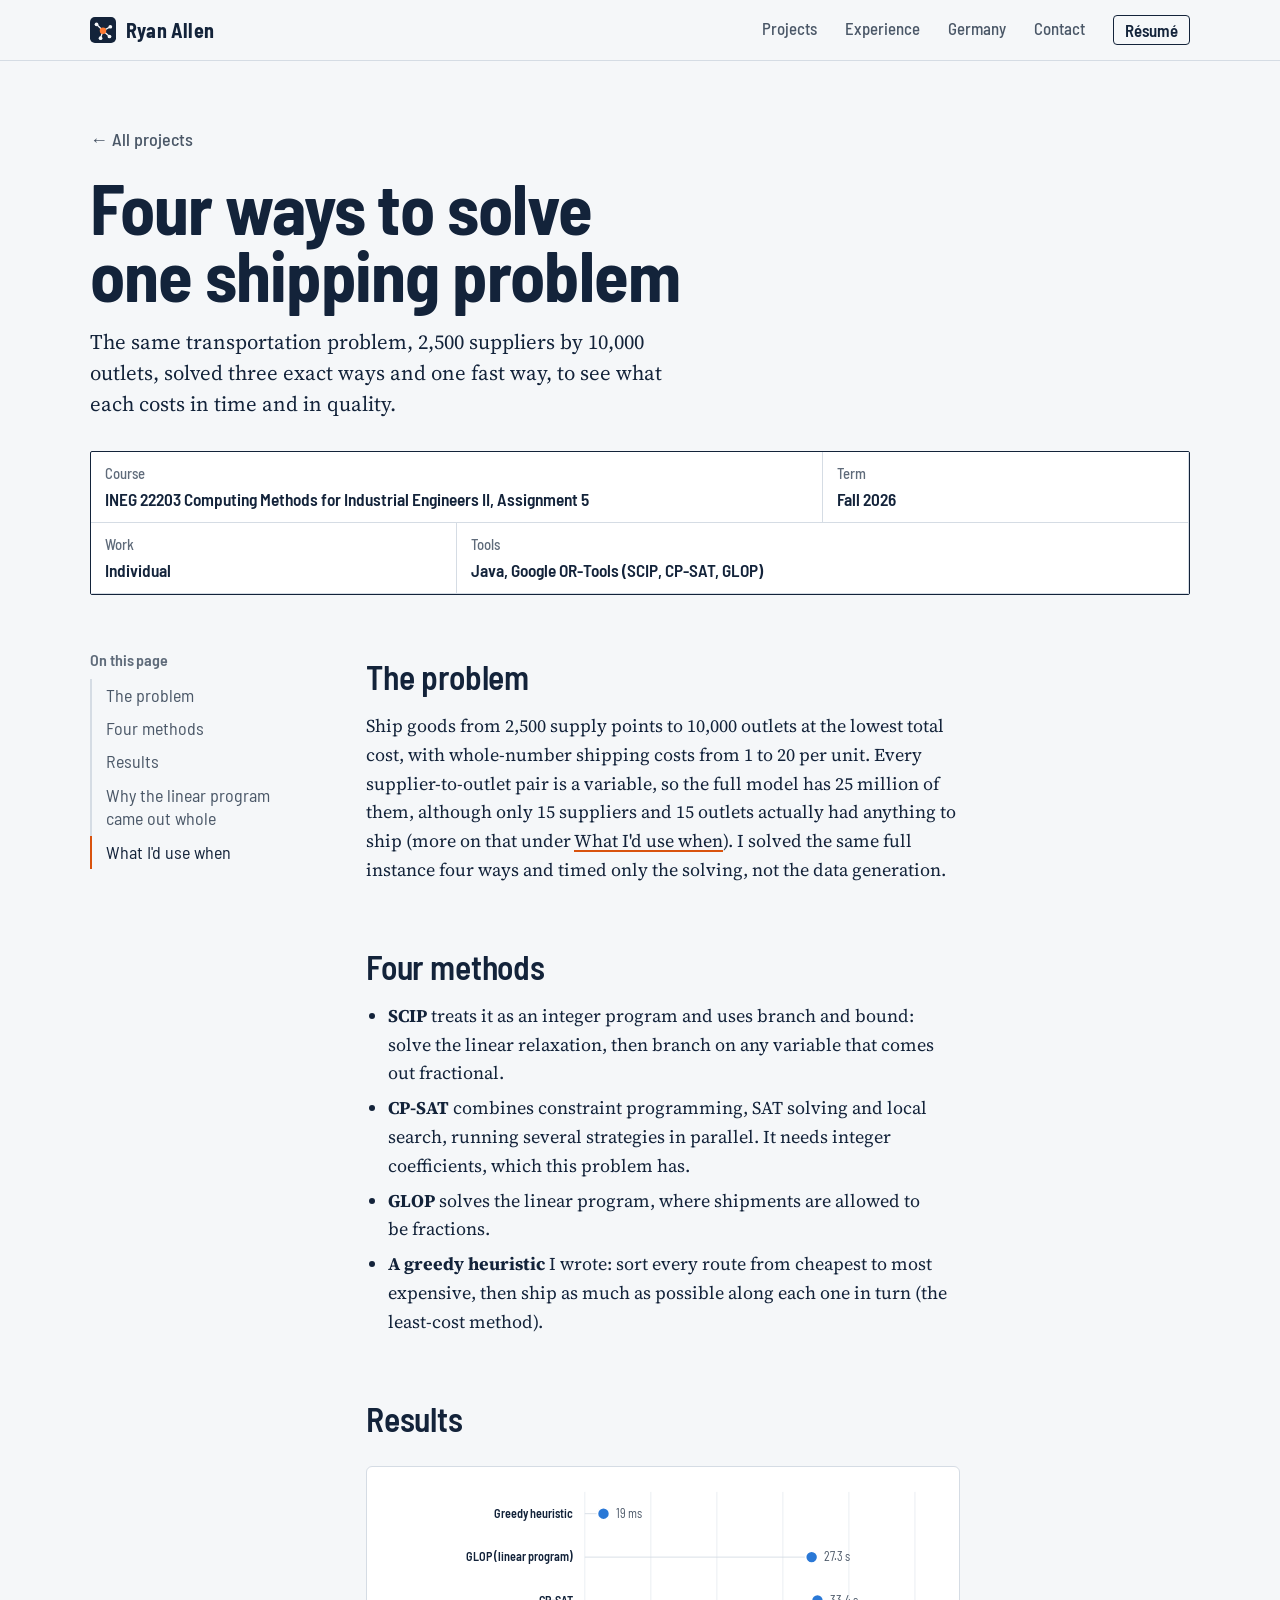
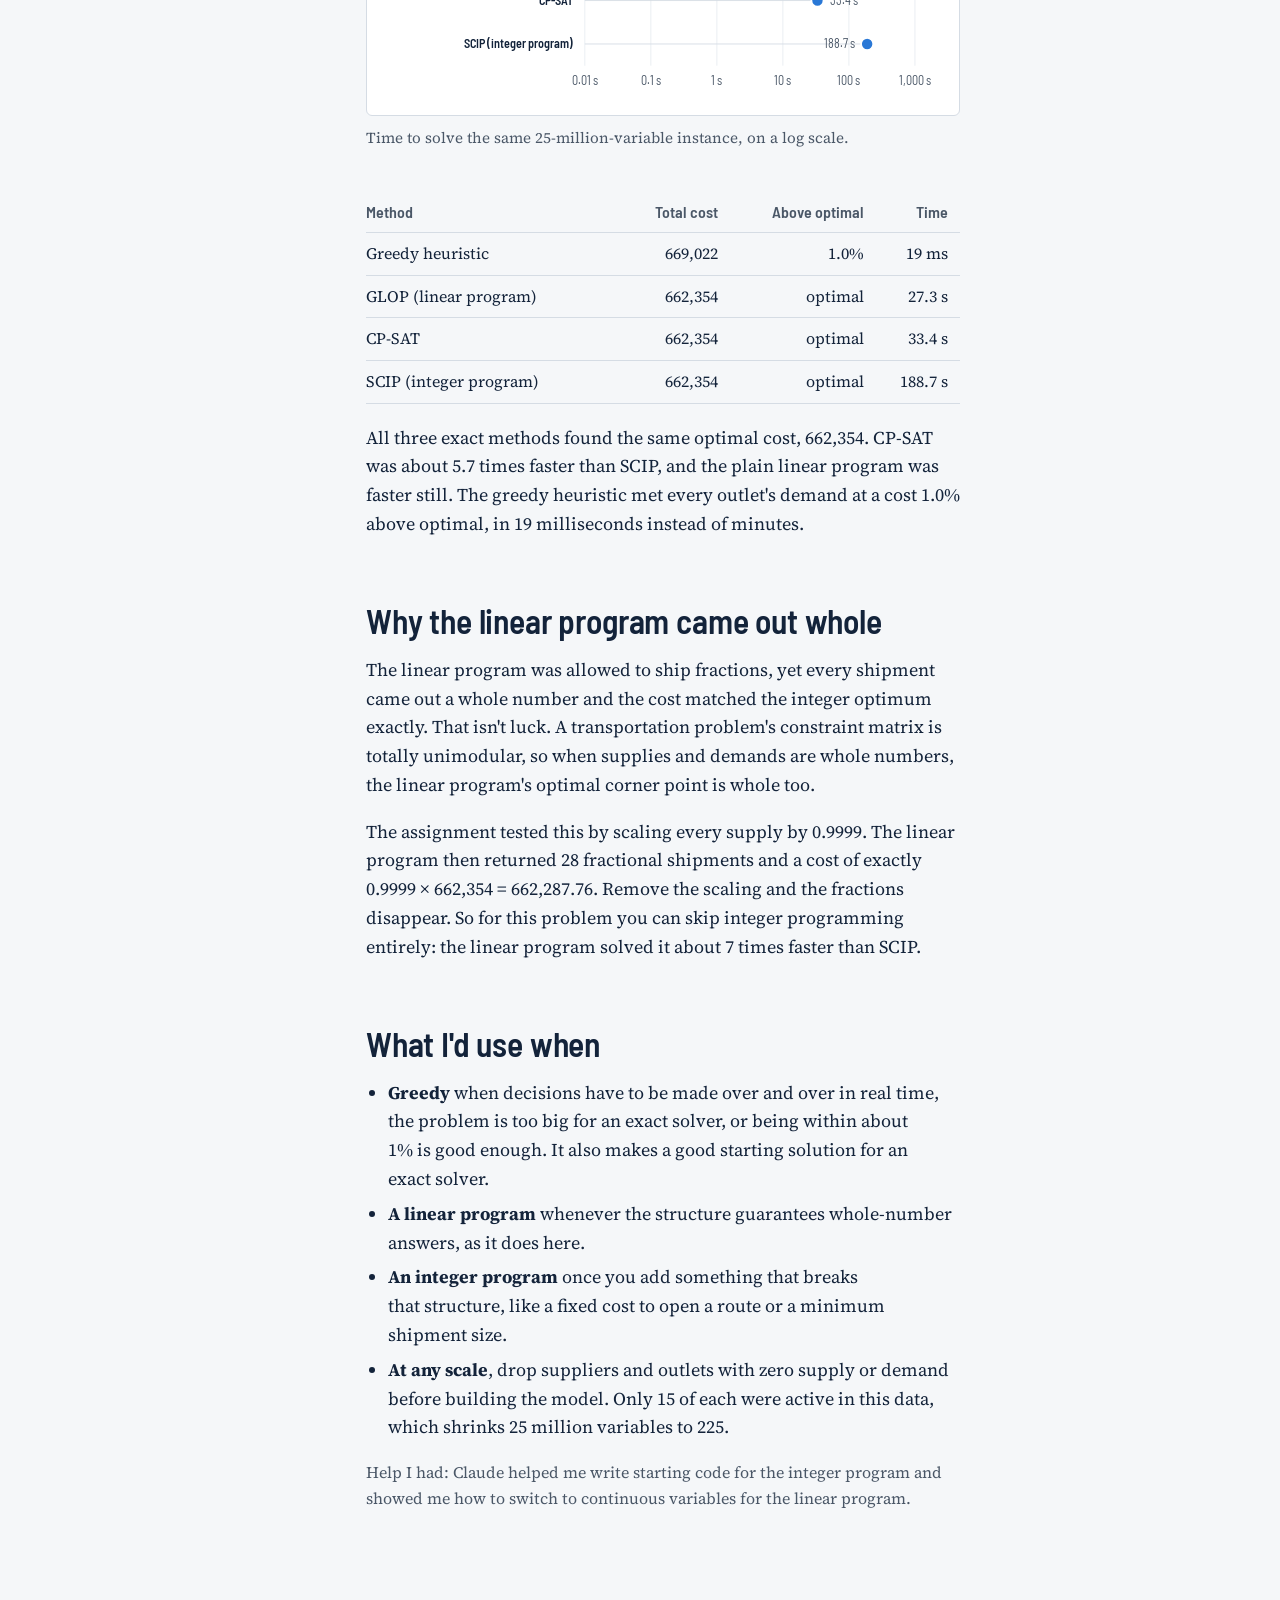
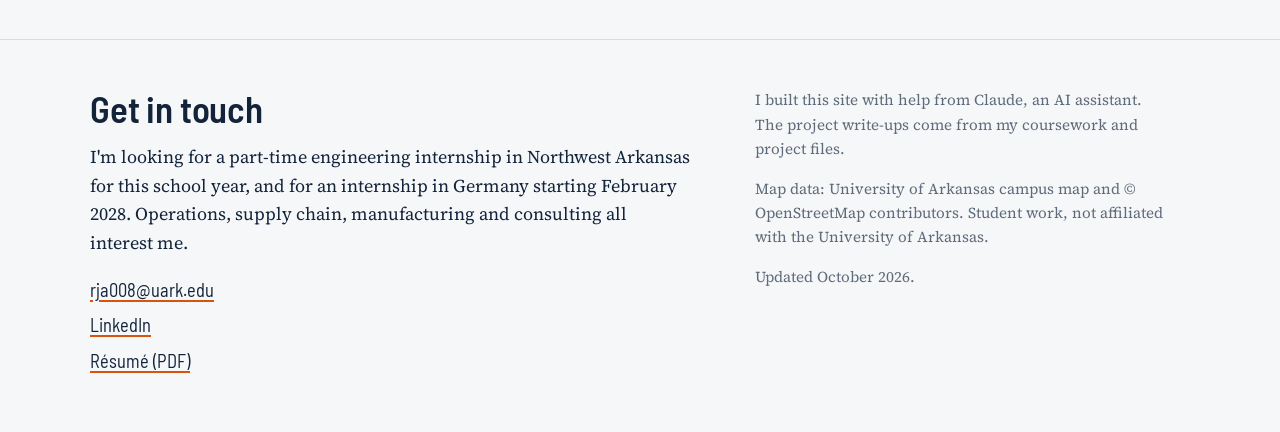
<file: transportation/index.html>
<!doctype html>
<html lang="en">
<head>
<meta charset="utf-8">
<meta name="viewport" content="width=device-width, initial-scale=1">
<title>Four Ways to Solve One Shipping Problem | Ryan Allen</title>
<meta name="description" content="One transportation problem solved four ways (SCIP, CP-SAT, a linear program and a greedy heuristic) and compared on cost and time.">
<link rel="canonical" href="https://ryanallen2004.github.io/transportation/">
<meta property="og:type" content="website">
<meta property="og:title" content="Four Ways to Solve One Shipping Problem | Ryan Allen">
<meta property="og:description" content="One transportation problem solved four ways (SCIP, CP-SAT, a linear program and a greedy heuristic) and compared on cost and time.">
<meta property="og:url" content="https://ryanallen2004.github.io/transportation/">
<meta property="og:image" content="https://ryanallen2004.github.io/og.png">
<meta property="og:image:width" content="1200">
<meta property="og:image:height" content="630">
<meta name="twitter:card" content="summary_large_image">
<meta name="theme-color" content="#F5F7F9">
<link rel="icon" href="../favicon.svg" type="image/svg+xml">
<link rel="preconnect" href="https://fonts.googleapis.com">
<link rel="preconnect" href="https://fonts.gstatic.com" crossorigin>
<link rel="stylesheet" href="https://fonts.googleapis.com/css2?family=Barlow+Semi+Condensed:wght@500;600;700;800&family=Source+Serif+4:ital,opsz,wght@0,8..60,400;0,8..60,600;1,8..60,400&display=swap">
<link rel="stylesheet" href="../assets/site.css">
</head>
<body>
<a class="skip" href="#main">Skip to content</a>
<header class="top">
  <div class="wrap">
    <a class="brand" href="../"><svg viewBox="0 0 32 32" aria-hidden="true"><rect width="32" height="32" rx="6" fill="#13233A"/><g stroke="#F5F7F9" stroke-width="1.6" stroke-linecap="round"><path d="M16 17 8 9M16 17l9-5M16 17l-3 9M16 17l8 7"/></g><g fill="#F5F7F9"><circle cx="8" cy="9" r="2.3"/><circle cx="25" cy="12" r="2.3"/><circle cx="13" cy="26" r="2.3"/><circle cx="24" cy="24" r="2.3"/></g><circle cx="16" cy="17" r="4" fill="#FF7A33"/></svg>Ryan Allen</a>
    <nav aria-label="Main"><ul><li class=""><a href="../#projects">Projects</a></li><li class="opt"><a href="../#experience">Experience</a></li><li class="opt"><a href="../#germany">Germany</a></li><li class=""><a href="#contact">Contact</a></li><li class="cta"><a href="../assets/Ryan_Allen_Resume.pdf">Résumé</a></li></ul></nav>
  </div>
</header>
<main id="main">
<div class="case-head"><div class="wrap">
  <a class="back" href="../#projects"><span aria-hidden="true">←</span> All projects</a>
  <h1>Four ways to solve one shipping problem</h1>
  <p class="standfirst">The same transportation problem, 2,500 suppliers by 10,000 outlets, solved three exact ways and one fast way, to see what each costs in time and in quality.</p>
  <dl class="titleblock"><div class="w4"><dt>Course</dt><dd>INEG 22203 Computing Methods for Industrial Engineers II, Assignment 5</dd></div><div class="w2"><dt>Term</dt><dd>Fall 2026</dd></div><div class="w2"><dt>Work</dt><dd>Individual</dd></div><div class="w4"><dt>Tools</dt><dd>Java, Google OR-Tools (SCIP, CP-SAT, GLOP)</dd></div></dl>
</div></div>
<div class="wrap case">
  <nav class="toc" aria-label="On this page"><h2>On this page</h2><ol><li><a href="#problem">The problem</a></li><li><a href="#methods">Four methods</a></li><li><a href="#results">Results</a></li><li><a href="#why">Why the linear program came out whole</a></li><li><a href="#when">What I'd use when</a></li></ol></nav>
  <div class="prose"><section id="problem" aria-labelledby="problem-h"><h2 id="problem-h">The problem</h2>
<p>Ship goods from 2,500 supply points to 10,000 outlets at the lowest total cost, with whole-number shipping costs from 1 to 20 per unit. Every supplier-to-outlet pair is a variable, so the full model has 25 million of them, although only 15 suppliers and 15 outlets actually had anything to ship (more on that under <a href="#when">What I'd use when</a>). I solved the same full instance four ways and timed only the solving, not the data generation.</p></section><section id="methods" aria-labelledby="methods-h"><h2 id="methods-h">Four methods</h2>
<ul>
<li><strong>SCIP</strong> treats it as an integer program and uses branch and bound: solve the linear relaxation, then branch on any variable that comes out fractional.</li>
<li><strong>CP-SAT</strong> combines constraint programming, SAT solving and local search, running several strategies in parallel. It needs integer coefficients, which this problem has.</li>
<li><strong>GLOP</strong> solves the linear program, where shipments are allowed to be fractions.</li>
<li><strong>A greedy heuristic</strong> I wrote: sort every route from cheapest to most expensive, then ship as much as possible along each one in turn (the least-cost method).</li>
</ul></section><section id="results" aria-labelledby="results-h"><h2 id="results-h">Results</h2>
<figure class="fig"><div class="frame pad"><svg class="chart" viewBox="0 0 640 244" role="img" aria-labelledby="tr-time"><title id="tr-time">Time to solve, log scale: greedy heuristic 19 milliseconds, GLOP 27.3 seconds, CP-SAT 33.4 seconds, SCIP 188.7 seconds.</title><line class="grid" x1="230.0" y1="8" x2="230.0" y2="208"/><text x="230.0" y="230" text-anchor="middle">0.01 s</text><line class="grid" x1="306.0" y1="8" x2="306.0" y2="208"/><text x="306.0" y="230" text-anchor="middle">0.1 s</text><line class="grid" x1="382.0" y1="8" x2="382.0" y2="208"/><text x="382.0" y="230" text-anchor="middle">1 s</text><line class="grid" x1="458.0" y1="8" x2="458.0" y2="208"/><text x="458.0" y="230" text-anchor="middle">10 s</text><line class="grid" x1="534.0" y1="8" x2="534.0" y2="208"/><text x="534.0" y="230" text-anchor="middle">100 s</text><line class="grid" x1="610.0" y1="8" x2="610.0" y2="208"/><text x="610.0" y="230" text-anchor="middle">1,000 s</text><line class="grid" x1="230" y1="33.0" x2="251.5" y2="33.0" style="stroke:var(--rule)"/><text class="lbl" x="216" y="38.0" text-anchor="end">Greedy heuristic</text><circle class="dot" cx="251.5" cy="33.0" r="7"/><text x="265.5" y="38.0" text-anchor="start">19 ms</text><rect class="hit" tabindex="0" x="0" y="8.0" width="640" height="50" data-tip="Greedy heuristic: 19 ms, total cost 669,022"/><line class="grid" x1="230" y1="83.0" x2="491.1" y2="83.0" style="stroke:var(--rule)"/><text class="lbl" x="216" y="88.0" text-anchor="end">GLOP (linear program)</text><circle class="dot" cx="491.1" cy="83.0" r="7"/><text x="505.1" y="88.0" text-anchor="start">27.3 s</text><rect class="hit" tabindex="0" x="0" y="58.0" width="640" height="50" data-tip="GLOP (linear program): 27.3 s, total cost 662,354"/><line class="grid" x1="230" y1="133.0" x2="497.8" y2="133.0" style="stroke:var(--rule)"/><text class="lbl" x="216" y="138.0" text-anchor="end">CP-SAT</text><circle class="dot" cx="497.8" cy="133.0" r="7"/><text x="511.8" y="138.0" text-anchor="start">33.4 s</text><rect class="hit" tabindex="0" x="0" y="108.0" width="640" height="50" data-tip="CP-SAT: 33.4 s, total cost 662,354"/><line class="grid" x1="230" y1="183.0" x2="555.0" y2="183.0" style="stroke:var(--rule)"/><text class="lbl" x="216" y="188.0" text-anchor="end">SCIP (integer program)</text><circle class="dot" cx="555.0" cy="183.0" r="7"/><text x="541.0" y="188.0" text-anchor="end">188.7 s</text><rect class="hit" tabindex="0" x="0" y="158.0" width="640" height="50" data-tip="SCIP (integer program): 188.7 s, total cost 662,354"/></svg></div>
<figcaption>Time to solve the same 25-million-variable instance, on a log scale.</figcaption></figure>
<div class="tablewrap"><table class="data"><thead><tr><th>Method</th><th class="n">Total cost</th><th class="n">Above optimal</th><th class="n">Time</th></tr></thead><tbody><tr><td>Greedy heuristic</td><td class="n">669,022</td><td class="n">1.0%</td><td class="n">19 ms</td></tr><tr><td>GLOP (linear program)</td><td class="n">662,354</td><td class="n">optimal</td><td class="n">27.3 s</td></tr><tr><td>CP-SAT</td><td class="n">662,354</td><td class="n">optimal</td><td class="n">33.4 s</td></tr><tr><td>SCIP (integer program)</td><td class="n">662,354</td><td class="n">optimal</td><td class="n">188.7 s</td></tr></tbody></table></div>
<p>All three exact methods found the same optimal cost, 662,354. CP-SAT was about 5.7 times faster than SCIP, and the plain linear program was faster still. The greedy heuristic met every outlet's demand at a cost 1.0% above optimal, in 19 milliseconds instead of minutes.</p></section><section id="why" aria-labelledby="why-h"><h2 id="why-h">Why the linear program came out whole</h2>
<p>The linear program was allowed to ship fractions, yet every shipment came out a whole number and the cost matched the integer optimum exactly. That isn't luck. A transportation problem's constraint matrix is totally unimodular, so when supplies and demands are whole numbers, the linear program's optimal corner point is whole too.</p>
<p>The assignment tested this by scaling every supply by 0.9999. The linear program then returned 28 fractional shipments and a cost of exactly 0.9999 × 662,354 = 662,287.76. Remove the scaling and the fractions disappear. So for this problem you can skip integer programming entirely: the linear program solved it about 7 times faster than SCIP.</p></section><section id="when" aria-labelledby="when-h"><h2 id="when-h">What I'd use when</h2>
<ul>
<li><strong>Greedy</strong> when decisions have to be made over and over in real time, the problem is too big for an exact solver, or being within about 1% is good enough. It also makes a good starting solution for an exact solver.</li>
<li><strong>A linear program</strong> whenever the structure guarantees whole-number answers, as it does here.</li>
<li><strong>An integer program</strong> once you add something that breaks that structure, like a fixed cost to open a route or a minimum shipment size.</li>
<li><strong>At any scale</strong>, drop suppliers and outlets with zero supply or demand before building the model. Only 15 of each were active in this data, which shrinks 25 million variables to 225.</li>
</ul>
<p class="note">Help I had: Claude helped me write starting code for the integer program and showed me how to switch to continuous variables for the linear program.</p></section></div>
</div>
</main>
<footer class="foot" id="contact">
  <div class="wrap">
    <div>
      <h2>Get in touch</h2>
      <p>I'm looking for a part-time engineering internship in Northwest Arkansas for this school year, and for an internship in Germany starting February 2028. Operations, supply chain, manufacturing and consulting all interest me.</p>
      <ul class="contact">
        <li><a href="mailto:rja008@uark.edu">rja008@uark.edu</a></li>
        <li><a href="https://www.linkedin.com/in/ryan-allen-693738390">LinkedIn</a></li>
        <li><a href="../assets/Ryan_Allen_Resume.pdf">Résumé (PDF)</a></li>
      </ul>
    </div>
    <div class="fine">
      <p>I built this site with help from Claude, an AI assistant. The project write-ups come from my coursework and project files.</p>
      <p>Map data: University of Arkansas campus map and © OpenStreetMap contributors. Student work, not affiliated with the University of Arkansas.</p>
      <p>Updated October 2026.</p>
    </div>
  </div>
</footer>
<script src="../assets/site.js" defer></script>
</body>
</html>
</file>
<file: assets/site.css>
/* Ryan Allen portfolio
   Type: Barlow Semi Condensed (a DIN-style industrial grotesque) for headings and UI,
   Source Serif 4 for reading and math. Palette: drafting-film white, navy ink, safety orange. */

:root {
  color-scheme: light;
  --paper: #F5F7F9;
  --surface: #FFFFFF;
  --ink: #13233A;
  --ink-2: #4A5767;
  --ink-3: #5F6B7A;
  --rule: #D5DCE4;
  --rule-soft: #E7ECF1;
  --signal: #D9530E;
  --signal-text: #B5440A;
  --focus: #1F6FD1;

  --map-bg: #EEF2F5;
  --map-bld: #DBE1E8;
  --map-road: #FFFFFF;
  --map-road-major: #C6CFD9;
  --map-green: #DEE9DC;
  --lot: #BCC8D4;
  --lot-cand: #8A9DB2;

  --series-1: #2a78d6;
  --series-3: #1baf7a;
  --neutral-mark: #A9B4C0;

  --display: "Barlow Semi Condensed", "DIN Alternate", "Arial Narrow", sans-serif;
  --text: "Source Serif 4", "Iowan Old Style", Georgia, serif;
  --measure: 66ch;
  --gutter: clamp(16px, 4vw, 40px);
  --max: 1180px;
}


*, *::before, *::after { box-sizing: border-box; }
html { -webkit-text-size-adjust: 100%; text-size-adjust: 100%; scroll-padding-top: 80px; }
body {
  margin: 0;
  background: var(--paper);
  color: var(--ink);
  font-family: var(--text);
  font-size: 1.125rem;
  line-height: 1.6;
  font-optical-sizing: auto;
  overflow-x: hidden;
}
img, svg { max-width: 100%; }
img { height: auto; display: block; }

a { color: inherit; text-decoration-color: var(--signal); text-decoration-thickness: 2px; text-underline-offset: 3px; }
a:hover { color: var(--signal-text); }
:focus-visible { outline: 3px solid var(--focus); outline-offset: 3px; border-radius: 2px; }

h1, h2, h3, h4 { font-family: var(--display); font-weight: 600; line-height: 1.1; letter-spacing: -0.005em; margin: 0; text-wrap: balance; }
h2 { font-size: clamp(1.9rem, 3.4vw, 2.5rem); }
h3 { font-size: 1.5rem; }
h4 { font-size: 1.2rem; }
p { margin: 0 0 1em; }
p, li { text-wrap: pretty; }

.wrap { max-width: var(--max); margin: 0 auto; padding: 0 var(--gutter); }
.skip { position: absolute; left: -999px; top: 8px; background: var(--ink); color: var(--paper); padding: 8px 12px; z-index: 10; font-family: var(--display); }
.skip:focus { left: 8px; }

/* ---- Top bar ---- */
.top { border-bottom: 1px solid var(--rule); background: var(--paper); position: sticky; top: 0; z-index: 5; }
.top .wrap { display: flex; align-items: center; justify-content: space-between; gap: 16px; min-height: 60px; }
.brand { font-family: var(--display); font-weight: 700; font-size: 1.25rem; text-decoration: none; letter-spacing: 0.01em; display: inline-flex; align-items: center; gap: 10px; }
.brand svg { width: 26px; height: 26px; flex: none; }
.top nav ul { list-style: none; display: flex; gap: clamp(12px, 2.4vw, 28px); margin: 0; padding: 0; font-family: var(--display); font-weight: 500; font-size: 1.05rem; }
.top nav a { text-decoration: none; color: var(--ink-2); }
.top nav a:hover, .top nav a[aria-current="page"] { color: var(--ink); text-decoration: underline; text-decoration-color: var(--signal); }
@media (max-width: 640px) {
  .top nav .opt { display: none; }
}

/* ---- Buttons ---- */
.actions { display: flex; flex-wrap: wrap; gap: 10px; margin-top: 28px; }
.elsewhere { font-family: var(--display); font-size: 1.08rem; color: var(--ink-2); margin: 16px 0 0; }
.elsewhere a { color: var(--ink); font-weight: 600; }
.btn {
  font-family: var(--display); font-weight: 600; font-size: 1.05rem;
  display: inline-flex; align-items: center; gap: 8px;
  padding: 10px 16px; border-radius: 4px; text-decoration: none;
  border: 1.5px solid var(--ink); color: var(--ink); background: transparent;
  min-height: 44px;
}
.btn svg { width: 18px; height: 18px; flex: none; }
.btn.primary { background: var(--ink); color: var(--paper); }
.btn:hover { border-color: var(--signal); color: var(--ink); }
.btn.primary:hover { background: var(--signal); border-color: var(--signal); color: #fff; }

/* ---- Hero ---- */
.hero { padding: clamp(32px, 6vw, 72px) 0 clamp(40px, 6vw, 80px); }
.hero .wrap { display: grid; grid-template-columns: minmax(0, 5fr) minmax(0, 7fr); gap: clamp(28px, 4vw, 56px); align-items: start; }
.hero h1 { font-size: clamp(3.4rem, 8.5vw, 6.4rem); font-weight: 700; line-height: 0.9; letter-spacing: -0.02em; margin-bottom: 24px; }
.hero h1 span { display: block; }
.lead { font-size: 1.3rem; line-height: 1.5; max-width: 34ch; margin-bottom: 14px; }
.hero .sub { color: var(--ink-2); max-width: 38ch; }
@media (max-width: 900px) {
  .hero .wrap { grid-template-columns: minmax(0, 1fr); }
}

/* ---- Facility-location map ---- */
.solver { margin: 0; }
.solver-frame { position: relative; background: var(--map-bg); border: 1px solid var(--rule); border-radius: 6px; overflow: hidden; aspect-ratio: 2200 / 2150; }
.solver-frame svg { display: block; width: 100%; height: 100%; }
.m-green { fill: var(--map-green); }
.m-bld { fill: var(--map-bld); }
.m-road { fill: none; stroke: var(--map-road); stroke-linecap: round; stroke-linejoin: round; }
.m-road-major { fill: none; stroke: var(--map-road-major); stroke-linecap: round; stroke-linejoin: round; }
.lot { fill: var(--lot); stroke: none; }
.lot.cand { fill: var(--lot-cand); cursor: help; }
.lot.open { fill: var(--signal); }
.solver .assign { fill: none; stroke: var(--signal); stroke-width: 1.4; opacity: 0.85; vector-effect: non-scaling-stroke; stroke-linecap: round; }
.solver .dem { fill: var(--ink); stroke: var(--map-bg); stroke-width: 1.5; vector-effect: non-scaling-stroke; }
.solver .hub { fill: var(--signal); stroke: var(--map-bg); stroke-width: 2; vector-effect: non-scaling-stroke; }
.solver .scale line { stroke: var(--ink); stroke-width: 2; vector-effect: non-scaling-stroke; }
.solver .scale text, .solver .north text { font-family: var(--display); font-size: 58px; fill: var(--ink-2); font-weight: 600; }
.solver .north path { fill: var(--ink-2); }

.solver-controls { display: flex; flex-wrap: wrap; align-items: center; justify-content: space-between; gap: 12px 24px; margin-top: 14px; }
.kpick { display: flex; flex-wrap: wrap; align-items: center; gap: 8px 12px; font-family: var(--display); font-weight: 500; }
.kpick .seg { flex: none; }
.kpick .seg { display: inline-flex; border: 1.5px solid var(--ink); border-radius: 4px; overflow: hidden; }
.kpick button {
  font: inherit; font-weight: 600; min-width: 40px; min-height: 40px; border: 0; background: transparent; color: var(--ink); cursor: pointer;
  border-left: 1px solid var(--rule);
}
.kpick button:first-child { border-left: 0; }
.kpick button[aria-checked="true"] { background: var(--ink); color: var(--paper); }
.kpick button:focus-visible { outline-offset: -3px; }
.readout { font-family: var(--display); font-size: 1.1rem; margin: 0; }
.readout strong { font-weight: 700; font-size: 1.6rem; font-variant-numeric: tabular-nums; }
.solver figcaption { margin-top: 12px; font-size: 0.95rem; color: var(--ink-2); max-width: 70ch; }
.solver .opened { font-family: var(--display); color: var(--ink-2); font-size: 1rem; margin: 4px 0 0; min-height: 1.5em; }

.lot.g-c { fill: var(--series-1); }
.lot.g-f { fill: var(--series-3); }
.lot.g-o { fill: var(--neutral-mark); }
.mapbox { background: var(--map-bg); aspect-ratio: 3240 / 2610; }
.mapbox svg { display: block; width: 100%; height: 100%; }
.lot.g-c, .lot.g-f, .lot.g-o { stroke: var(--map-bg); stroke-width: 3; }
.thumb .lot.g-c { stroke: var(--series-1); stroke-width: 10; stroke-linejoin: round; }
.thumb .lot.g-f { stroke: var(--series-3); stroke-width: 10; stroke-linejoin: round; }
.thumb .lot.g-o { stroke: var(--neutral-mark); stroke-width: 6; stroke-linejoin: round; }

/* ---- Sections ---- */
.section { padding: clamp(48px, 7vw, 88px) 0; border-top: 1px solid var(--rule); }
.section-head { display: grid; grid-template-columns: minmax(0, 4fr) minmax(0, 8fr); gap: 24px 56px; margin-bottom: 36px; align-items: end; }
.section-head p { color: var(--ink-2); margin: 0; max-width: 60ch; }
@media (max-width: 900px) { .section-head { grid-template-columns: 1fr; } }

/* ---- Project index ---- */
.work { list-style: none; margin: 0; padding: 0; }
.work > li { display: grid; grid-template-columns: minmax(0, 5fr) minmax(0, 7fr); gap: 20px clamp(24px, 4vw, 56px); padding: 32px 0; border-top: 1px solid var(--rule-soft); }
.work > li:first-child { border-top: 0; padding-top: 0; }
.work .thumb { display: block; background: var(--surface); border: 1px solid var(--rule); border-radius: 6px; overflow: hidden; aspect-ratio: 16 / 10; }
.work .thumb img, .work .thumb svg { width: 100%; height: 100%; object-fit: cover; object-position: left top; }
.work h3 { font-size: clamp(1.5rem, 2.4vw, 1.9rem); margin-bottom: 6px; }
.work h3 a { text-decoration: none; }
.work h3 a:hover { text-decoration: underline; text-decoration-color: var(--signal); }
.meta { font-family: var(--display); color: var(--ink-2); font-size: 1.02rem; margin: 0 0 12px; }
.work p { max-width: 60ch; }
.result { border-left: 3px solid var(--signal); padding-left: 14px; }
.more { font-family: var(--display); font-weight: 600; font-size: 1.05rem; }
@media (max-width: 760px) { .work > li { grid-template-columns: 1fr; } }

/* ---- Germany ---- */
.de { display: grid; grid-template-columns: minmax(0, 7fr) minmax(0, 5fr); gap: 32px clamp(24px, 5vw, 64px); }
.de .plan { list-style: none; padding: 0; margin: 24px 0 0; display: grid; gap: 0; }
.de .plan li { display: grid; grid-template-columns: 9.5rem 1fr; gap: 16px; padding: 12px 0; border-top: 1px solid var(--rule-soft); }
.de .plan .when { font-family: var(--display); font-weight: 600; }
.deutsch { background: var(--surface); border: 1px solid var(--rule); border-radius: 6px; padding: 24px; align-self: start; }
.deutsch h3 { font-size: 1.25rem; margin-bottom: 10px; }
.deutsch p:last-child { margin-bottom: 0; }
@media (max-width: 900px) { .de { grid-template-columns: 1fr; } .de .plan li { grid-template-columns: 1fr; gap: 2px; } }

/* ---- Experience ---- */
.jobs { list-style: none; padding: 0; margin: 0; }
.jobs > li { display: grid; grid-template-columns: minmax(0, 4fr) minmax(0, 8fr); gap: 8px clamp(24px, 4vw, 56px); padding: 22px 0; border-top: 1px solid var(--rule-soft); }
.jobs > li:first-child { border-top: 0; padding-top: 0; }
.jobs h3 { font-size: 1.3rem; }
.jobs .org { font-family: var(--display); color: var(--ink-2); font-size: 1.05rem; margin: 2px 0 0; }
.jobs .when { font-family: var(--display); color: var(--ink-3); font-size: 1rem; margin: 2px 0 0; font-variant-numeric: tabular-nums; }
.jobs ul { margin: 0; padding-left: 1.1em; list-style: disc; }
.jobs li li { margin-bottom: 4px; }
@media (max-width: 760px) { .jobs > li { grid-template-columns: 1fr; } }

/* ---- Skills ---- */
.skills { display: grid; grid-template-columns: repeat(auto-fit, minmax(240px, 1fr)); gap: 28px clamp(24px, 4vw, 48px); }
.skills h3 { font-size: 1.2rem; margin-bottom: 8px; }
.skills ul { margin: 0; padding-left: 1.1em; }
.courses { list-style: none; padding: 0; margin: 40px 0 0; }
.courses li { display: grid; grid-template-columns: minmax(0, 4fr) minmax(0, 8fr); gap: 4px clamp(24px, 4vw, 56px); padding: 12px 0; border-top: 1px solid var(--rule-soft); }
.courses .c { font-family: var(--display); font-weight: 600; }
.courses .c small { display: block; font-weight: 500; color: var(--ink-3); font-size: 0.95rem; }
@media (max-width: 760px) { .courses li { grid-template-columns: 1fr; } }

/* ---- Footer ---- */
.foot { border-top: 1px solid var(--rule); padding: 48px 0 56px; }
.foot .wrap { display: grid; grid-template-columns: minmax(0, 7fr) minmax(0, 5fr); gap: 28px 56px; }
.foot h2 { font-size: clamp(1.8rem, 3vw, 2.3rem); margin-bottom: 14px; }
.foot .contact { list-style: none; padding: 0; margin: 0; font-family: var(--display); font-size: 1.15rem; display: grid; gap: 6px; }
.foot .fine { color: var(--ink-3); font-size: 0.95rem; }
@media (max-width: 760px) { .foot .wrap { grid-template-columns: 1fr; } }

/* ---- Case study pages ---- */
.case-head { padding: clamp(32px, 5vw, 64px) 0 32px; }
.back { font-family: var(--display); font-weight: 500; color: var(--ink-2); text-decoration: none; display: inline-block; margin-bottom: 20px; }
.back:hover { color: var(--ink); text-decoration: underline; text-decoration-color: var(--signal); }
.case-head h1 { font-size: clamp(2.6rem, 6vw, 4.4rem); font-weight: 700; line-height: 0.95; letter-spacing: -0.015em; margin-bottom: 18px; max-width: 18ch; }
.standfirst { font-size: 1.3rem; line-height: 1.5; max-width: 58ch; color: var(--ink); }

/* Title block, after the one on an engineering drawing */
.titleblock { display: grid; grid-template-columns: repeat(6, minmax(0, 1fr)); border: 1.5px solid var(--ink); border-radius: 2px; margin: 32px 0 0; background: var(--surface); }
.titleblock > div { padding: 10px 14px 12px; border-right: 1px solid var(--rule); border-bottom: 1px solid var(--rule); }
.titleblock dt { font-family: var(--display); font-weight: 500; font-size: 0.92rem; color: var(--ink-3); margin: 0 0 2px; }
.titleblock dd { margin: 0; font-family: var(--display); font-weight: 600; font-size: 1.08rem; line-height: 1.3; }
.titleblock dd a { font-weight: 600; }
.titleblock .w2 { grid-column: span 2; }
.titleblock .w3 { grid-column: span 3; }
.titleblock .w4 { grid-column: span 4; }
.titleblock .w6 { grid-column: span 6; }
@media (max-width: 760px) {
  .titleblock { grid-template-columns: minmax(0, 1fr) minmax(0, 1fr); }
  .titleblock > div, .titleblock .w2, .titleblock .w3, .titleblock .w4, .titleblock .w6 { grid-column: span 2; }
  .titleblock .half { grid-column: span 1; }
}

.case { display: grid; grid-template-columns: 220px minmax(0, 1fr); gap: 56px; padding-top: 24px; padding-bottom: 72px; }
.toc { position: sticky; top: 84px; align-self: start; font-family: var(--display); }
.toc h2 { font-size: 1rem; font-weight: 600; color: var(--ink-3); margin-bottom: 10px; }
.toc ol { list-style: none; padding: 0; margin: 0; border-left: 2px solid var(--rule); }
.toc a { display: block; padding: 5px 0 5px 14px; margin-left: -2px; border-left: 2px solid transparent; text-decoration: none; color: var(--ink-2); line-height: 1.3; }
.toc a:hover { color: var(--ink); }
.toc a.on { border-left-color: var(--signal); color: var(--ink); }
@media (max-width: 960px) { .case { grid-template-columns: minmax(0, 1fr); gap: 0; } .toc { display: none; } }
.prose { min-width: 0; }

.prose { max-width: var(--measure); }
.prose > section { margin-bottom: 56px; }
.prose h2 { font-size: clamp(1.7rem, 3vw, 2.1rem); margin: 0 0 16px; padding-top: 8px; }
.prose h3 { font-size: 1.3rem; margin: 28px 0 8px; }
.prose ul, .prose ol { padding-left: 1.2em; margin: 0 0 1em; }
.prose li { margin-bottom: 6px; }
.prose .wide { max-width: none; width: min(100%, 860px); }
.note { color: var(--ink-2); font-size: 1rem; }
.callout { border-left: 3px solid var(--signal); padding: 2px 0 2px 16px; margin: 0 0 1.2em; }

figure.fig { margin: 28px 0; }
figure.fig .frame { background: var(--surface); border: 1px solid var(--rule); border-radius: 6px; overflow: hidden; }
figure.fig .frame.pad { padding: 18px 18px 10px; }
figure.fig figcaption { font-size: 0.95rem; color: var(--ink-2); margin-top: 10px; }
.pair { display: grid; grid-template-columns: 1fr 1fr; gap: 16px; }
@media (max-width: 700px) { .pair { grid-template-columns: 1fr; } }

/* Math: serif italics for variables, like a textbook */
.model { background: var(--surface); border: 1px solid var(--rule); border-radius: 6px; padding: 18px 20px; margin: 20px 0 24px; overflow-x: auto; }
.model .row { display: grid; grid-template-columns: 7.5rem minmax(12rem, 20rem) minmax(0, 1fr); gap: 4px 20px; padding: 6px 0; align-items: baseline; }
.model .k { font-family: var(--display); font-weight: 600; color: var(--ink-2); }
.model .e { font-family: var(--text); font-size: 1.12rem; }
.model .c { color: var(--ink-2); font-size: 0.98rem; }
.model var, var { font-style: italic; font-family: var(--text); }
@media (max-width: 640px) { .model .row { grid-template-columns: 1fr; gap: 0; padding: 8px 0; } .model .e { white-space: normal; } }

table.data { border-collapse: collapse; width: 100%; font-size: 1rem; margin: 12px 0 20px; font-variant-numeric: tabular-nums; }
table.data th, table.data td { text-align: left; padding: 8px 12px 8px 0; border-bottom: 1px solid var(--rule); vertical-align: top; }
table.data th { font-family: var(--display); font-weight: 600; color: var(--ink-2); }
table.data td.n, table.data th.n { text-align: right; }
table.data tr.hl td { font-weight: 600; }
.tablewrap { overflow-x: auto; }
details.numbers { margin-top: 8px; font-size: 0.98rem; }
details.numbers summary { cursor: pointer; font-family: var(--display); font-weight: 600; color: var(--ink-2); }

/* Charts */
.chart text { font-family: var(--display); fill: var(--ink-2); font-size: 14px; }
.chart .lbl { fill: var(--ink); font-weight: 600; }
.chart .grid { stroke: var(--rule-soft); stroke-width: 1; }
.chart .axis { stroke: var(--rule); stroke-width: 1; }
.chart .bar { fill: var(--series-1); }
.chart .bar.muted { fill: var(--neutral-mark); }
.chart .line { fill: none; stroke: var(--series-1); stroke-width: 2; stroke-linejoin: round; stroke-linecap: round; }
.chart .dot { fill: var(--series-1); stroke: var(--surface); stroke-width: 2; }
.chart .hit { fill: transparent; cursor: default; }
.chart .hit:focus-visible { outline: none; stroke: var(--focus); stroke-width: 2; }
.legend { display: flex; flex-wrap: wrap; gap: 6px 18px; list-style: none; padding: 0; margin: 10px 0 0; font-family: var(--display); font-size: 0.98rem; color: var(--ink-2); }
.legend span.sw { display: inline-block; width: 12px; height: 12px; border-radius: 3px; margin-right: 6px; vertical-align: -1px; }

.tip { position: fixed; z-index: 20; pointer-events: none; background: var(--ink); color: var(--paper); font-family: var(--display); font-size: 0.98rem; line-height: 1.35; padding: 7px 10px; border-radius: 4px; max-width: 260px; opacity: 0; transition: opacity 0.12s; }
.tip.show { opacity: 1; }

.teammates { list-style: none; padding: 0; margin: 0; }
.teammates li { padding: 8px 0; border-top: 1px solid var(--rule-soft); }

@media (prefers-reduced-motion: reduce) {
  *, *::before, *::after { transition: none !important; animation: none !important; }
}
@media print {
  .top, .toc, .solver-controls { display: none; }
  body { background: #fff; }
}

/* Code excerpts */
code { font-family: ui-monospace, "SF Mono", Menlo, Consolas, monospace; font-size: 0.86em; background: var(--rule-soft); padding: 1px 5px; border-radius: 3px; }
pre.code { background: var(--surface); border: 1px solid var(--rule); border-radius: 6px; padding: 16px 18px; overflow-x: auto; margin: 12px 0 20px; line-height: 1.5; }
pre.code code { background: none; padding: 0; font-size: 0.82rem; white-space: pre; }

/* Let code and models use the empty column to the right on wide screens */
@media (min-width: 1200px) {
  .prose pre.code, .prose .model { width: calc(100% + 220px); }
}

/* ---- 2026-10-14 review changes ---- */
/* Label above the name, optional headshot */
.eyebrow { font-family: var(--display); font-weight: 600; font-size: 1.08rem; letter-spacing: 0.02em; color: var(--signal-text); margin: 0 0 14px; }
.eyebrow span { white-space: nowrap; }
@media (max-width: 440px) { .eyebrow { font-size: 0.94rem; letter-spacing: 0.01em; } }
.eyebrow i { font-style: normal; color: var(--ink-3); margin-left: 6px; }
.headshot { width: 112px; height: 112px; object-fit: cover; border-radius: 6px; border: 1px solid var(--rule); margin-bottom: 22px; }

/* Map key under the hero map */
.solver-key { margin: 10px 0 0; font-size: 0.95rem; gap: 4px 16px; }
.solver-key .sw { background: var(--lot-cand); }
.solver-key .sw.dot { background: var(--ink); border-radius: 50%; width: 9px; height: 9px; vertical-align: 0; }
.solver-key .sw.open { background: var(--signal); border-radius: 50%; }
.solver-key .sw.walk { background: var(--signal); width: 16px; height: 2px; border-radius: 1px; vertical-align: 4px; }

/* Sub-headings inside a section (Course assignments, Other work) */
.subhead { font-size: 1.25rem; color: var(--ink-2); margin: 36px 0 20px; padding-top: 28px; border-top: 1px solid var(--rule); }

/* Smaller project cards for course assignments */
.work-small { list-style: none; margin: 0; padding: 0; display: grid; grid-template-columns: repeat(2, minmax(0, 1fr)); gap: 28px clamp(24px, 4vw, 48px); }
.work-small > li { display: grid; grid-template-columns: 168px minmax(0, 1fr); gap: 4px 20px; align-content: start; }
.work-small .thumb { grid-row: 1 / span 5; display: block; background: var(--surface); border: 1px solid var(--rule); border-radius: 6px; overflow: hidden; aspect-ratio: 16 / 10; align-self: start; }
.work-small .thumb svg { width: 100%; height: 100%; }
.work-small h4 { font-size: 1.3rem; margin-bottom: 4px; }
.work-small h4 a { text-decoration: none; }
.work-small h4 a:hover { text-decoration: underline; text-decoration-color: var(--signal); }
.work-small .meta { font-size: 0.98rem; margin-bottom: 8px; }
.work-small p { font-size: 1.02rem; }
@media (max-width: 1060px) { .work-small { grid-template-columns: minmax(0, 1fr); } }
@media (max-width: 560px) {
  .work-small > li { grid-template-columns: minmax(0, 1fr); }
  .work-small .thumb { display: none; }
}

/* One-line jobs */
.jobs.brief > li { padding: 14px 0; align-items: baseline; }
.jobs.brief > li:first-child { padding-top: 0; border-top: 0; }
.jobs.brief h4 { font-size: 1.15rem; }
.jobs.brief > li > p { margin: 0; }
.jobs.brief .org .when { color: var(--ink-3); white-space: nowrap; }

/* Click to enlarge */
a.zoom { display: block; position: relative; cursor: zoom-in; }
a.zoom::after {
  content: ""; position: absolute; right: 8px; bottom: 8px; width: 30px; height: 30px; border-radius: 4px;
  background: rgba(19, 35, 58, 0.82) url("data:image/svg+xml,%3Csvg xmlns='http://www.w3.org/2000/svg' viewBox='0 0 24 24' fill='none' stroke='white' stroke-width='2' stroke-linecap='round' stroke-linejoin='round'%3E%3Cpath d='M15 3h6v6M9 21H3v-6M21 3l-7 7M3 21l7-7'/%3E%3C/svg%3E") center / 16px no-repeat;
  opacity: 0.9; transition: opacity 0.15s;
}
a.zoom:hover::after, a.zoom:focus-visible::after { opacity: 1; background-color: var(--signal); }
dialog.viewer { padding: 0; border: 0; background: transparent; max-width: 96vw; max-height: 96vh; overflow: visible; }
dialog.viewer::backdrop { background: rgba(8, 14, 24, 0.86); }
dialog.viewer img { display: block; width: auto; height: auto; max-width: 96vw; max-height: 86vh; border-radius: 6px; background: #fff; }
dialog.viewer p { color: #E7ECF2; font-family: var(--display); font-size: 1rem; margin: 10px 2px 0; max-width: 80ch; }
dialog.viewer .close {
  position: absolute; top: -14px; right: -14px; width: 40px; height: 40px; border-radius: 50%; border: 0; cursor: pointer;
  background: #fff; color: #13233A; font: 600 22px/40px var(--display); text-align: center; box-shadow: 0 2px 8px rgba(0,0,0,0.3);
}
@media (max-width: 640px) { dialog.viewer .close { top: 6px; right: 6px; } }

/* ---- Option A (Ryan, 10/14): light only, map question above the map, four skill columns ---- */
.solver-head { display: flex; flex-wrap: wrap; align-items: baseline; justify-content: space-between; gap: 6px 16px; margin-bottom: 12px; }
.solver-title { font-size: clamp(1.5rem, 2.2vw, 1.7rem); line-height: 1.15; }
.solver-tag { font-family: var(--display); font-size: 0.95rem; color: var(--ink-2); margin: 0; }
.solver .solver-key { margin-top: 10px; }
.skills { grid-template-columns: repeat(4, minmax(0, 1fr)); }
@media (max-width: 1000px) { .skills { grid-template-columns: repeat(2, minmax(0, 1fr)); } }
@media (max-width: 560px) { .skills { grid-template-columns: minmax(0, 1fr); } }

/* ---- 10/14 upgrade: heavier name, résumé button,
   shaded bands, result strips, skill tags, and a richer hero demo in a raised panel ---- */
:root { --shade: #EBEFF3; --bar: #7A899B; }

.hero h1 { font-weight: 800; }
.top nav .cta a { display: inline-block; border: 1.5px solid var(--ink); border-radius: 4px; padding: 1px 11px; color: var(--ink); font-weight: 600; }
.top nav .cta a:hover { background: var(--ink); color: var(--paper); text-decoration: none; }

/* Every other home section sits on a slightly darker band */
.section.shade { background: var(--shade); }

/* Results as a strip of figures, after the title block on the project pages */
.stats { list-style: none; margin: 4px 0 20px; padding: 0; display: grid; grid-template-columns: repeat(3, minmax(0, 1fr)); max-width: 60ch;
  background: var(--surface); border: 1px solid var(--rule); border-radius: 6px; }
.work-small .stats { grid-template-columns: repeat(2, minmax(0, 1fr)); }
.stats li { min-width: 0; padding: 12px 14px 13px; border-left: 1px solid var(--rule-soft); }
.stats li:first-child { border-left: 0; }
.stats b { display: block; font-family: var(--display); font-weight: 700; font-size: clamp(1.75rem, 2.4vw, 2.2rem); line-height: 1; letter-spacing: -0.01em; color: var(--ink); }
.stats span { display: block; margin-top: 7px; font-family: var(--display); font-weight: 500; font-size: 0.97rem; line-height: 1.3; color: var(--ink-2); }
@media (max-width: 560px) {
  .stats, .work-small .stats { grid-template-columns: minmax(0, 1fr); }
  .stats li { display: grid; grid-template-columns: 4.4rem minmax(0, 1fr); gap: 12px; align-items: baseline; padding: 10px 12px; border-left: 0; border-top: 1px solid var(--rule-soft); }
  .stats li:first-child { border-top: 0; }
  .stats b { font-size: 1.6rem; }
  .stats span { margin-top: 0; }
}

/* Skills: one row per group, items as tags */
.skillrows > div { display: grid; grid-template-columns: minmax(0, 4fr) minmax(0, 8fr); gap: 10px clamp(24px, 4vw, 56px); align-items: baseline; padding: 16px 0; border-top: 1px solid var(--rule-soft); }
.skillrows > div:first-child { border-top: 0; padding-top: 0; }
.skillrows h3 { font-size: 1.2rem; }
.tags { list-style: none; margin: 0; padding: 0; display: flex; flex-wrap: wrap; gap: 8px; }
.tags li { font-family: var(--display); font-weight: 500; font-size: 1.02rem; line-height: 1.25; padding: 5px 11px; color: var(--ink);
  background: var(--surface); border: 1px solid var(--rule); border-radius: 3px; }
@media (max-width: 760px) { .skillrows > div { grid-template-columns: minmax(0, 1fr); } }

/* Hero demo: raised panel, play, pick-your-own, result and trade-off chart */
.solver.panel { background: var(--surface); border: 1px solid var(--rule); border-radius: 8px; padding: clamp(14px, 1.8vw, 22px);
  box-shadow: 0 1px 1px rgba(19, 35, 58, 0.04), 0 22px 44px -28px rgba(19, 35, 58, 0.5); }
.solver.panel .solver-frame { border-radius: 4px; }
.solver-controls { justify-content: flex-start; gap: 10px 14px; margin-top: 14px; }
.play { flex: none; display: grid; place-items: center; width: 42px; height: 42px; padding: 0; border: 0; border-radius: 50%;
  background: var(--ink); color: var(--paper); cursor: pointer; }
.play:hover { background: var(--signal); color: #fff; }
.play svg { width: 18px; height: 18px; }
.play .i-pause, .play.on .i-play { display: none; }
.play.on .i-pause { display: inline; }
.btn.small { min-height: 40px; padding: 6px 12px; font-size: 1rem; background: var(--surface); cursor: pointer; }
.solver-controls .pick { margin-left: auto; }
.solver.picking .pick { background: var(--ink); color: var(--paper); }
.solver.picking .solver-frame { cursor: crosshair; }
.solver.picking .lot.cand { cursor: pointer; }
.solver.picking .lot.cand:hover { fill: var(--ink-3); }
.solver.picking .lot.cand.open:hover { fill: var(--signal-text); }
.solver .lot.cand:focus { outline: none; }
.solver .lot.cand:focus-visible { stroke: var(--focus); stroke-width: 14; }

.solver-result { display: grid; grid-template-columns: auto minmax(0, 1fr); gap: 4px 18px; align-items: center; margin-top: 14px; padding: 12px 0;
  border-top: 1px solid var(--rule-soft); border-bottom: 1px solid var(--rule-soft); }
.avgwalk { margin: 0; min-width: 6.4rem; font-family: var(--display); }
.avgwalk strong { display: block; font-size: 2.3rem; font-weight: 700; line-height: 1; letter-spacing: -0.01em; }
.avgwalk span { display: block; margin-top: 4px; font-size: 0.95rem; color: var(--ink-2); }
.say { margin: 0; font-family: var(--display); font-size: 1.06rem; line-height: 1.35; }

.curve { margin-top: 14px; min-height: 132px; }
.curve svg { display: block; width: 100%; height: auto; overflow: visible; }
.curve text { font-family: var(--display); font-size: 13px; fill: var(--ink-2); }
.curve .ttl { font-size: 14px; font-weight: 600; }
.curve .tick.sel, .curve .val { fill: var(--ink); font-weight: 700; }
.curve .val { font-size: 14px; }
.curve .grid { stroke: var(--rule-soft); stroke-width: 1; }
.curve .base { stroke: var(--rule); stroke-width: 1; }
.curve .bar { fill: var(--bar); }
.curve .bar.on { fill: var(--signal); }
.curve .hit { fill: transparent; cursor: pointer; }
.curve .gap { stroke: var(--ink); stroke-width: 2; }
.curve .you { fill: var(--ink); stroke: var(--surface); stroke-width: 2; }
@media (max-width: 480px) {
  .kpick button { min-width: 36px; }
  .solver-controls .pick { margin-left: 0; }
  .avgwalk strong { font-size: 2rem; }
}

/* Hero buttons: one row when the column is wide enough; otherwise the résumé on top and the other two side by side */
.hero .intro { container-type: inline-size; }
.hero .actions { gap: 8px; }
.hero .actions .btn { padding: 10px 14px; justify-content: center; }
@container (max-width: 425px) {
  .hero .actions { display: grid; grid-template-columns: minmax(0, 1fr) minmax(0, 1fr); }
  .hero .actions .primary { grid-column: 1 / -1; }
}

/* Demo controls on phones: label on top, play beside the lot buttons, pick button full width */
@media (max-width: 480px) {
  .solver-controls { display: grid; grid-template-columns: auto minmax(0, 1fr); gap: 8px 10px; align-items: center; }
  .solver-controls .kpick { display: contents; }
  #k-label { grid-row: 1; grid-column: 1 / -1; color: var(--ink-2); }
  .solver-controls .play { grid-row: 2; grid-column: 1; }
  .kpick .seg { grid-row: 2; grid-column: 2; display: flex; }
  .kpick .seg button { flex: 1; min-width: 0; }
  .solver-controls .pick { grid-row: 3; grid-column: 1 / -1; justify-content: center; }
}
</file>
